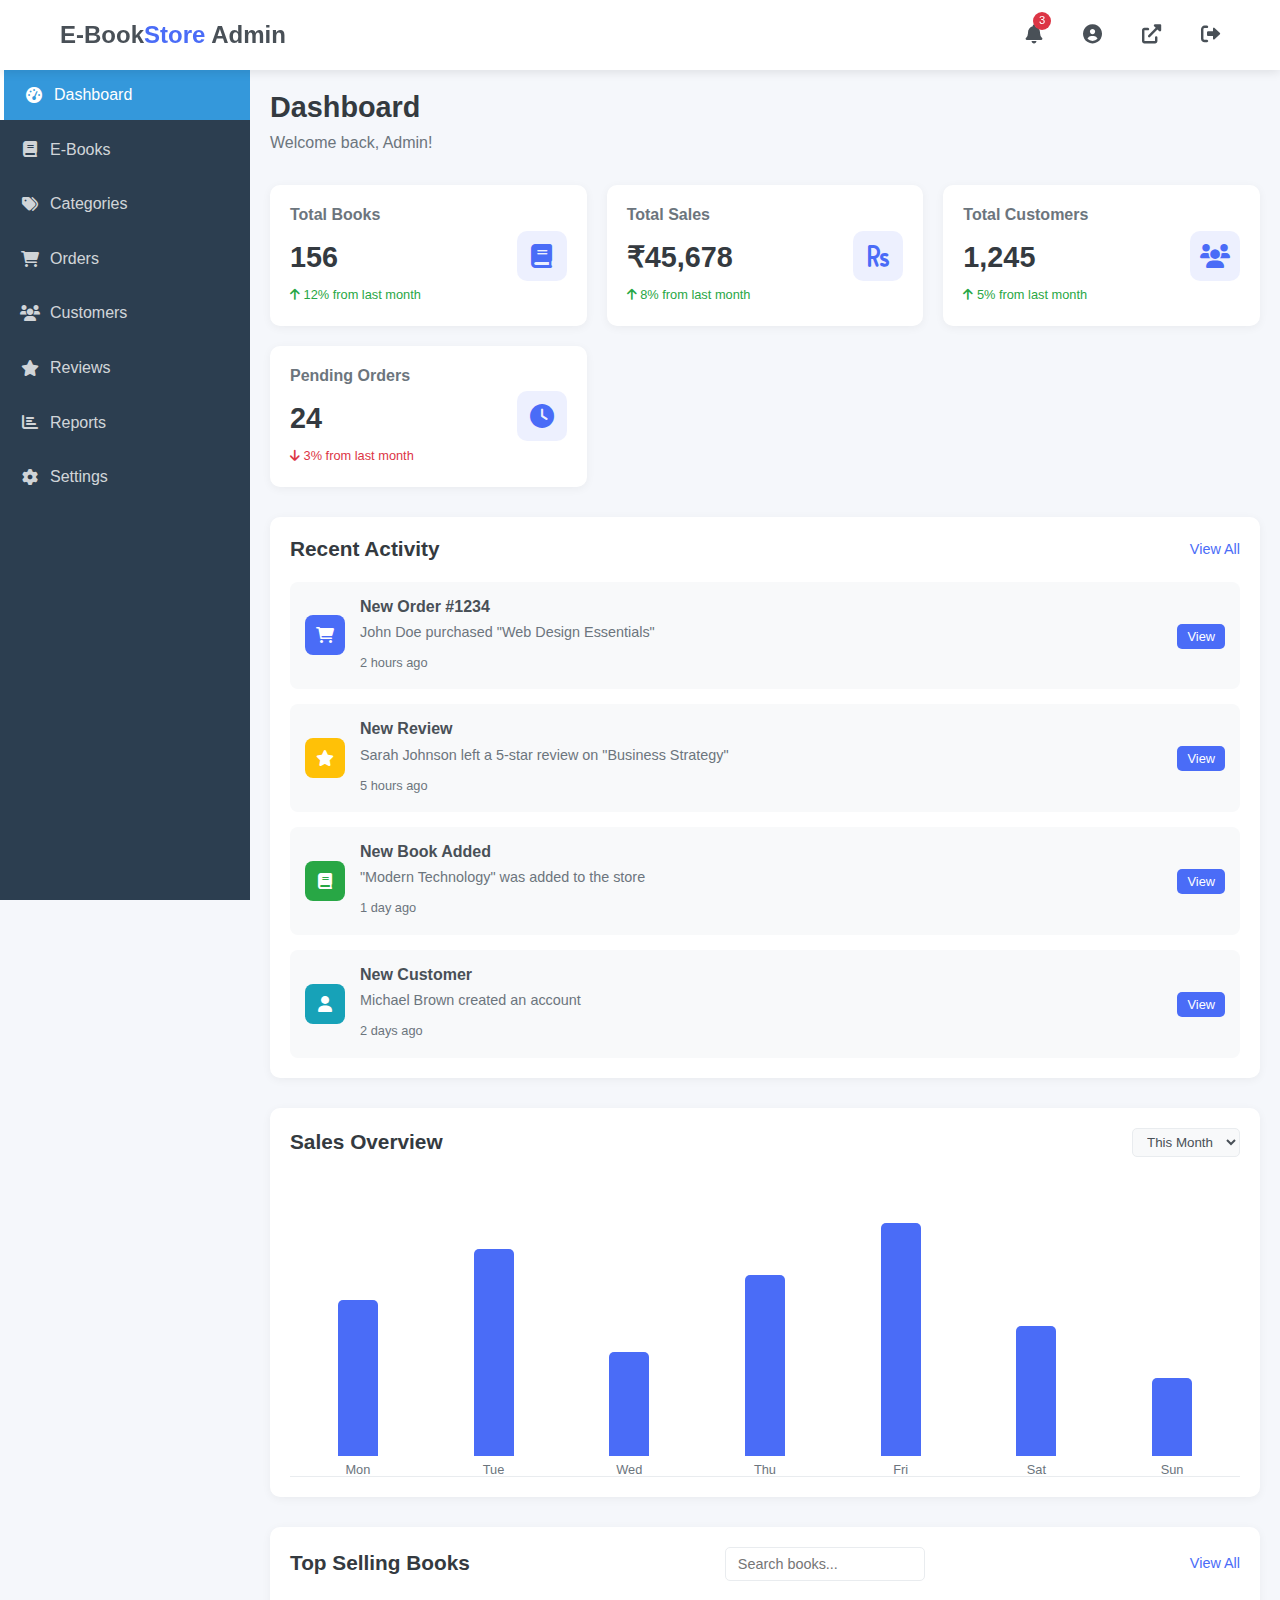
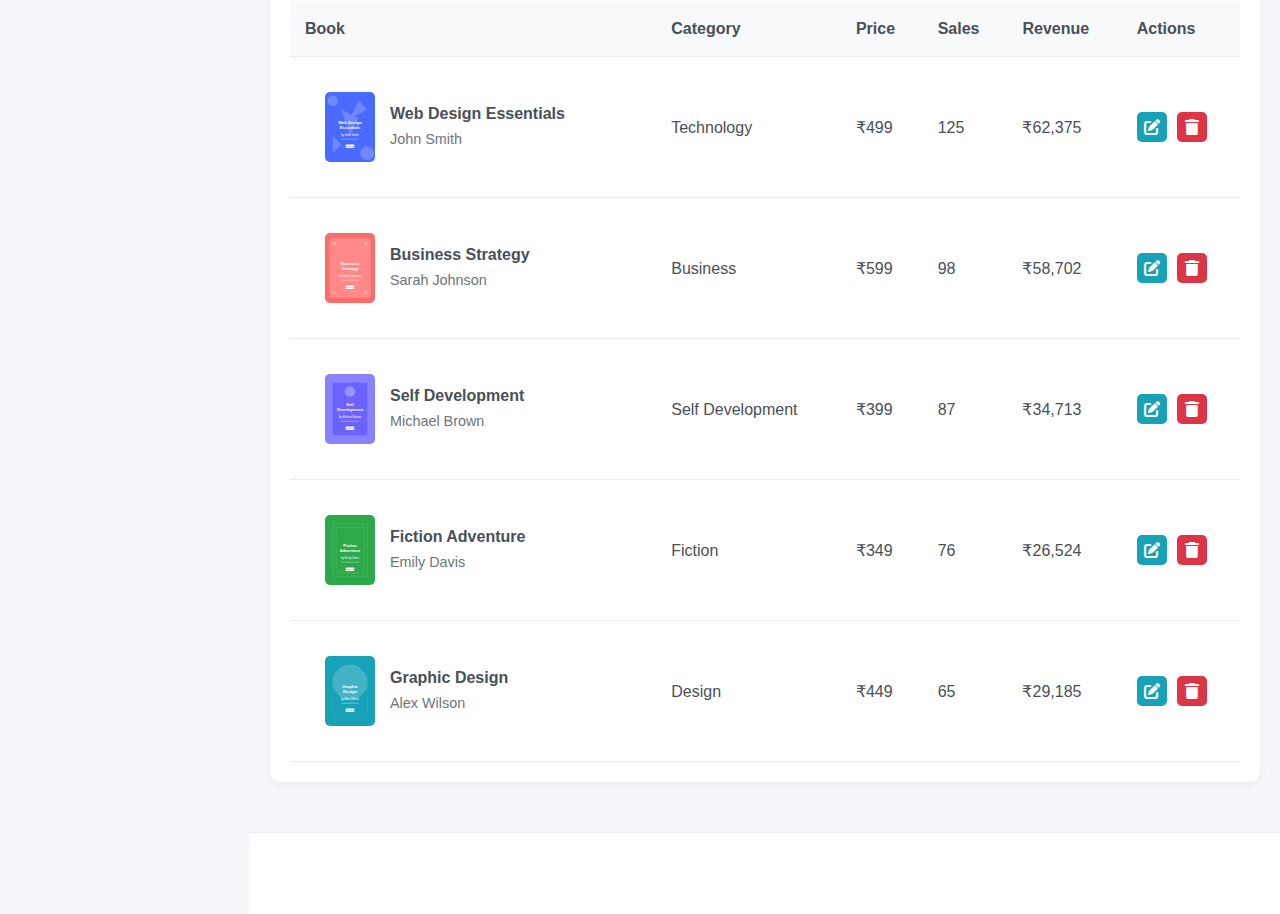
<file: admin/index.html>
<!DOCTYPE html>
<html lang="en">
<head>
    <meta charset="UTF-8">
    <meta name="viewport" content="width=device-width, initial-scale=1.0">
    <title>E-Book Store Admin Panel</title>
    <link rel="stylesheet" href="https://cdnjs.cloudflare.com/ajax/libs/font-awesome/6.0.0/css/all.min.css">
    <link rel="stylesheet" href="../css/style.css">
    <link rel="stylesheet" href="css/admin.css">
</head>
<body>
    <!-- Header -->
    <header>
        <div class="container">
            <div class="logo">
                <h1><a href="index.html">E-Book<span>Store</span> Admin</a></h1>
            </div>
            <div class="nav-icons">
                <a href="#" class="notifications">
                    <i class="fas fa-bell"></i>
                    <span class="notification-count">3</span>
                </a>
                <a href="#" class="admin-profile">
                    <i class="fas fa-user-circle"></i>
                </a>
                <a href="../index.html" class="view-site">
                    <i class="fas fa-external-link-alt"></i>
                </a>
                <a href="#" class="logout-btn">
                    <i class="fas fa-sign-out-alt"></i>
                </a>
            </div>
        </div>
    </header>

    <!-- Admin Dashboard -->
    <div class="admin-dashboard">
        <!-- Sidebar -->
        <div class="sidebar">
            <nav class="sidebar-nav">
                <ul>
                    <li class="active">
                        <a href="index.html">
                            <i class="fas fa-tachometer-alt"></i>
                            <span>Dashboard</span>
                        </a>
                    </li>
                    <li>
                        <a href="books.html">
                            <i class="fas fa-book"></i>
                            <span>E-Books</span>
                        </a>
                    </li>
                    <li>
                        <a href="categories.html">
                            <i class="fas fa-tags"></i>
                            <span>Categories</span>
                        </a>
                    </li>
                    <li>
                        <a href="orders.html">
                            <i class="fas fa-shopping-cart"></i>
                            <span>Orders</span>
                        </a>
                    </li>
                    <li>
                        <a href="customers.html">
                            <i class="fas fa-users"></i>
                            <span>Customers</span>
                        </a>
                    </li>
                    <li>
                        <a href="reviews.html">
                            <i class="fas fa-star"></i>
                            <span>Reviews</span>
                        </a>
                    </li>
                    <li>
                        <a href="reports.html">
                            <i class="fas fa-chart-bar"></i>
                            <span>Reports</span>
                        </a>
                    </li>
                    <li>
                        <a href="settings.html">
                            <i class="fas fa-cog"></i>
                            <span>Settings</span>
                        </a>
                    </li>
                </ul>
            </nav>
        </div>

        <!-- Main Content -->
        <div class="main-content">
            <div class="page-header">
                <h2>Dashboard</h2>
                <p>Welcome back, Admin!</p>
            </div>

            <!-- Stats Cards -->
            <div class="stats-cards">
                <div class="stat-card">
                    <div class="stat-card-content">
                        <h3>Total Books</h3>
                        <p class="stat-number">156</p>
                        <p class="stat-change positive"><i class="fas fa-arrow-up"></i> 12% from last month</p>
                    </div>
                    <div class="stat-card-icon">
                        <i class="fas fa-book"></i>
                    </div>
                </div>

                <div class="stat-card">
                    <div class="stat-card-content">
                        <h3>Total Sales</h3>
                        <p class="stat-number">₹45,678</p>
                        <p class="stat-change positive"><i class="fas fa-arrow-up"></i> 8% from last month</p>
                    </div>
                    <div class="stat-card-icon">
                        <i class="fas fa-rupee-sign"></i>
                    </div>
                </div>

                <div class="stat-card">
                    <div class="stat-card-content">
                        <h3>Total Customers</h3>
                        <p class="stat-number">1,245</p>
                        <p class="stat-change positive"><i class="fas fa-arrow-up"></i> 5% from last month</p>
                    </div>
                    <div class="stat-card-icon">
                        <i class="fas fa-users"></i>
                    </div>
                </div>

                <div class="stat-card">
                    <div class="stat-card-content">
                        <h3>Pending Orders</h3>
                        <p class="stat-number">24</p>
                        <p class="stat-change negative"><i class="fas fa-arrow-down"></i> 3% from last month</p>
                    </div>
                    <div class="stat-card-icon">
                        <i class="fas fa-clock"></i>
                    </div>
                </div>
            </div>

            <!-- Recent Activity -->
            <div class="recent-activity">
                <div class="section-header">
                    <h3>Recent Activity</h3>
                    <a href="#" class="view-all">View All</a>
                </div>
                <div class="activity-list">
                    <div class="activity-item">
                        <div class="activity-icon order">
                            <i class="fas fa-shopping-cart"></i>
                        </div>
                        <div class="activity-details">
                            <h4>New Order #1234</h4>
                            <p>John Doe purchased "Web Design Essentials"</p>
                            <span class="activity-time">2 hours ago</span>
                        </div>
                        <div class="activity-action">
                            <a href="#" class="btn-sm">View</a>
                        </div>
                    </div>

                    <div class="activity-item">
                        <div class="activity-icon review">
                            <i class="fas fa-star"></i>
                        </div>
                        <div class="activity-details">
                            <h4>New Review</h4>
                            <p>Sarah Johnson left a 5-star review on "Business Strategy"</p>
                            <span class="activity-time">5 hours ago</span>
                        </div>
                        <div class="activity-action">
                            <a href="#" class="btn-sm">View</a>
                        </div>
                    </div>

                    <div class="activity-item">
                        <div class="activity-icon book">
                            <i class="fas fa-book"></i>
                        </div>
                        <div class="activity-details">
                            <h4>New Book Added</h4>
                            <p>"Modern Technology" was added to the store</p>
                            <span class="activity-time">1 day ago</span>
                        </div>
                        <div class="activity-action">
                            <a href="#" class="btn-sm">View</a>
                        </div>
                    </div>

                    <div class="activity-item">
                        <div class="activity-icon user">
                            <i class="fas fa-user"></i>
                        </div>
                        <div class="activity-details">
                            <h4>New Customer</h4>
                            <p>Michael Brown created an account</p>
                            <span class="activity-time">2 days ago</span>
                        </div>
                        <div class="activity-action">
                            <a href="#" class="btn-sm">View</a>
                        </div>
                    </div>
                </div>
            </div>

            <!-- Sales Overview -->
            <div class="sales-overview">
                <div class="section-header">
                    <h3>Sales Overview</h3>
                    <div class="period-selector">
                        <select>
                            <option value="week">This Week</option>
                            <option value="month" selected>This Month</option>
                            <option value="year">This Year</option>
                        </select>
                    </div>
                </div>
                <div class="sales-chart">
                    <!-- Chart Placeholder -->
                    <div class="chart-placeholder">
                        <div class="chart-bars">
                            <div class="chart-bar" style="height: 60%;"><span>Mon</span></div>
                            <div class="chart-bar" style="height: 80%;"><span>Tue</span></div>
                            <div class="chart-bar" style="height: 40%;"><span>Wed</span></div>
                            <div class="chart-bar" style="height: 70%;"><span>Thu</span></div>
                            <div class="chart-bar" style="height: 90%;"><span>Fri</span></div>
                            <div class="chart-bar" style="height: 50%;"><span>Sat</span></div>
                            <div class="chart-bar" style="height: 30%;"><span>Sun</span></div>
                        </div>
                    </div>
                </div>
            </div>

            <!-- Top Selling Books -->
            <div class="top-selling-books">
                <div class="section-header">
                    <h3>Top Selling Books</h3>
                    <a href="#" class="view-all">View All</a>
                </div>
                <div class="books-table-container">
                    <table class="books-table">
                        <thead>
                            <tr>
                                <th>Book</th>
                                <th>Category</th>
                                <th>Price</th>
                                <th>Sales</th>
                                <th>Revenue</th>
                                <th>Actions</th>
                            </tr>
                        </thead>
                        <tbody>
                            <tr>
                                <td>
                                    <div class="book-info">
                                        <img src="../images/book1.svg" alt="Web Design Essentials">
                                        <div>
                                            <h4>Web Design Essentials</h4>
                                            <p>John Smith</p>
                                        </div>
                                    </div>
                                </td>
                                <td>Technology</td>
                                <td>₹499</td>
                                <td>125</td>
                                <td>₹62,375</td>
                                <td>
                                    <div class="action-buttons">
                                        <a href="#" class="edit-btn"><i class="fas fa-edit"></i></a>
                                        <a href="#" class="delete-btn"><i class="fas fa-trash"></i></a>
                                    </div>
                                </td>
                            </tr>
                            <tr>
                                <td>
                                    <div class="book-info">
                                        <img src="../images/book2.svg" alt="Business Strategy">
                                        <div>
                                            <h4>Business Strategy</h4>
                                            <p>Sarah Johnson</p>
                                        </div>
                                    </div>
                                </td>
                                <td>Business</td>
                                <td>₹599</td>
                                <td>98</td>
                                <td>₹58,702</td>
                                <td>
                                    <div class="action-buttons">
                                        <a href="#" class="edit-btn"><i class="fas fa-edit"></i></a>
                                        <a href="#" class="delete-btn"><i class="fas fa-trash"></i></a>
                                    </div>
                                </td>
                            </tr>
                            <tr>
                                <td>
                                    <div class="book-info">
                                        <img src="../images/book3.svg" alt="Self Development">
                                        <div>
                                            <h4>Self Development</h4>
                                            <p>Michael Brown</p>
                                        </div>
                                    </div>
                                </td>
                                <td>Self Development</td>
                                <td>₹399</td>
                                <td>87</td>
                                <td>₹34,713</td>
                                <td>
                                    <div class="action-buttons">
                                        <a href="#" class="edit-btn"><i class="fas fa-edit"></i></a>
                                        <a href="#" class="delete-btn"><i class="fas fa-trash"></i></a>
                                    </div>
                                </td>
                            </tr>
                            <tr>
                                <td>
                                    <div class="book-info">
                                        <img src="../images/book4.svg" alt="Fiction Adventure">
                                        <div>
                                            <h4>Fiction Adventure</h4>
                                            <p>Emily Davis</p>
                                        </div>
                                    </div>
                                </td>
                                <td>Fiction</td>
                                <td>₹349</td>
                                <td>76</td>
                                <td>₹26,524</td>
                                <td>
                                    <div class="action-buttons">
                                        <a href="#" class="edit-btn"><i class="fas fa-edit"></i></a>
                                        <a href="#" class="delete-btn"><i class="fas fa-trash"></i></a>
                                    </div>
                                </td>
                            </tr>
                            <tr>
                                <td>
                                    <div class="book-info">
                                        <img src="../images/book5.svg" alt="Graphic Design">
                                        <div>
                                            <h4>Graphic Design</h4>
                                            <p>Alex Wilson</p>
                                        </div>
                                    </div>
                                </td>
                                <td>Design</td>
                                <td>₹449</td>
                                <td>65</td>
                                <td>₹29,185</td>
                                <td>
                                    <div class="action-buttons">
                                        <a href="#" class="edit-btn"><i class="fas fa-edit"></i></a>
                                        <a href="#" class="delete-btn"><i class="fas fa-trash"></i></a>
                                    </div>
                                </td>
                            </tr>
                        </tbody>
                    </table>
                </div>
            </div>
        </div>
    </div>

    <!-- Footer -->
    <footer class="admin-footer">
        <div class="container">
            <p>&copy; 2023 E-Book Store Admin Panel. All rights reserved.</p>
        </div>
    </footer>

    <!-- JavaScript -->
    <script src="../js/main.js"></script>
    <script src="js/admin.js"></script>
</body>
</html>
</file>
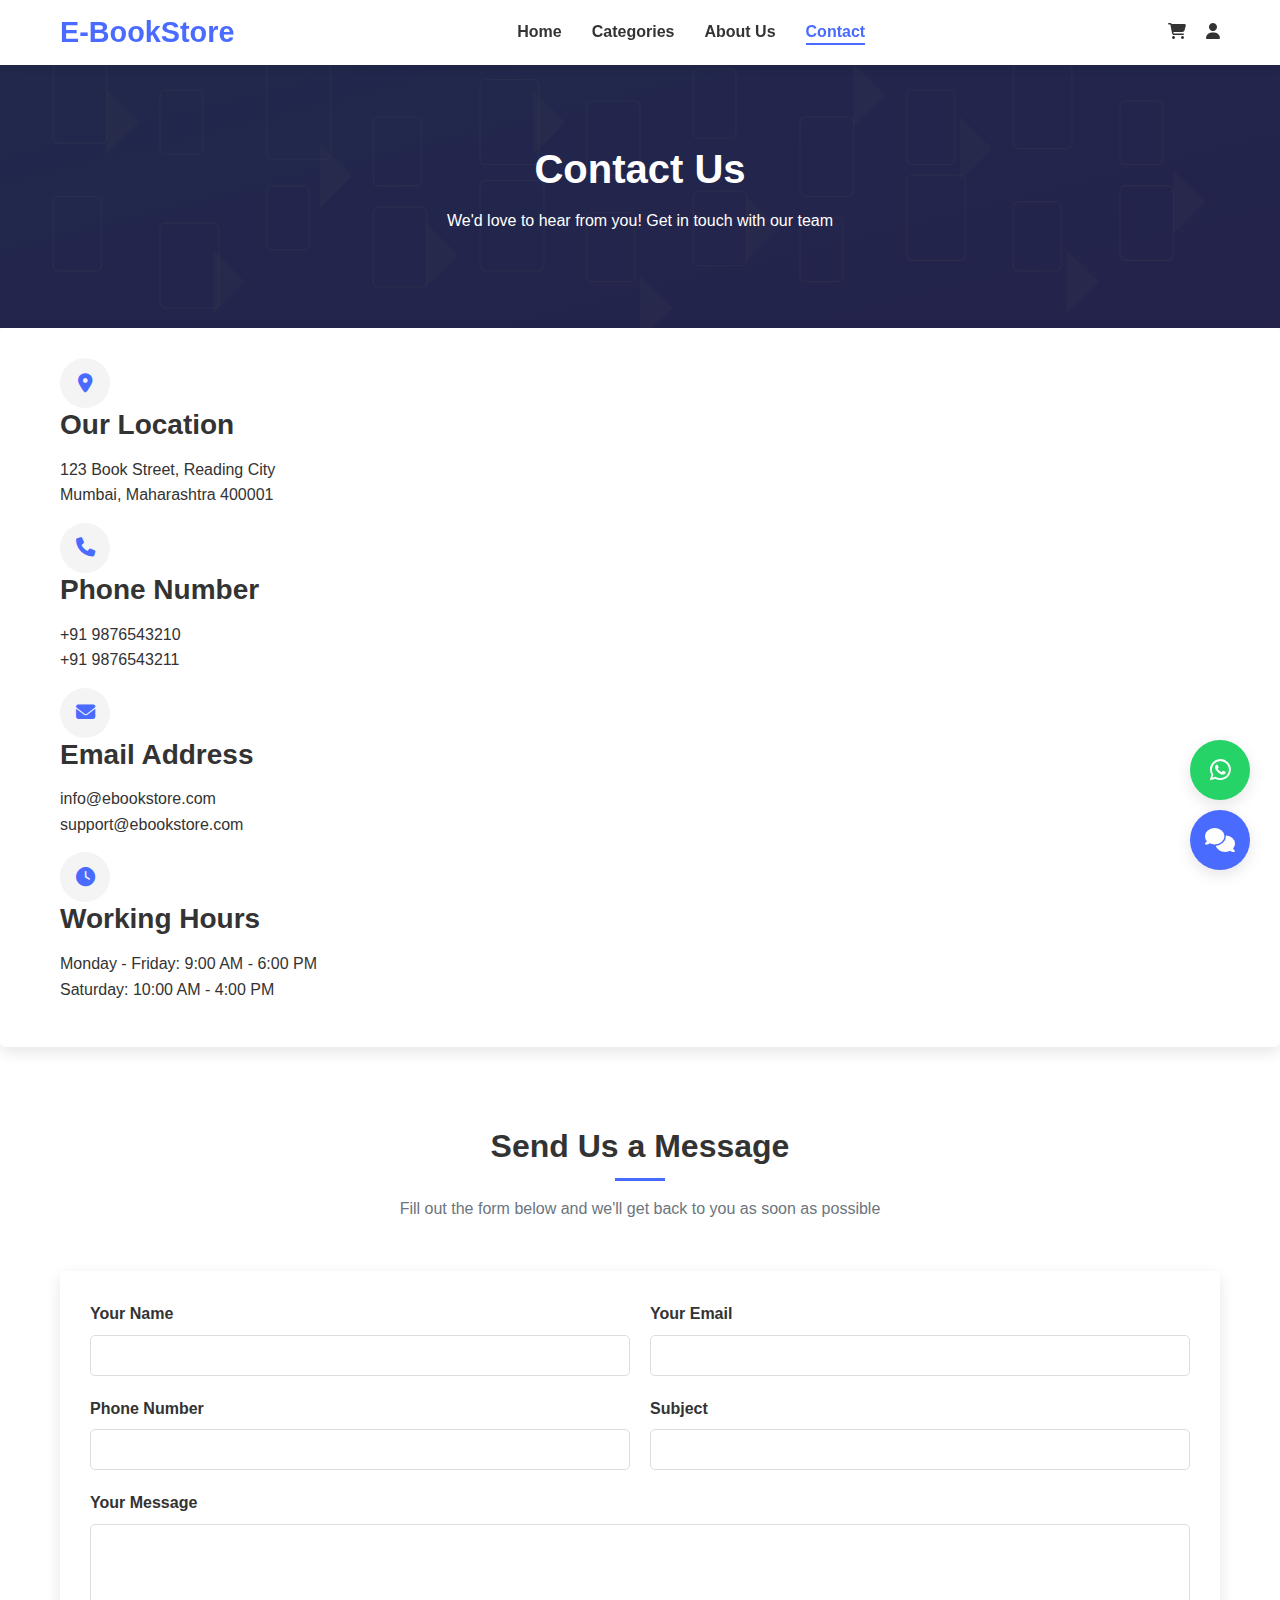
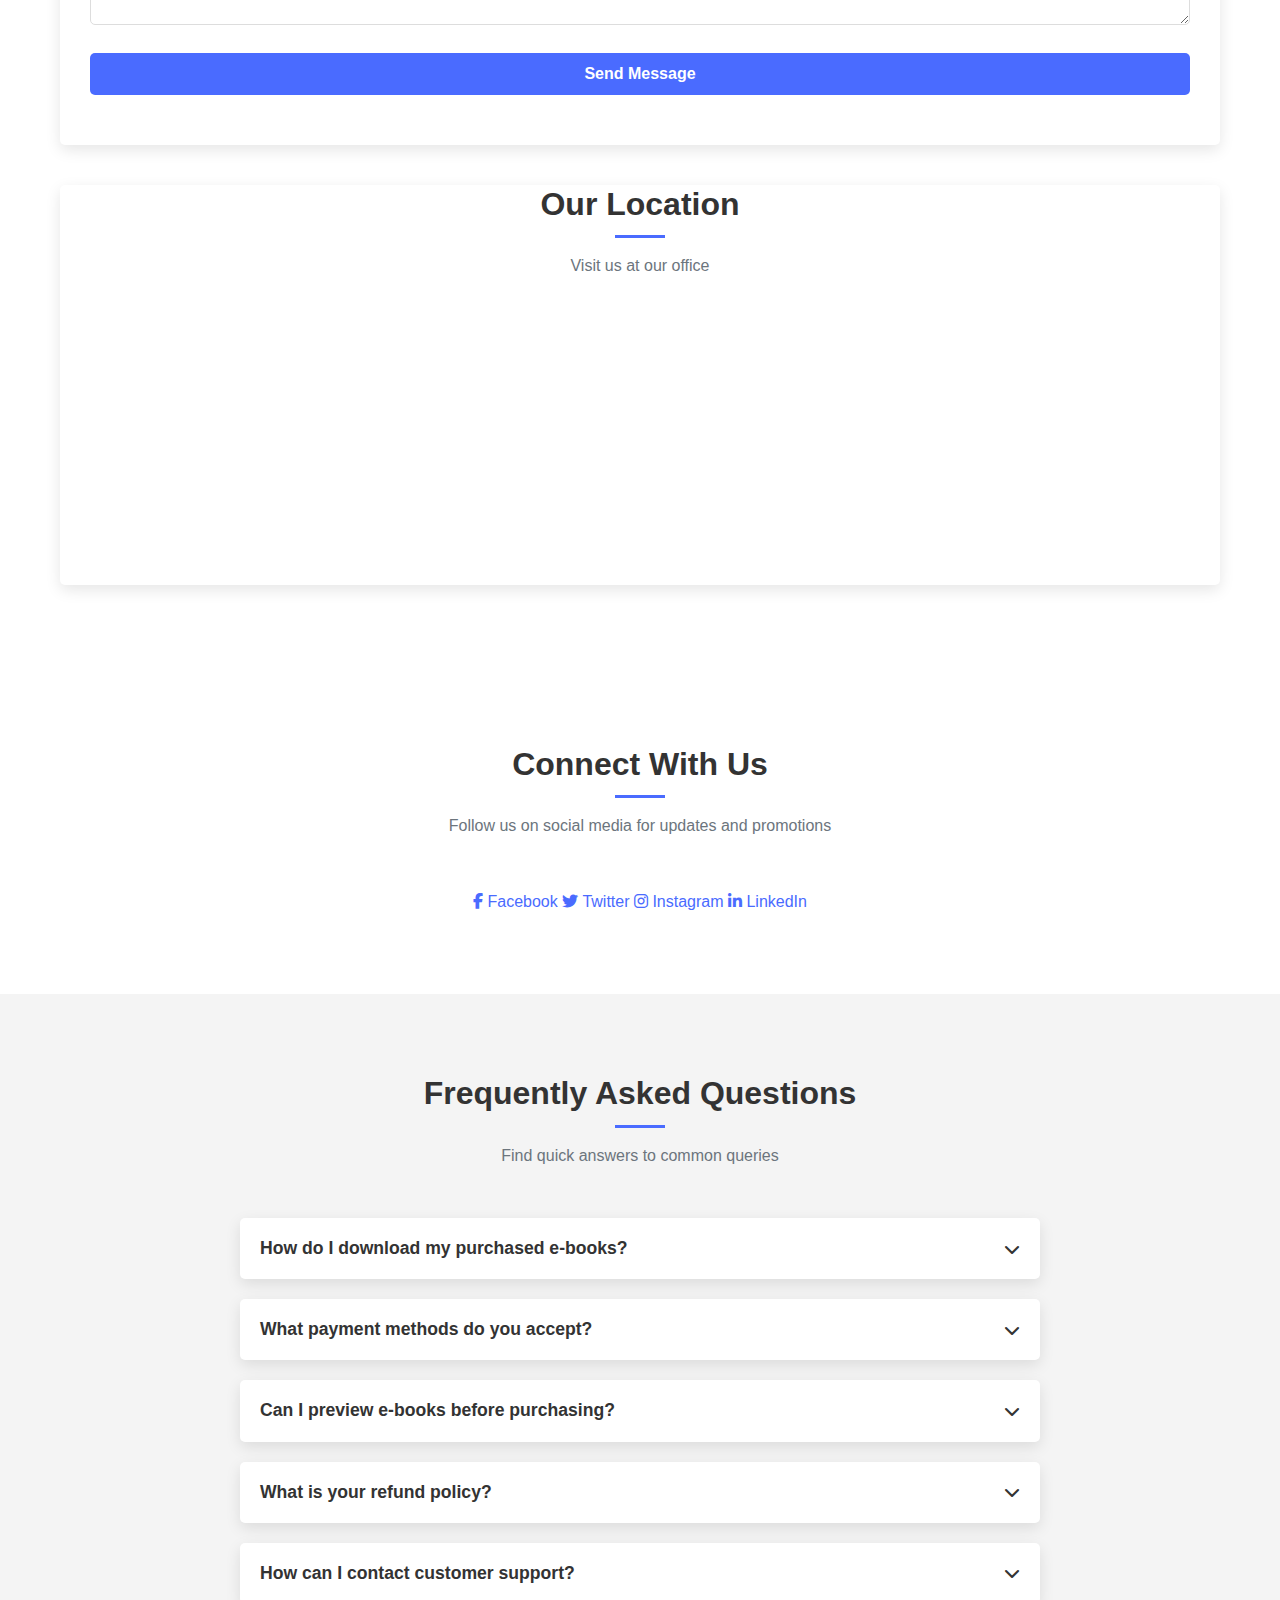
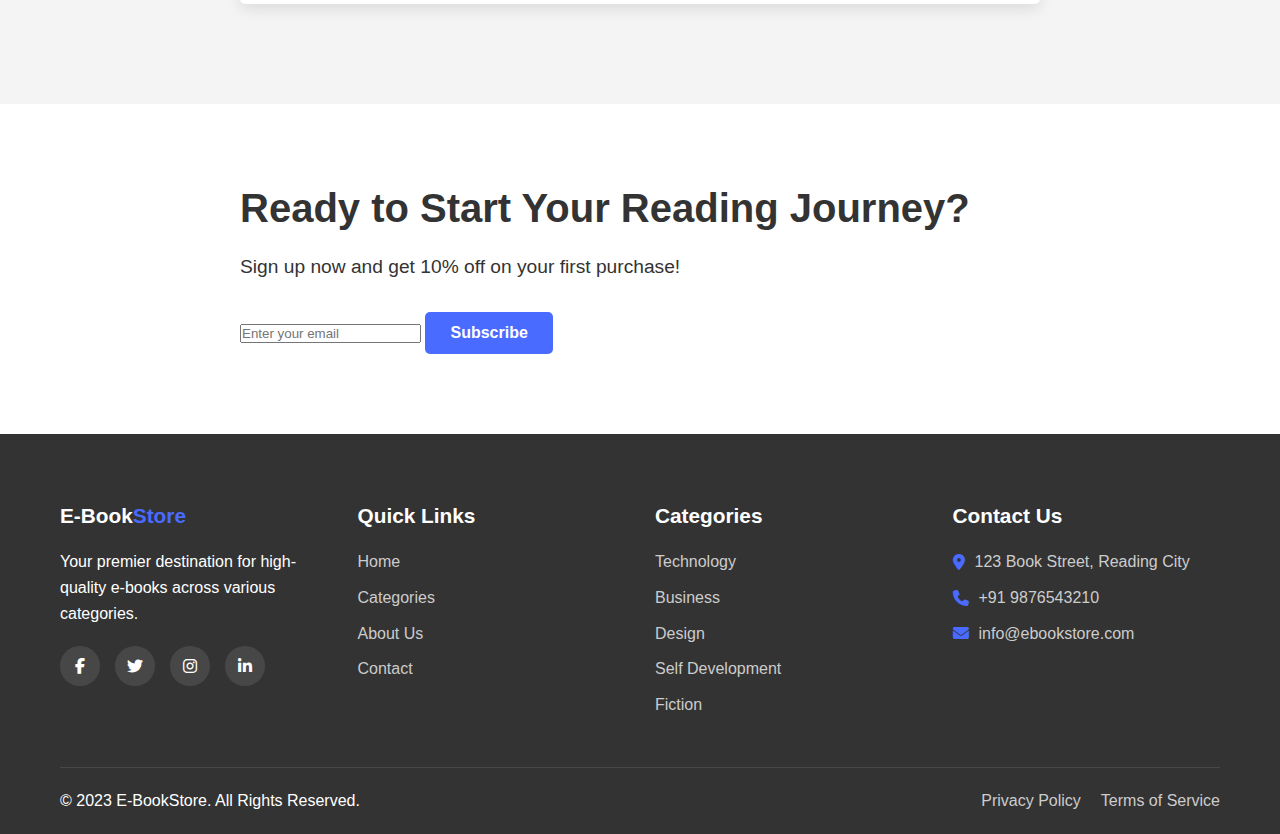
<file: contact.html>
<!DOCTYPE html>
<html lang="en">
<head>
    <meta charset="UTF-8">
    <meta name="viewport" content="width=device-width, initial-scale=1.0">
    <title>E-Book Store - Contact Us</title>
    <link rel="stylesheet" href="css/style.css">
    <link rel="stylesheet" href="https://cdnjs.cloudflare.com/ajax/libs/font-awesome/6.4.0/css/all.min.css">
    <meta name="description" content="Get in touch with our team for any queries or support regarding our e-books.">
</head>
<body>
    <!-- Header Section -->
    <header>
        <div class="container">
            <div class="logo">
                <a href="index.html"><h1>E-Book<span>Store</span></h1></a>
            </div>
            <nav>
                <ul class="nav-links">
                    <li><a href="index.html">Home</a></li>
                    <li><a href="categories.html">Categories</a></li>
                    <li><a href="about.html">About Us</a></li>
                    <li><a href="contact.html" class="active">Contact</a></li>
                </ul>
            </nav>
            <div class="nav-icons">
                <a href="cart.html" class="cart-icon"><i class="fas fa-shopping-cart"></i><span class="cart-count">0</span></a>
                <a href="#" class="user-icon" id="userIcon"><i class="fas fa-user"></i></a>
                <div class="mobile-menu">
                    <i class="fas fa-bars"></i>
                </div>
            </div>
        </div>
    </header>

    <!-- Page Banner -->
    <section class="page-banner">
        <div class="container">
            <h1>Contact Us</h1>
            <p>We'd love to hear from you! Get in touch with our team</p>
        </div>
    </section>

    <!-- Contact Information Section -->
    <section class="contact-info">
        <div class="container">
            <div class="contact-grid">
                <div class="contact-card">
                    <div class="contact-icon">
                        <i class="fas fa-map-marker-alt"></i>
                    </div>
                    <h3>Our Location</h3>
                    <p>123 Book Street, Reading City<br>Mumbai, Maharashtra 400001</p>
                </div>
                <div class="contact-card">
                    <div class="contact-icon">
                        <i class="fas fa-phone"></i>
                    </div>
                    <h3>Phone Number</h3>
                    <p>+91 9876543210<br>+91 9876543211</p>
                </div>
                <div class="contact-card">
                    <div class="contact-icon">
                        <i class="fas fa-envelope"></i>
                    </div>
                    <h3>Email Address</h3>
                    <p>info@ebookstore.com<br>support@ebookstore.com</p>
                </div>
                <div class="contact-card">
                    <div class="contact-icon">
                        <i class="fas fa-clock"></i>
                    </div>
                    <h3>Working Hours</h3>
                    <p>Monday - Friday: 9:00 AM - 6:00 PM<br>Saturday: 10:00 AM - 4:00 PM</p>
                </div>
            </div>
        </div>
    </section>

    <!-- Contact Form Section -->
    <section class="contact-form-section">
        <div class="container">
            <div class="contact-wrapper">
                <div class="form-container">
                    <div class="section-header">
                        <h2>Send Us a Message</h2>
                        <p>Fill out the form below and we'll get back to you as soon as possible</p>
                    </div>
                    <form id="contactForm" class="contact-form">
                        <div class="form-row">
                            <div class="form-group">
                                <label for="name">Your Name</label>
                                <input type="text" id="name" name="name" required>
                            </div>
                            <div class="form-group">
                                <label for="email">Your Email</label>
                                <input type="email" id="email" name="email" required>
                            </div>
                        </div>
                        <div class="form-row">
                            <div class="form-group">
                                <label for="phone">Phone Number</label>
                                <input type="tel" id="phone" name="phone">
                            </div>
                            <div class="form-group">
                                <label for="subject">Subject</label>
                                <input type="text" id="subject" name="subject" required>
                            </div>
                        </div>
                        <div class="form-group">
                            <label for="message">Your Message</label>
                            <textarea id="message" name="message" rows="5" required></textarea>
                        </div>
                        <div class="form-group">
                            <button type="submit" class="btn btn-primary btn-block">Send Message</button>
                        </div>
                    </form>
                </div>
                <div class="map-container">
                    <div class="section-header">
                        <h2>Our Location</h2>
                        <p>Visit us at our office</p>
                    </div>
                    <div class="map">
                        <!-- Replace with actual Google Maps embed code -->
                        <iframe src="https://www.google.com/maps/embed?pb=!1m18!1m12!1m3!1d241317.11609823277!2d72.74109995709657!3d19.08219783958221!2m3!1f0!2f0!3f0!3m2!1i1024!2i768!4f13.1!3m3!1m2!1s0x3be7c6306644edc1%3A0x5da4ed8f8d648c69!2sMumbai%2C%20Maharashtra!5e0!3m2!1sen!2sin!4v1625689257237!5m2!1sen!2sin" width="100%" height="100%" style="border:0;" allowfullscreen="" loading="lazy"></iframe>
                    </div>
                </div>
            </div>
        </div>
    </section>

    <!-- Connect Section -->
    <section class="connect-section">
        <div class="container">
            <div class="section-header">
                <h2>Connect With Us</h2>
                <p>Follow us on social media for updates and promotions</p>
            </div>
            <div class="social-connect">
                <a href="#" class="social-connect-card facebook">
                    <i class="fab fa-facebook-f"></i>
                    <span>Facebook</span>
                </a>
                <a href="#" class="social-connect-card twitter">
                    <i class="fab fa-twitter"></i>
                    <span>Twitter</span>
                </a>
                <a href="#" class="social-connect-card instagram">
                    <i class="fab fa-instagram"></i>
                    <span>Instagram</span>
                </a>
                <a href="#" class="social-connect-card linkedin">
                    <i class="fab fa-linkedin-in"></i>
                    <span>LinkedIn</span>
                </a>
            </div>
        </div>
    </section>

    <!-- FAQ Section -->
    <section class="faq-section">
        <div class="container">
            <div class="section-header">
                <h2>Frequently Asked Questions</h2>
                <p>Find quick answers to common queries</p>
            </div>
            <div class="faq-container">
                <div class="faq-item">
                    <div class="faq-question">
                        <h3>How do I download my purchased e-books?</h3>
                        <i class="fas fa-chevron-down"></i>
                    </div>
                    <div class="faq-answer">
                        <p>After completing your purchase, you can download your e-books from the "My Library" section in your account. Simply log in, navigate to your library, and click on the download button next to the e-book.</p>
                    </div>
                </div>
                <div class="faq-item">
                    <div class="faq-question">
                        <h3>What payment methods do you accept?</h3>
                        <i class="fas fa-chevron-down"></i>
                    </div>
                    <div class="faq-answer">
                        <p>We accept payments via UPI (QR code or UPI ID). This ensures a secure and convenient transaction process for all our customers.</p>
                    </div>
                </div>
                <div class="faq-item">
                    <div class="faq-question">
                        <h3>Can I preview e-books before purchasing?</h3>
                        <i class="fas fa-chevron-down"></i>
                    </div>
                    <div class="faq-answer">
                        <p>Yes, we offer a preview feature for all our e-books. You can read a sample of the content before making your purchase decision. Look for the "Preview" button on the book's page.</p>
                    </div>
                </div>
                <div class="faq-item">
                    <div class="faq-question">
                        <h3>What is your refund policy?</h3>
                        <i class="fas fa-chevron-down"></i>
                    </div>
                    <div class="faq-answer">
                        <p>We offer a 7-day refund policy for all purchases. If you're not satisfied with your e-book, you can request a refund within 7 days of purchase. Please contact our support team with your order details.</p>
                    </div>
                </div>
                <div class="faq-item">
                    <div class="faq-question">
                        <h3>How can I contact customer support?</h3>
                        <i class="fas fa-chevron-down"></i>
                    </div>
                    <div class="faq-answer">
                        <p>You can reach our customer support team through multiple channels: email at support@ebookstore.com, phone at +91 9876543210, or through the live chat feature available on our website.</p>
                    </div>
                </div>
            </div>
        </div>
    </section>

    <!-- Call to Action Section -->
    <section class="cta">
        <div class="container">
            <div class="cta-content">
                <h2>Ready to Start Your Reading Journey?</h2>
                <p>Sign up now and get 10% off on your first purchase!</p>
                <form class="cta-form">
                    <input type="email" placeholder="Enter your email" required>
                    <button type="submit" class="btn btn-primary">Subscribe</button>
                </form>
            </div>
        </div>
    </section>

    <!-- Footer Section -->
    <footer>
        <div class="container">
            <div class="footer-grid">
                <div class="footer-about">
                    <h3>E-Book<span>Store</span></h3>
                    <p>Your premier destination for high-quality e-books across various categories.</p>
                    <div class="social-icons">
                        <a href="#"><i class="fab fa-facebook-f"></i></a>
                        <a href="#"><i class="fab fa-twitter"></i></a>
                        <a href="#"><i class="fab fa-instagram"></i></a>
                        <a href="#"><i class="fab fa-linkedin-in"></i></a>
                    </div>
                </div>
                <div class="footer-links">
                    <h3>Quick Links</h3>
                    <ul>
                        <li><a href="index.html">Home</a></li>
                        <li><a href="categories.html">Categories</a></li>
                        <li><a href="about.html">About Us</a></li>
                        <li><a href="contact.html">Contact</a></li>
                    </ul>
                </div>
                <div class="footer-categories">
                    <h3>Categories</h3>
                    <ul>
                        <li><a href="categories.html?category=technology">Technology</a></li>
                        <li><a href="categories.html?category=business">Business</a></li>
                        <li><a href="categories.html?category=design">Design</a></li>
                        <li><a href="categories.html?category=self-development">Self Development</a></li>
                        <li><a href="categories.html?category=fiction">Fiction</a></li>
                    </ul>
                </div>
                <div class="footer-contact">
                    <h3>Contact Us</h3>
                    <ul>
                        <li><i class="fas fa-map-marker-alt"></i> 123 Book Street, Reading City</li>
                        <li><i class="fas fa-phone"></i> +91 9876543210</li>
                        <li><i class="fas fa-envelope"></i> info@ebookstore.com</li>
                    </ul>
                </div>
            </div>
            <div class="footer-bottom">
                <p>&copy; 2023 E-BookStore. All Rights Reserved.</p>
                <div class="footer-bottom-links">
                    <a href="#">Privacy Policy</a>
                    <a href="#">Terms of Service</a>
                </div>
            </div>
        </div>
    </footer>

    <!-- Login/Register Modal -->
    <div class="modal" id="authModal">
        <div class="modal-content">
            <span class="close-modal">&times;</span>
            <div class="auth-tabs">
                <button class="auth-tab active" data-tab="login">Login</button>
                <button class="auth-tab" data-tab="register">Register</button>
            </div>
            <div class="auth-content">
                <div class="auth-form login-form active">
                    <h2>Login to Your Account</h2>
                    <form id="loginForm">
                        <div class="form-group">
                            <label for="loginEmail">Email</label>
                            <input type="email" id="loginEmail" required>
                        </div>
                        <div class="form-group">
                            <label for="loginPassword">Password</label>
                            <input type="password" id="loginPassword" required>
                        </div>
                        <div class="form-group remember-forgot">
                            <div>
                                <input type="checkbox" id="rememberMe">
                                <label for="rememberMe">Remember me</label>
                            </div>
                            <a href="#" class="forgot-password">Forgot Password?</a>
                        </div>
                        <button type="submit" class="btn btn-primary btn-block">Login</button>
                    </form>
                </div>
                <div class="auth-form register-form">
                    <h2>Create an Account</h2>
                    <form id="registerForm">
                        <div class="form-group">
                            <label for="registerName">Full Name</label>
                            <input type="text" id="registerName" required>
                        </div>
                        <div class="form-group">
                            <label for="registerEmail">Email</label>
                            <input type="email" id="registerEmail" required>
                        </div>
                        <div class="form-group">
                            <label for="registerPassword">Password</label>
                            <input type="password" id="registerPassword" required>
                        </div>
                        <div class="form-group">
                            <label for="confirmPassword">Confirm Password</label>
                            <input type="password" id="confirmPassword" required>
                        </div>
                        <div class="form-group">
                            <input type="checkbox" id="termsAgree" required>
                            <label for="termsAgree">I agree to the <a href="#">Terms & Conditions</a></label>
                        </div>
                        <button type="submit" class="btn btn-primary btn-block">Register</button>
                    </form>
                </div>
            </div>
        </div>
    </div>

    <!-- Chat Support Widget -->
    <div class="chat-widget">
        <div class="chat-button">
            <i class="fas fa-comments"></i>
        </div>
        <div class="chat-box">
            <div class="chat-header">
                <h3>Chat Support</h3>
                <span class="close-chat">&times;</span>
            </div>
            <div class="chat-messages">
                <div class="message support">
                    <div class="message-content">
                        <p>Hello! How can I help you today?</p>
                        <span class="message-time">10:00 AM</span>
                    </div>
                </div>
                <!-- More messages will be added dynamically -->
            </div>
            <div class="chat-input">
                <input type="text" placeholder="Type your message...">
                <button><i class="fas fa-paper-plane"></i></button>
            </div>
        </div>
    </div>

    <!-- WhatsApp Integration -->
    <a href="https://wa.me/919876543210" class="whatsapp-float" target="_blank">
        <i class="fab fa-whatsapp"></i>
    </a>

    <!-- Scripts -->
    <script src="js/main.js"></script>
</body>
</html>
</file>
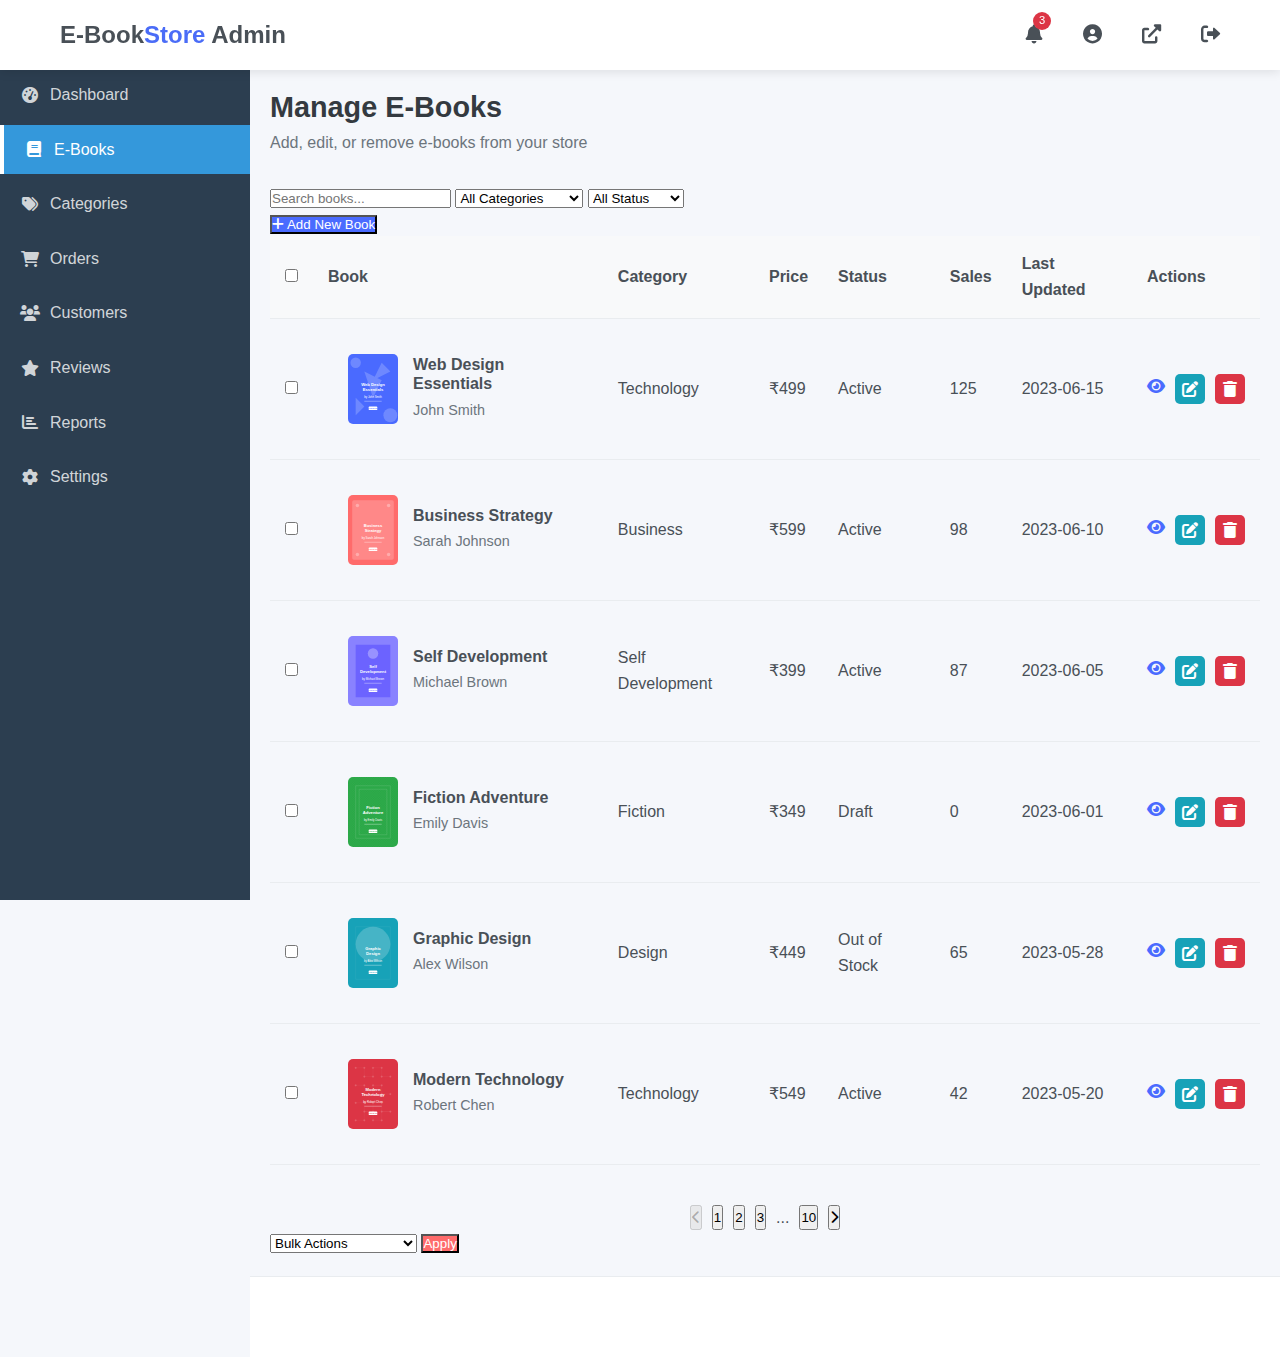
<file: admin/books.html>
<!DOCTYPE html>
<html lang="en">
<head>
    <meta charset="UTF-8">
    <meta name="viewport" content="width=device-width, initial-scale=1.0">
    <title>Manage Books - E-Book Store Admin Panel</title>
    <link rel="stylesheet" href="https://cdnjs.cloudflare.com/ajax/libs/font-awesome/6.0.0/css/all.min.css">
    <link rel="stylesheet" href="../css/style.css">
    <link rel="stylesheet" href="css/admin.css">
</head>
<body>
    <!-- Header -->
    <header>
        <div class="container">
            <div class="logo">
                <h1><a href="index.html">E-Book<span>Store</span> Admin</a></h1>
            </div>
            <div class="nav-icons">
                <a href="#" class="notifications">
                    <i class="fas fa-bell"></i>
                    <span class="notification-count">3</span>
                </a>
                <a href="#" class="admin-profile">
                    <i class="fas fa-user-circle"></i>
                </a>
                <a href="../index.html" class="view-site">
                    <i class="fas fa-external-link-alt"></i>
                </a>
                <a href="#" class="logout-btn">
                    <i class="fas fa-sign-out-alt"></i>
                </a>
            </div>
        </div>
    </header>

    <!-- Admin Dashboard -->
    <div class="admin-dashboard">
        <!-- Sidebar -->
        <div class="sidebar">
            <nav class="sidebar-nav">
                <ul>
                    <li>
                        <a href="index.html">
                            <i class="fas fa-tachometer-alt"></i>
                            <span>Dashboard</span>
                        </a>
                    </li>
                    <li class="active">
                        <a href="books.html">
                            <i class="fas fa-book"></i>
                            <span>E-Books</span>
                        </a>
                    </li>
                    <li>
                        <a href="categories.html">
                            <i class="fas fa-tags"></i>
                            <span>Categories</span>
                        </a>
                    </li>
                    <li>
                        <a href="orders.html">
                            <i class="fas fa-shopping-cart"></i>
                            <span>Orders</span>
                        </a>
                    </li>
                    <li>
                        <a href="customers.html">
                            <i class="fas fa-users"></i>
                            <span>Customers</span>
                        </a>
                    </li>
                    <li>
                        <a href="reviews.html">
                            <i class="fas fa-star"></i>
                            <span>Reviews</span>
                        </a>
                    </li>
                    <li>
                        <a href="reports.html">
                            <i class="fas fa-chart-bar"></i>
                            <span>Reports</span>
                        </a>
                    </li>
                    <li>
                        <a href="settings.html">
                            <i class="fas fa-cog"></i>
                            <span>Settings</span>
                        </a>
                    </li>
                </ul>
            </nav>
        </div>

        <!-- Main Content -->
        <div class="main-content">
            <div class="page-header">
                <h2>Manage E-Books</h2>
                <p>Add, edit, or remove e-books from your store</p>
            </div>

            <!-- Action Bar -->
            <div class="action-bar">
                <div class="search-filter">
                    <input type="text" id="book-search" placeholder="Search books...">
                    <select id="category-filter">
                        <option value="">All Categories</option>
                        <option value="Technology">Technology</option>
                        <option value="Business">Business</option>
                        <option value="Self Development">Self Development</option>
                        <option value="Fiction">Fiction</option>
                        <option value="Design">Design</option>
                    </select>
                    <select id="status-filter">
                        <option value="">All Status</option>
                        <option value="active">Active</option>
                        <option value="draft">Draft</option>
                        <option value="out-of-stock">Out of Stock</option>
                    </select>
                </div>
                <button id="add-book-btn" class="btn-primary">
                    <i class="fas fa-plus"></i> Add New Book
                </button>
            </div>

            <!-- Books Table -->
            <div class="books-table-container">
                <table class="books-table">
                    <thead>
                        <tr>
                            <th>
                                <input type="checkbox" id="select-all-books">
                            </th>
                            <th>Book</th>
                            <th>Category</th>
                            <th>Price</th>
                            <th>Status</th>
                            <th>Sales</th>
                            <th>Last Updated</th>
                            <th>Actions</th>
                        </tr>
                    </thead>
                    <tbody>
                        <tr>
                            <td>
                                <input type="checkbox" class="book-checkbox">
                            </td>
                            <td>
                                <div class="book-info">
                                    <img src="../images/book1.svg" alt="Web Design Essentials">
                                    <div>
                                        <h4>Web Design Essentials</h4>
                                        <p>John Smith</p>
                                    </div>
                                </div>
                            </td>
                            <td>Technology</td>
                            <td>₹499</td>
                            <td><span class="status-badge active">Active</span></td>
                            <td>125</td>
                            <td>2023-06-15</td>
                            <td>
                                <div class="action-buttons">
                                    <a href="#" class="view-btn" title="View"><i class="fas fa-eye"></i></a>
                                    <a href="#" class="edit-btn" title="Edit"><i class="fas fa-edit"></i></a>
                                    <a href="#" class="delete-btn" title="Delete"><i class="fas fa-trash"></i></a>
                                </div>
                            </td>
                        </tr>
                        <tr>
                            <td>
                                <input type="checkbox" class="book-checkbox">
                            </td>
                            <td>
                                <div class="book-info">
                                    <img src="../images/book2.svg" alt="Business Strategy">
                                    <div>
                                        <h4>Business Strategy</h4>
                                        <p>Sarah Johnson</p>
                                    </div>
                                </div>
                            </td>
                            <td>Business</td>
                            <td>₹599</td>
                            <td><span class="status-badge active">Active</span></td>
                            <td>98</td>
                            <td>2023-06-10</td>
                            <td>
                                <div class="action-buttons">
                                    <a href="#" class="view-btn" title="View"><i class="fas fa-eye"></i></a>
                                    <a href="#" class="edit-btn" title="Edit"><i class="fas fa-edit"></i></a>
                                    <a href="#" class="delete-btn" title="Delete"><i class="fas fa-trash"></i></a>
                                </div>
                            </td>
                        </tr>
                        <tr>
                            <td>
                                <input type="checkbox" class="book-checkbox">
                            </td>
                            <td>
                                <div class="book-info">
                                    <img src="../images/book3.svg" alt="Self Development">
                                    <div>
                                        <h4>Self Development</h4>
                                        <p>Michael Brown</p>
                                    </div>
                                </div>
                            </td>
                            <td>Self Development</td>
                            <td>₹399</td>
                            <td><span class="status-badge active">Active</span></td>
                            <td>87</td>
                            <td>2023-06-05</td>
                            <td>
                                <div class="action-buttons">
                                    <a href="#" class="view-btn" title="View"><i class="fas fa-eye"></i></a>
                                    <a href="#" class="edit-btn" title="Edit"><i class="fas fa-edit"></i></a>
                                    <a href="#" class="delete-btn" title="Delete"><i class="fas fa-trash"></i></a>
                                </div>
                            </td>
                        </tr>
                        <tr>
                            <td>
                                <input type="checkbox" class="book-checkbox">
                            </td>
                            <td>
                                <div class="book-info">
                                    <img src="../images/book4.svg" alt="Fiction Adventure">
                                    <div>
                                        <h4>Fiction Adventure</h4>
                                        <p>Emily Davis</p>
                                    </div>
                                </div>
                            </td>
                            <td>Fiction</td>
                            <td>₹349</td>
                            <td><span class="status-badge draft">Draft</span></td>
                            <td>0</td>
                            <td>2023-06-01</td>
                            <td>
                                <div class="action-buttons">
                                    <a href="#" class="view-btn" title="View"><i class="fas fa-eye"></i></a>
                                    <a href="#" class="edit-btn" title="Edit"><i class="fas fa-edit"></i></a>
                                    <a href="#" class="delete-btn" title="Delete"><i class="fas fa-trash"></i></a>
                                </div>
                            </td>
                        </tr>
                        <tr>
                            <td>
                                <input type="checkbox" class="book-checkbox">
                            </td>
                            <td>
                                <div class="book-info">
                                    <img src="../images/book5.svg" alt="Graphic Design">
                                    <div>
                                        <h4>Graphic Design</h4>
                                        <p>Alex Wilson</p>
                                    </div>
                                </div>
                            </td>
                            <td>Design</td>
                            <td>₹449</td>
                            <td><span class="status-badge out-of-stock">Out of Stock</span></td>
                            <td>65</td>
                            <td>2023-05-28</td>
                            <td>
                                <div class="action-buttons">
                                    <a href="#" class="view-btn" title="View"><i class="fas fa-eye"></i></a>
                                    <a href="#" class="edit-btn" title="Edit"><i class="fas fa-edit"></i></a>
                                    <a href="#" class="delete-btn" title="Delete"><i class="fas fa-trash"></i></a>
                                </div>
                            </td>
                        </tr>
                        <tr>
                            <td>
                                <input type="checkbox" class="book-checkbox">
                            </td>
                            <td>
                                <div class="book-info">
                                    <img src="../images/book6.svg" alt="Modern Technology">
                                    <div>
                                        <h4>Modern Technology</h4>
                                        <p>Robert Chen</p>
                                    </div>
                                </div>
                            </td>
                            <td>Technology</td>
                            <td>₹549</td>
                            <td><span class="status-badge active">Active</span></td>
                            <td>42</td>
                            <td>2023-05-20</td>
                            <td>
                                <div class="action-buttons">
                                    <a href="#" class="view-btn" title="View"><i class="fas fa-eye"></i></a>
                                    <a href="#" class="edit-btn" title="Edit"><i class="fas fa-edit"></i></a>
                                    <a href="#" class="delete-btn" title="Delete"><i class="fas fa-trash"></i></a>
                                </div>
                            </td>
                        </tr>
                    </tbody>
                </table>
            </div>

            <!-- Pagination -->
            <div class="pagination">
                <button class="pagination-btn" disabled><i class="fas fa-chevron-left"></i></button>
                <button class="pagination-btn active">1</button>
                <button class="pagination-btn">2</button>
                <button class="pagination-btn">3</button>
                <span class="pagination-ellipsis">...</span>
                <button class="pagination-btn">10</button>
                <button class="pagination-btn"><i class="fas fa-chevron-right"></i></button>
            </div>

            <!-- Bulk Actions -->
            <div class="bulk-actions">
                <select id="bulk-action-select">
                    <option value="">Bulk Actions</option>
                    <option value="activate">Activate</option>
                    <option value="draft">Set to Draft</option>
                    <option value="out-of-stock">Mark as Out of Stock</option>
                    <option value="delete">Delete</option>
                </select>
                <button class="btn-secondary" id="apply-bulk-action">Apply</button>
            </div>
        </div>
    </div>

    <!-- Add/Edit Book Modal -->
    <div class="modal" id="book-modal">
        <div class="modal-content">
            <div class="modal-header">
                <h3>Add New Book</h3>
                <button class="close-modal"><i class="fas fa-times"></i></button>
            </div>
            <div class="modal-body">
                <form id="book-form">
                    <div class="form-row">
                        <div class="form-group">
                            <label for="book-title">Book Title</label>
                            <input type="text" id="book-title" required>
                        </div>
                        <div class="form-group">
                            <label for="book-author">Author</label>
                            <input type="text" id="book-author" required>
                        </div>
                    </div>
                    <div class="form-row">
                        <div class="form-group">
                            <label for="book-category">Category</label>
                            <select id="book-category" required>
                                <option value="">Select Category</option>
                                <option value="Technology">Technology</option>
                                <option value="Business">Business</option>
                                <option value="Self Development">Self Development</option>
                                <option value="Fiction">Fiction</option>
                                <option value="Design">Design</option>
                            </select>
                        </div>
                        <div class="form-group">
                            <label for="book-price">Price (₹)</label>
                            <input type="number" id="book-price" min="0" step="0.01" required>
                        </div>
                    </div>
                    <div class="form-row">
                        <div class="form-group">
                            <label for="book-status">Status</label>
                            <select id="book-status" required>
                                <option value="active">Active</option>
                                <option value="draft">Draft</option>
                                <option value="out-of-stock">Out of Stock</option>
                            </select>
                        </div>
                        <div class="form-group">
                            <label for="book-stock">Stock Quantity</label>
                            <input type="number" id="book-stock" min="0" required>
                        </div>
                    </div>
                    <div class="form-group">
                        <label for="book-description">Description</label>
                        <textarea id="book-description" rows="4" required></textarea>
                    </div>
                    <div class="form-group">
                        <label for="book-cover">Book Cover</label>
                        <div class="file-upload">
                            <input type="file" id="book-cover" accept="image/*">
                            <label for="book-cover" class="file-upload-label">
                                <i class="fas fa-cloud-upload-alt"></i> Choose File
                            </label>
                            <span class="file-name">No file chosen</span>
                        </div>
                    </div>
                    <div class="form-group">
                        <label for="book-file">E-Book File</label>
                        <div class="file-upload">
                            <input type="file" id="book-file" accept=".pdf,.epub">
                            <label for="book-file" class="file-upload-label">
                                <i class="fas fa-cloud-upload-alt"></i> Choose File
                            </label>
                            <span class="file-name">No file chosen</span>
                        </div>
                    </div>
                    <div class="form-group">
                        <label>Preview Pages</label>
                        <div class="file-upload">
                            <input type="file" id="preview-pages" accept="image/*" multiple>
                            <label for="preview-pages" class="file-upload-label">
                                <i class="fas fa-cloud-upload-alt"></i> Choose Files
                            </label>
                            <span class="file-name">No files chosen</span>
                        </div>
                    </div>
                </form>
            </div>
            <div class="modal-footer">
                <button class="btn-secondary" id="cancel-book">Cancel</button>
                <button class="btn-primary" id="save-book">Save Book</button>
            </div>
        </div>
    </div>

    <!-- Delete Confirmation Modal -->
    <div class="modal" id="delete-modal">
        <div class="modal-content">
            <div class="modal-header">
                <h3>Confirm Delete</h3>
                <button class="close-modal"><i class="fas fa-times"></i></button>
            </div>
            <div class="modal-body">
                <p>Are you sure you want to delete this book? This action cannot be undone.</p>
            </div>
            <div class="modal-footer">
                <button class="btn-secondary" id="cancel-delete">Cancel</button>
                <button class="btn-danger" id="confirm-delete">Delete</button>
            </div>
        </div>
    </div>

    <!-- Footer -->
    <footer class="admin-footer">
        <div class="container">
            <p>&copy; 2023 E-Book Store Admin Panel. All rights reserved.</p>
        </div>
    </footer>

    <!-- JavaScript -->
    <script src="../js/main.js"></script>
    <script src="js/admin.js"></script>
    <script>
        document.addEventListener('DOMContentLoaded', function() {
            // Add Book Button
            const addBookBtn = document.getElementById('add-book-btn');
            const bookModal = document.getElementById('book-modal');
            const closeModalBtns = document.querySelectorAll('.close-modal');
            const cancelBookBtn = document.getElementById('cancel-book');
            const bookForm = document.getElementById('book-form');
            const saveBookBtn = document.getElementById('save-book');

            // Open modal when Add Book button is clicked
            addBookBtn.addEventListener('click', function() {
                bookModal.style.display = 'flex';
                document.querySelector('.modal-header h3').textContent = 'Add New Book';
                bookForm.reset();
            });

            // Close modal when close button or cancel button is clicked
            closeModalBtns.forEach(btn => {
                btn.addEventListener('click', function() {
                    bookModal.style.display = 'none';
                    document.getElementById('delete-modal').style.display = 'none';
                });
            });

            cancelBookBtn.addEventListener('click', function() {
                bookModal.style.display = 'none';
            });

            // Close modal when clicking outside the modal content
            window.addEventListener('click', function(event) {
                if (event.target === bookModal) {
                    bookModal.style.display = 'none';
                }
                if (event.target === document.getElementById('delete-modal')) {
                    document.getElementById('delete-modal').style.display = 'none';
                }
            });

            // File upload preview
            const fileInputs = document.querySelectorAll('input[type="file"]');
            fileInputs.forEach(input => {
                input.addEventListener('change', function() {
                    const fileName = this.files.length > 0 ? 
                        (this.files.length > 1 ? `${this.files.length} files selected` : this.files[0].name) : 
                        'No file chosen';
                    this.nextElementSibling.nextElementSibling.textContent = fileName;
                });
            });

            // Save book form
            saveBookBtn.addEventListener('click', function() {
                if (bookForm.checkValidity()) {
                    // Simulate saving book
                    alert('Book saved successfully!');
                    bookModal.style.display = 'none';
                } else {
                    bookForm.reportValidity();
                }
            });

            // Edit book buttons
            const editBtns = document.querySelectorAll('.edit-btn');
            editBtns.forEach(btn => {
                btn.addEventListener('click', function(e) {
                    e.preventDefault();
                    bookModal.style.display = 'flex';
                    document.querySelector('.modal-header h3').textContent = 'Edit Book';
                    
                    // Get book data from the row
                    const row = this.closest('tr');
                    const title = row.querySelector('.book-info h4').textContent;
                    const author = row.querySelector('.book-info p').textContent;
                    const category = row.querySelector('td:nth-child(3)').textContent;
                    const price = row.querySelector('td:nth-child(4)').textContent.replace('₹', '');
                    const status = row.querySelector('.status-badge').classList.contains('active') ? 'active' : 
                                  row.querySelector('.status-badge').classList.contains('draft') ? 'draft' : 'out-of-stock';
                    
                    // Fill the form with book data
                    document.getElementById('book-title').value = title;
                    document.getElementById('book-author').value = author;
                    document.getElementById('book-category').value = category;
                    document.getElementById('book-price').value = price;
                    document.getElementById('book-status').value = status;
                    document.getElementById('book-stock').value = '100'; // Placeholder
                    document.getElementById('book-description').value = 'This is a sample description for ' + title; // Placeholder
                });
            });

            // Delete book buttons
            const deleteBtns = document.querySelectorAll('.delete-btn');
            const deleteModal = document.getElementById('delete-modal');
            const cancelDeleteBtn = document.getElementById('cancel-delete');
            const confirmDeleteBtn = document.getElementById('confirm-delete');
            let bookToDelete = null;

            deleteBtns.forEach(btn => {
                btn.addEventListener('click', function(e) {
                    e.preventDefault();
                    deleteModal.style.display = 'flex';
                    bookToDelete = this.closest('tr');
                });
            });

            cancelDeleteBtn.addEventListener('click', function() {
                deleteModal.style.display = 'none';
                bookToDelete = null;
            });

            confirmDeleteBtn.addEventListener('click', function() {
                if (bookToDelete) {
                    bookToDelete.remove();
                    alert('Book deleted successfully!');
                    deleteModal.style.display = 'none';
                    bookToDelete = null;
                }
            });

            // Select all checkbox
            const selectAllCheckbox = document.getElementById('select-all-books');
            const bookCheckboxes = document.querySelectorAll('.book-checkbox');

            selectAllCheckbox.addEventListener('change', function() {
                bookCheckboxes.forEach(checkbox => {
                    checkbox.checked = this.checked;
                });
            });

            // Bulk actions
            const bulkActionSelect = document.getElementById('bulk-action-select');
            const applyBulkActionBtn = document.getElementById('apply-bulk-action');

            applyBulkActionBtn.addEventListener('click', function() {
                const selectedAction = bulkActionSelect.value;
                if (!selectedAction) {
                    alert('Please select an action');
                    return;
                }

                const selectedBooks = document.querySelectorAll('.book-checkbox:checked');
                if (selectedBooks.length === 0) {
                    alert('Please select at least one book');
                    return;
                }

                if (selectedAction === 'delete') {
                    if (confirm(`Are you sure you want to delete ${selectedBooks.length} books? This action cannot be undone.`)) {
                        selectedBooks.forEach(checkbox => {
                            checkbox.closest('tr').remove();
                        });
                        alert('Books deleted successfully!');
                    }
                } else {
                    // Handle other bulk actions
                    selectedBooks.forEach(checkbox => {
                        const statusBadge = checkbox.closest('tr').querySelector('.status-badge');
                        statusBadge.className = 'status-badge ' + selectedAction;
                        statusBadge.textContent = selectedAction === 'activate' ? 'Active' : 
                                                selectedAction === 'draft' ? 'Draft' : 'Out of Stock';
                    });
                    alert(`Status updated for ${selectedBooks.length} books!`);
                }

                // Reset bulk action select
                bulkActionSelect.value = '';
                selectAllCheckbox.checked = false;
            });

            // Search and filter functionality
            const bookSearch = document.getElementById('book-search');
            const categoryFilter = document.getElementById('category-filter');
            const statusFilter = document.getElementById('status-filter');

            function filterBooks() {
                const searchTerm = bookSearch.value.toLowerCase();
                const categoryValue = categoryFilter.value;
                const statusValue = statusFilter.value;

                const bookRows = document.querySelectorAll('.books-table tbody tr');
                
                bookRows.forEach(row => {
                    const title = row.querySelector('.book-info h4').textContent.toLowerCase();
                    const author = row.querySelector('.book-info p').textContent.toLowerCase();
                    const category = row.querySelector('td:nth-child(3)').textContent;
                    const statusBadge = row.querySelector('.status-badge');
                    const status = statusBadge.classList.contains('active') ? 'active' : 
                                statusBadge.classList.contains('draft') ? 'draft' : 'out-of-stock';
                    
                    const matchesSearch = title.includes(searchTerm) || author.includes(searchTerm);
                    const matchesCategory = categoryValue === '' || category === categoryValue;
                    const matchesStatus = statusValue === '' || status === statusValue;
                    
                    if (matchesSearch && matchesCategory && matchesStatus) {
                        row.style.display = '';
                    } else {
                        row.style.display = 'none';
                    }
                });
            }

            bookSearch.addEventListener('input', filterBooks);
            categoryFilter.addEventListener('change', filterBooks);
            statusFilter.addEventListener('change', filterBooks);

            // Pagination
            const paginationBtns = document.querySelectorAll('.pagination-btn');
            paginationBtns.forEach(btn => {
                btn.addEventListener('click', function() {
                    if (!this.disabled) {
                        document.querySelector('.pagination-btn.active').classList.remove('active');
                        this.classList.add('active');
                    }
                });
            });
        });
    </script>
</body>
</html>
</file>
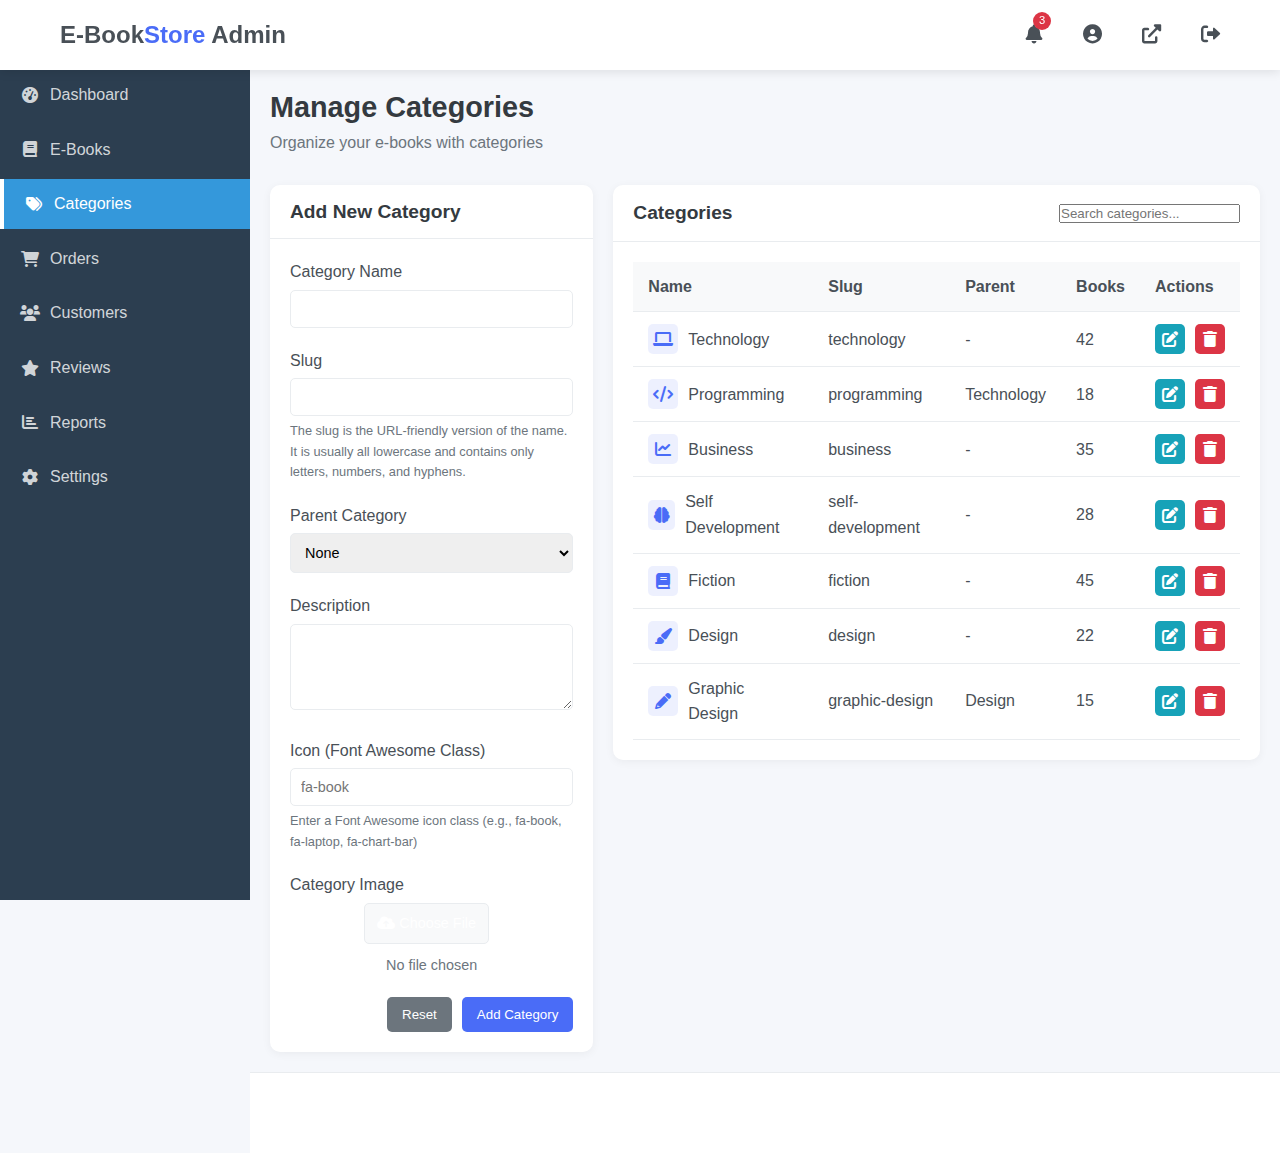
<file: admin/categories.html>
<!DOCTYPE html>
<html lang="en">
<head>
    <meta charset="UTF-8">
    <meta name="viewport" content="width=device-width, initial-scale=1.0">
    <title>Manage Categories - E-Book Store Admin Panel</title>
    <link rel="stylesheet" href="https://cdnjs.cloudflare.com/ajax/libs/font-awesome/6.0.0/css/all.min.css">
    <link rel="stylesheet" href="../css/style.css">
    <link rel="stylesheet" href="css/admin.css">
</head>
<body>
    <!-- Header -->
    <header>
        <div class="container">
            <div class="logo">
                <h1><a href="index.html">E-Book<span>Store</span> Admin</a></h1>
            </div>
            <div class="nav-icons">
                <a href="#" class="notifications">
                    <i class="fas fa-bell"></i>
                    <span class="notification-count">3</span>
                </a>
                <a href="#" class="admin-profile">
                    <i class="fas fa-user-circle"></i>
                </a>
                <a href="../index.html" class="view-site">
                    <i class="fas fa-external-link-alt"></i>
                </a>
                <a href="#" class="logout-btn">
                    <i class="fas fa-sign-out-alt"></i>
                </a>
            </div>
        </div>
    </header>

    <!-- Admin Dashboard -->
    <div class="admin-dashboard">
        <!-- Sidebar -->
        <div class="sidebar">
            <nav class="sidebar-nav">
                <ul>
                    <li>
                        <a href="index.html">
                            <i class="fas fa-tachometer-alt"></i>
                            <span>Dashboard</span>
                        </a>
                    </li>
                    <li>
                        <a href="books.html">
                            <i class="fas fa-book"></i>
                            <span>E-Books</span>
                        </a>
                    </li>
                    <li class="active">
                        <a href="categories.html">
                            <i class="fas fa-tags"></i>
                            <span>Categories</span>
                        </a>
                    </li>
                    <li>
                        <a href="orders.html">
                            <i class="fas fa-shopping-cart"></i>
                            <span>Orders</span>
                        </a>
                    </li>
                    <li>
                        <a href="customers.html">
                            <i class="fas fa-users"></i>
                            <span>Customers</span>
                        </a>
                    </li>
                    <li>
                        <a href="reviews.html">
                            <i class="fas fa-star"></i>
                            <span>Reviews</span>
                        </a>
                    </li>
                    <li>
                        <a href="reports.html">
                            <i class="fas fa-chart-bar"></i>
                            <span>Reports</span>
                        </a>
                    </li>
                    <li>
                        <a href="settings.html">
                            <i class="fas fa-cog"></i>
                            <span>Settings</span>
                        </a>
                    </li>
                </ul>
            </nav>
        </div>

        <!-- Main Content -->
        <div class="main-content">
            <div class="page-header">
                <h2>Manage Categories</h2>
                <p>Organize your e-books with categories</p>
            </div>

            <!-- Categories Layout -->
            <div class="categories-layout">
                <!-- Add/Edit Category Form -->
                <div class="category-form-container">
                    <div class="card">
                        <div class="card-header">
                            <h3 id="category-form-title">Add New Category</h3>
                        </div>
                        <div class="card-body">
                            <form id="category-form">
                                <input type="hidden" id="category-id">
                                <div class="form-group">
                                    <label for="category-name">Category Name</label>
                                    <input type="text" id="category-name" required>
                                </div>
                                <div class="form-group">
                                    <label for="category-slug">Slug</label>
                                    <input type="text" id="category-slug" required>
                                    <small>The slug is the URL-friendly version of the name. It is usually all lowercase and contains only letters, numbers, and hyphens.</small>
                                </div>
                                <div class="form-group">
                                    <label for="category-parent">Parent Category</label>
                                    <select id="category-parent">
                                        <option value="">None</option>
                                        <option value="1">Technology</option>
                                        <option value="2">Business</option>
                                        <option value="3">Self Development</option>
                                        <option value="4">Fiction</option>
                                        <option value="5">Design</option>
                                    </select>
                                </div>
                                <div class="form-group">
                                    <label for="category-description">Description</label>
                                    <textarea id="category-description" rows="4"></textarea>
                                </div>
                                <div class="form-group">
                                    <label for="category-icon">Icon (Font Awesome Class)</label>
                                    <input type="text" id="category-icon" placeholder="fa-book">
                                    <small>Enter a Font Awesome icon class (e.g., fa-book, fa-laptop, fa-chart-bar)</small>
                                </div>
                                <div class="form-group">
                                    <label for="category-image">Category Image</label>
                                    <div class="file-upload">
                                        <input type="file" id="category-image" accept="image/*">
                                        <label for="category-image" class="file-upload-label">
                                            <i class="fas fa-cloud-upload-alt"></i> Choose File
                                        </label>
                                        <span class="file-name">No file chosen</span>
                                    </div>
                                </div>
                                <div class="form-actions">
                                    <button type="button" class="btn-secondary" id="reset-category-form">Reset</button>
                                    <button type="submit" class="btn-primary" id="save-category">Add Category</button>
                                </div>
                            </form>
                        </div>
                    </div>
                </div>

                <!-- Categories List -->
                <div class="categories-list-container">
                    <div class="card">
                        <div class="card-header">
                            <h3>Categories</h3>
                            <div class="search-filter">
                                <input type="text" id="category-search" placeholder="Search categories...">
                            </div>
                        </div>
                        <div class="card-body">
                            <table class="categories-table">
                                <thead>
                                    <tr>
                                        <th>Name</th>
                                        <th>Slug</th>
                                        <th>Parent</th>
                                        <th>Books</th>
                                        <th>Actions</th>
                                    </tr>
                                </thead>
                                <tbody>
                                    <tr>
                                        <td>
                                            <div class="category-info">
                                                <i class="fas fa-laptop category-icon"></i>
                                                <span>Technology</span>
                                            </div>
                                        </td>
                                        <td>technology</td>
                                        <td>-</td>
                                        <td>42</td>
                                        <td>
                                            <div class="action-buttons">
                                                <a href="#" class="edit-btn" title="Edit" data-id="1"><i class="fas fa-edit"></i></a>
                                                <a href="#" class="delete-btn" title="Delete" data-id="1"><i class="fas fa-trash"></i></a>
                                            </div>
                                        </td>
                                    </tr>
                                    <tr>
                                        <td>
                                            <div class="category-info">
                                                <i class="fas fa-code category-icon"></i>
                                                <span>Programming</span>
                                            </div>
                                        </td>
                                        <td>programming</td>
                                        <td>Technology</td>
                                        <td>18</td>
                                        <td>
                                            <div class="action-buttons">
                                                <a href="#" class="edit-btn" title="Edit" data-id="6"><i class="fas fa-edit"></i></a>
                                                <a href="#" class="delete-btn" title="Delete" data-id="6"><i class="fas fa-trash"></i></a>
                                            </div>
                                        </td>
                                    </tr>
                                    <tr>
                                        <td>
                                            <div class="category-info">
                                                <i class="fas fa-chart-line category-icon"></i>
                                                <span>Business</span>
                                            </div>
                                        </td>
                                        <td>business</td>
                                        <td>-</td>
                                        <td>35</td>
                                        <td>
                                            <div class="action-buttons">
                                                <a href="#" class="edit-btn" title="Edit" data-id="2"><i class="fas fa-edit"></i></a>
                                                <a href="#" class="delete-btn" title="Delete" data-id="2"><i class="fas fa-trash"></i></a>
                                            </div>
                                        </td>
                                    </tr>
                                    <tr>
                                        <td>
                                            <div class="category-info">
                                                <i class="fas fa-brain category-icon"></i>
                                                <span>Self Development</span>
                                            </div>
                                        </td>
                                        <td>self-development</td>
                                        <td>-</td>
                                        <td>28</td>
                                        <td>
                                            <div class="action-buttons">
                                                <a href="#" class="edit-btn" title="Edit" data-id="3"><i class="fas fa-edit"></i></a>
                                                <a href="#" class="delete-btn" title="Delete" data-id="3"><i class="fas fa-trash"></i></a>
                                            </div>
                                        </td>
                                    </tr>
                                    <tr>
                                        <td>
                                            <div class="category-info">
                                                <i class="fas fa-book category-icon"></i>
                                                <span>Fiction</span>
                                            </div>
                                        </td>
                                        <td>fiction</td>
                                        <td>-</td>
                                        <td>45</td>
                                        <td>
                                            <div class="action-buttons">
                                                <a href="#" class="edit-btn" title="Edit" data-id="4"><i class="fas fa-edit"></i></a>
                                                <a href="#" class="delete-btn" title="Delete" data-id="4"><i class="fas fa-trash"></i></a>
                                            </div>
                                        </td>
                                    </tr>
                                    <tr>
                                        <td>
                                            <div class="category-info">
                                                <i class="fas fa-paint-brush category-icon"></i>
                                                <span>Design</span>
                                            </div>
                                        </td>
                                        <td>design</td>
                                        <td>-</td>
                                        <td>22</td>
                                        <td>
                                            <div class="action-buttons">
                                                <a href="#" class="edit-btn" title="Edit" data-id="5"><i class="fas fa-edit"></i></a>
                                                <a href="#" class="delete-btn" title="Delete" data-id="5"><i class="fas fa-trash"></i></a>
                                            </div>
                                        </td>
                                    </tr>
                                    <tr>
                                        <td>
                                            <div class="category-info">
                                                <i class="fas fa-pencil-alt category-icon"></i>
                                                <span>Graphic Design</span>
                                            </div>
                                        </td>
                                        <td>graphic-design</td>
                                        <td>Design</td>
                                        <td>15</td>
                                        <td>
                                            <div class="action-buttons">
                                                <a href="#" class="edit-btn" title="Edit" data-id="7"><i class="fas fa-edit"></i></a>
                                                <a href="#" class="delete-btn" title="Delete" data-id="7"><i class="fas fa-trash"></i></a>
                                            </div>
                                        </td>
                                    </tr>
                                </tbody>
                            </table>
                        </div>
                    </div>
                </div>
            </div>
        </div>
    </div>

    <!-- Delete Confirmation Modal -->
    <div class="modal" id="delete-modal">
        <div class="modal-content">
            <div class="modal-header">
                <h3>Confirm Delete</h3>
                <button class="close-modal"><i class="fas fa-times"></i></button>
            </div>
            <div class="modal-body">
                <p>Are you sure you want to delete this category? All books in this category will be uncategorized.</p>
            </div>
            <div class="modal-footer">
                <button class="btn-secondary" id="cancel-delete">Cancel</button>
                <button class="btn-danger" id="confirm-delete">Delete</button>
            </div>
        </div>
    </div>

    <!-- Footer -->
    <footer class="admin-footer">
        <div class="container">
            <p>&copy; 2023 E-Book Store Admin Panel. All rights reserved.</p>
        </div>
    </footer>

    <!-- JavaScript -->
    <script src="../js/main.js"></script>
    <script src="js/admin.js"></script>
    <script>
        document.addEventListener('DOMContentLoaded', function() {
            // Category form elements
            const categoryForm = document.getElementById('category-form');
            const categoryFormTitle = document.getElementById('category-form-title');
            const categoryIdInput = document.getElementById('category-id');
            const categoryNameInput = document.getElementById('category-name');
            const categorySlugInput = document.getElementById('category-slug');
            const categoryParentSelect = document.getElementById('category-parent');
            const categoryDescriptionInput = document.getElementById('category-description');
            const categoryIconInput = document.getElementById('category-icon');
            const categoryImageInput = document.getElementById('category-image');
            const resetCategoryFormBtn = document.getElementById('reset-category-form');
            const saveCategoryBtn = document.getElementById('save-category');

            // Auto-generate slug from name
            categoryNameInput.addEventListener('input', function() {
                const name = this.value;
                const slug = name.toLowerCase()
                    .replace(/[^a-z0-9\s-]/g, '') // Remove special characters
                    .replace(/\s+/g, '-') // Replace spaces with hyphens
                    .replace(/-+/g, '-'); // Replace multiple hyphens with a single hyphen
                categorySlugInput.value = slug;
            });

            // Reset form
            function resetCategoryForm() {
                categoryForm.reset();
                categoryIdInput.value = '';
                categoryFormTitle.textContent = 'Add New Category';
                saveCategoryBtn.textContent = 'Add Category';
            }

            resetCategoryFormBtn.addEventListener('click', resetCategoryForm);

            // File upload preview
            categoryImageInput.addEventListener('change', function() {
                const fileName = this.files.length > 0 ? this.files[0].name : 'No file chosen';
                this.nextElementSibling.nextElementSibling.textContent = fileName;
            });

            // Save category
            categoryForm.addEventListener('submit', function(e) {
                e.preventDefault();
                if (this.checkValidity()) {
                    // Simulate saving category
                    const isEditing = categoryIdInput.value !== '';
                    alert(`Category ${isEditing ? 'updated' : 'added'} successfully!`);
                    resetCategoryForm();
                } else {
                    this.reportValidity();
                }
            });

            // Edit category
            const editBtns = document.querySelectorAll('.edit-btn');
            editBtns.forEach(btn => {
                btn.addEventListener('click', function(e) {
                    e.preventDefault();
                    const categoryId = this.getAttribute('data-id');
                    const row = this.closest('tr');
                    const name = row.querySelector('.category-info span').textContent;
                    const slug = row.querySelector('td:nth-child(2)').textContent;
                    const parent = row.querySelector('td:nth-child(3)').textContent;
                    const iconClass = row.querySelector('.category-icon').className.replace('fas ', '');

                    // Fill the form with category data
                    categoryIdInput.value = categoryId;
                    categoryNameInput.value = name;
                    categorySlugInput.value = slug;
                    categoryParentSelect.value = parent === '-' ? '' : 
                        Array.from(categoryParentSelect.options).find(option => option.text === parent)?.value || '';
                    categoryIconInput.value = iconClass;
                    categoryDescriptionInput.value = `Description for ${name} category`; // Placeholder

                    // Update form title and button text
                    categoryFormTitle.textContent = 'Edit Category';
                    saveCategoryBtn.textContent = 'Update Category';

                    // Scroll to form
                    document.querySelector('.category-form-container').scrollIntoView({ behavior: 'smooth' });
                });
            });

            // Delete category
            const deleteBtns = document.querySelectorAll('.delete-btn');
            const deleteModal = document.getElementById('delete-modal');
            const cancelDeleteBtn = document.getElementById('cancel-delete');
            const confirmDeleteBtn = document.getElementById('confirm-delete');
            let categoryToDelete = null;

            deleteBtns.forEach(btn => {
                btn.addEventListener('click', function(e) {
                    e.preventDefault();
                    deleteModal.style.display = 'flex';
                    categoryToDelete = this.closest('tr');
                });
            });

            document.querySelectorAll('.close-modal').forEach(btn => {
                btn.addEventListener('click', function() {
                    deleteModal.style.display = 'none';
                });
            });

            cancelDeleteBtn.addEventListener('click', function() {
                deleteModal.style.display = 'none';
                categoryToDelete = null;
            });

            confirmDeleteBtn.addEventListener('click', function() {
                if (categoryToDelete) {
                    categoryToDelete.remove();
                    alert('Category deleted successfully!');
                    deleteModal.style.display = 'none';
                    categoryToDelete = null;
                }
            });

            // Close modal when clicking outside the modal content
            window.addEventListener('click', function(event) {
                if (event.target === deleteModal) {
                    deleteModal.style.display = 'none';
                }
            });

            // Search functionality
            const categorySearch = document.getElementById('category-search');
            categorySearch.addEventListener('input', function() {
                const searchTerm = this.value.toLowerCase();
                const categoryRows = document.querySelectorAll('.categories-table tbody tr');
                
                categoryRows.forEach(row => {
                    const name = row.querySelector('.category-info span').textContent.toLowerCase();
                    const slug = row.querySelector('td:nth-child(2)').textContent.toLowerCase();
                    const parent = row.querySelector('td:nth-child(3)').textContent.toLowerCase();
                    
                    if (name.includes(searchTerm) || slug.includes(searchTerm) || parent.includes(searchTerm)) {
                        row.style.display = '';
                    } else {
                        row.style.display = 'none';
                    }
                });
            });

            // Add styles for categories page
            const style = document.createElement('style');
            style.textContent = `
                .categories-layout {
                    display: grid;
                    grid-template-columns: 1fr 2fr;
                    gap: 20px;
                }

                .card {
                    background-color: var(--admin-card-bg);
                    border-radius: 10px;
                    box-shadow: 0 2px 10px rgba(0, 0, 0, 0.05);
                    overflow: hidden;
                }

                .card-header {
                    padding: 15px 20px;
                    border-bottom: 1px solid var(--admin-border);
                    display: flex;
                    justify-content: space-between;
                    align-items: center;
                }

                .card-header h3 {
                    margin: 0;
                    font-size: 1.2rem;
                    color: var(--admin-dark);
                }

                .card-body {
                    padding: 20px;
                }

                .form-group {
                    margin-bottom: 20px;
                }

                .form-group label {
                    display: block;
                    margin-bottom: 5px;
                    font-weight: 500;
                }

                .form-group input,
                .form-group select,
                .form-group textarea {
                    width: 100%;
                    padding: 10px;
                    border: 1px solid var(--admin-border);
                    border-radius: 5px;
                    font-size: 0.9rem;
                }

                .form-group small {
                    display: block;
                    margin-top: 5px;
                    font-size: 0.8rem;
                    color: var(--admin-text-muted);
                }

                .form-actions {
                    display: flex;
                    justify-content: flex-end;
                    gap: 10px;
                    margin-top: 20px;
                }

                .file-upload {
                    display: flex;
                    align-items: center;
                    flex-wrap: wrap;
                }

                .file-upload input[type="file"] {
                    display: none;
                }

                .file-upload-label {
                    padding: 8px 12px;
                    background-color: var(--admin-light);
                    border: 1px solid var(--admin-border);
                    border-radius: 5px;
                    cursor: pointer;
                    font-size: 0.9rem;
                    margin-right: 10px;
                }

                .file-name {
                    font-size: 0.9rem;
                    color: var(--admin-text-muted);
                }

                .categories-table {
                    width: 100%;
                    border-collapse: collapse;
                }

                .categories-table th,
                .categories-table td {
                    padding: 12px 15px;
                    text-align: left;
                    border-bottom: 1px solid var(--admin-border);
                }

                .categories-table th {
                    background-color: var(--admin-light);
                    color: var(--admin-text);
                    font-weight: 600;
                }

                .categories-table tbody tr:hover {
                    background-color: rgba(74, 108, 247, 0.05);
                }

                .category-info {
                    display: flex;
                    align-items: center;
                }

                .category-icon {
                    width: 30px;
                    height: 30px;
                    display: flex;
                    align-items: center;
                    justify-content: center;
                    background-color: rgba(74, 108, 247, 0.1);
                    color: var(--admin-primary);
                    border-radius: 5px;
                    margin-right: 10px;
                }

                .action-buttons {
                    display: flex;
                    gap: 10px;
                }

                .edit-btn,
                .delete-btn {
                    width: 30px;
                    height: 30px;
                    border-radius: 5px;
                    display: flex;
                    align-items: center;
                    justify-content: center;
                    color: white;
                    text-decoration: none;
                    transition: background-color 0.3s ease;
                }

                .edit-btn {
                    background-color: var(--admin-info);
                }

                .edit-btn:hover {
                    background-color: #138496;
                }

                .delete-btn {
                    background-color: var(--admin-danger);
                }

                .delete-btn:hover {
                    background-color: #c82333;
                }

                .btn-primary {
                    background-color: var(--admin-primary);
                    color: white;
                    border: none;
                    padding: 10px 15px;
                    border-radius: 5px;
                    cursor: pointer;
                    transition: background-color 0.3s ease;
                }

                .btn-primary:hover {
                    background-color: #3a5bd9;
                }

                .btn-secondary {
                    background-color: var(--admin-secondary);
                    color: white;
                    border: none;
                    padding: 10px 15px;
                    border-radius: 5px;
                    cursor: pointer;
                    transition: background-color 0.3s ease;
                }

                .btn-secondary:hover {
                    background-color: #5a6268;
                }

                .btn-danger {
                    background-color: var(--admin-danger);
                    color: white;
                    border: none;
                    padding: 10px 15px;
                    border-radius: 5px;
                    cursor: pointer;
                    transition: background-color 0.3s ease;
                }

                .btn-danger:hover {
                    background-color: #c82333;
                }

                @media (max-width: 992px) {
                    .categories-layout {
                        grid-template-columns: 1fr;
                    }
                }
            `;
            document.head.appendChild(style);
        });
    </script>
</body>
</html>
</file>
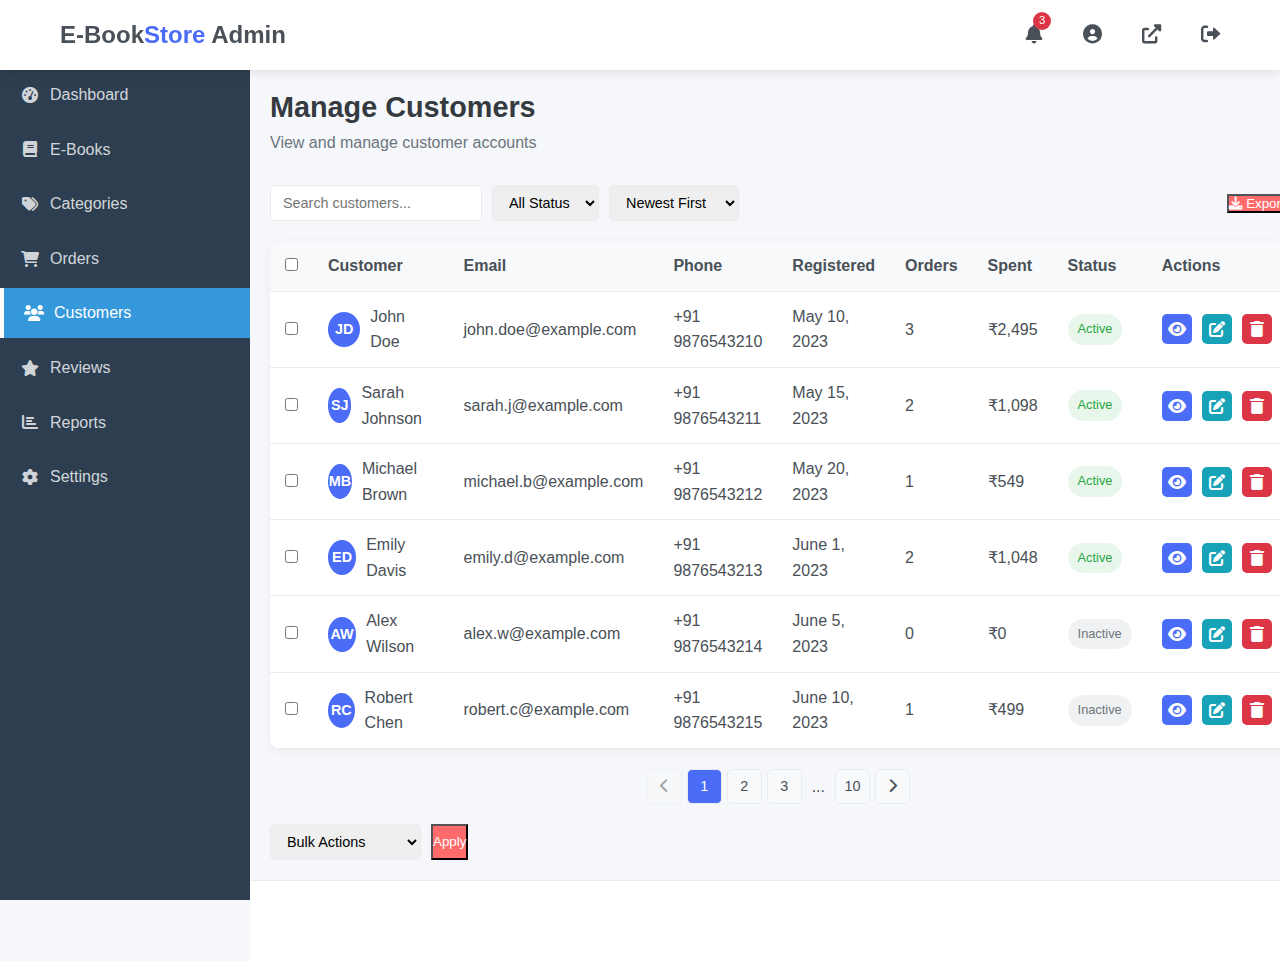
<file: admin/customers.html>
<!DOCTYPE html>
<html lang="en">
<head>
    <meta charset="UTF-8">
    <meta name="viewport" content="width=device-width, initial-scale=1.0">
    <title>Manage Customers - E-Book Store Admin Panel</title>
    <link rel="stylesheet" href="https://cdnjs.cloudflare.com/ajax/libs/font-awesome/6.0.0/css/all.min.css">
    <link rel="stylesheet" href="../css/style.css">
    <link rel="stylesheet" href="css/admin.css">
</head>
<body>
    <!-- Header -->
    <header>
        <div class="container">
            <div class="logo">
                <h1><a href="index.html">E-Book<span>Store</span> Admin</a></h1>
            </div>
            <div class="nav-icons">
                <a href="#" class="notifications">
                    <i class="fas fa-bell"></i>
                    <span class="notification-count">3</span>
                </a>
                <a href="#" class="admin-profile">
                    <i class="fas fa-user-circle"></i>
                </a>
                <a href="../index.html" class="view-site">
                    <i class="fas fa-external-link-alt"></i>
                </a>
                <a href="#" class="logout-btn">
                    <i class="fas fa-sign-out-alt"></i>
                </a>
            </div>
        </div>
    </header>

    <!-- Admin Dashboard -->
    <div class="admin-dashboard">
        <!-- Sidebar -->
        <div class="sidebar">
            <nav class="sidebar-nav">
                <ul>
                    <li>
                        <a href="index.html">
                            <i class="fas fa-tachometer-alt"></i>
                            <span>Dashboard</span>
                        </a>
                    </li>
                    <li>
                        <a href="books.html">
                            <i class="fas fa-book"></i>
                            <span>E-Books</span>
                        </a>
                    </li>
                    <li>
                        <a href="categories.html">
                            <i class="fas fa-tags"></i>
                            <span>Categories</span>
                        </a>
                    </li>
                    <li>
                        <a href="orders.html">
                            <i class="fas fa-shopping-cart"></i>
                            <span>Orders</span>
                        </a>
                    </li>
                    <li class="active">
                        <a href="customers.html">
                            <i class="fas fa-users"></i>
                            <span>Customers</span>
                        </a>
                    </li>
                    <li>
                        <a href="reviews.html">
                            <i class="fas fa-star"></i>
                            <span>Reviews</span>
                        </a>
                    </li>
                    <li>
                        <a href="reports.html">
                            <i class="fas fa-chart-bar"></i>
                            <span>Reports</span>
                        </a>
                    </li>
                    <li>
                        <a href="settings.html">
                            <i class="fas fa-cog"></i>
                            <span>Settings</span>
                        </a>
                    </li>
                </ul>
            </nav>
        </div>

        <!-- Main Content -->
        <div class="main-content">
            <div class="page-header">
                <h2>Manage Customers</h2>
                <p>View and manage customer accounts</p>
            </div>

            <!-- Action Bar -->
            <div class="action-bar">
                <div class="search-filter">
                    <input type="text" id="customer-search" placeholder="Search customers...">
                    <select id="status-filter">
                        <option value="">All Status</option>
                        <option value="active">Active</option>
                        <option value="inactive">Inactive</option>
                    </select>
                    <select id="sort-filter">
                        <option value="newest">Newest First</option>
                        <option value="oldest">Oldest First</option>
                        <option value="name-asc">Name (A-Z)</option>
                        <option value="name-desc">Name (Z-A)</option>
                        <option value="orders-desc">Most Orders</option>
                        <option value="orders-asc">Least Orders</option>
                    </select>
                </div>
                <button id="export-customers-btn" class="btn-secondary">
                    <i class="fas fa-download"></i> Export
                </button>
            </div>

            <!-- Customers Table -->
            <div class="customers-table-container">
                <table class="customers-table">
                    <thead>
                        <tr>
                            <th>
                                <input type="checkbox" id="select-all-customers">
                            </th>
                            <th>Customer</th>
                            <th>Email</th>
                            <th>Phone</th>
                            <th>Registered</th>
                            <th>Orders</th>
                            <th>Spent</th>
                            <th>Status</th>
                            <th>Actions</th>
                        </tr>
                    </thead>
                    <tbody>
                        <tr>
                            <td>
                                <input type="checkbox" class="customer-checkbox">
                            </td>
                            <td>
                                <div class="customer-info">
                                    <div class="customer-avatar">
                                        <span>JD</span>
                                    </div>
                                    <span class="customer-name">John Doe</span>
                                </div>
                            </td>
                            <td>john.doe@example.com</td>
                            <td>+91 9876543210</td>
                            <td>May 10, 2023</td>
                            <td>3</td>
                            <td>₹2,495</td>
                            <td><span class="status-badge active">Active</span></td>
                            <td>
                                <div class="action-buttons">
                                    <a href="#" class="view-btn" title="View"><i class="fas fa-eye"></i></a>
                                    <a href="#" class="edit-btn" title="Edit"><i class="fas fa-edit"></i></a>
                                    <a href="#" class="delete-btn" title="Delete"><i class="fas fa-trash"></i></a>
                                </div>
                            </td>
                        </tr>
                        <tr>
                            <td>
                                <input type="checkbox" class="customer-checkbox">
                            </td>
                            <td>
                                <div class="customer-info">
                                    <div class="customer-avatar">
                                        <span>SJ</span>
                                    </div>
                                    <span class="customer-name">Sarah Johnson</span>
                                </div>
                            </td>
                            <td>sarah.j@example.com</td>
                            <td>+91 9876543211</td>
                            <td>May 15, 2023</td>
                            <td>2</td>
                            <td>₹1,098</td>
                            <td><span class="status-badge active">Active</span></td>
                            <td>
                                <div class="action-buttons">
                                    <a href="#" class="view-btn" title="View"><i class="fas fa-eye"></i></a>
                                    <a href="#" class="edit-btn" title="Edit"><i class="fas fa-edit"></i></a>
                                    <a href="#" class="delete-btn" title="Delete"><i class="fas fa-trash"></i></a>
                                </div>
                            </td>
                        </tr>
                        <tr>
                            <td>
                                <input type="checkbox" class="customer-checkbox">
                            </td>
                            <td>
                                <div class="customer-info">
                                    <div class="customer-avatar">
                                        <span>MB</span>
                                    </div>
                                    <span class="customer-name">Michael Brown</span>
                                </div>
                            </td>
                            <td>michael.b@example.com</td>
                            <td>+91 9876543212</td>
                            <td>May 20, 2023</td>
                            <td>1</td>
                            <td>₹549</td>
                            <td><span class="status-badge active">Active</span></td>
                            <td>
                                <div class="action-buttons">
                                    <a href="#" class="view-btn" title="View"><i class="fas fa-eye"></i></a>
                                    <a href="#" class="edit-btn" title="Edit"><i class="fas fa-edit"></i></a>
                                    <a href="#" class="delete-btn" title="Delete"><i class="fas fa-trash"></i></a>
                                </div>
                            </td>
                        </tr>
                        <tr>
                            <td>
                                <input type="checkbox" class="customer-checkbox">
                            </td>
                            <td>
                                <div class="customer-info">
                                    <div class="customer-avatar">
                                        <span>ED</span>
                                    </div>
                                    <span class="customer-name">Emily Davis</span>
                                </div>
                            </td>
                            <td>emily.d@example.com</td>
                            <td>+91 9876543213</td>
                            <td>June 1, 2023</td>
                            <td>2</td>
                            <td>₹1,048</td>
                            <td><span class="status-badge active">Active</span></td>
                            <td>
                                <div class="action-buttons">
                                    <a href="#" class="view-btn" title="View"><i class="fas fa-eye"></i></a>
                                    <a href="#" class="edit-btn" title="Edit"><i class="fas fa-edit"></i></a>
                                    <a href="#" class="delete-btn" title="Delete"><i class="fas fa-trash"></i></a>
                                </div>
                            </td>
                        </tr>
                        <tr>
                            <td>
                                <input type="checkbox" class="customer-checkbox">
                            </td>
                            <td>
                                <div class="customer-info">
                                    <div class="customer-avatar">
                                        <span>AW</span>
                                    </div>
                                    <span class="customer-name">Alex Wilson</span>
                                </div>
                            </td>
                            <td>alex.w@example.com</td>
                            <td>+91 9876543214</td>
                            <td>June 5, 2023</td>
                            <td>0</td>
                            <td>₹0</td>
                            <td><span class="status-badge inactive">Inactive</span></td>
                            <td>
                                <div class="action-buttons">
                                    <a href="#" class="view-btn" title="View"><i class="fas fa-eye"></i></a>
                                    <a href="#" class="edit-btn" title="Edit"><i class="fas fa-edit"></i></a>
                                    <a href="#" class="delete-btn" title="Delete"><i class="fas fa-trash"></i></a>
                                </div>
                            </td>
                        </tr>
                        <tr>
                            <td>
                                <input type="checkbox" class="customer-checkbox">
                            </td>
                            <td>
                                <div class="customer-info">
                                    <div class="customer-avatar">
                                        <span>RC</span>
                                    </div>
                                    <span class="customer-name">Robert Chen</span>
                                </div>
                            </td>
                            <td>robert.c@example.com</td>
                            <td>+91 9876543215</td>
                            <td>June 10, 2023</td>
                            <td>1</td>
                            <td>₹499</td>
                            <td><span class="status-badge inactive">Inactive</span></td>
                            <td>
                                <div class="action-buttons">
                                    <a href="#" class="view-btn" title="View"><i class="fas fa-eye"></i></a>
                                    <a href="#" class="edit-btn" title="Edit"><i class="fas fa-edit"></i></a>
                                    <a href="#" class="delete-btn" title="Delete"><i class="fas fa-trash"></i></a>
                                </div>
                            </td>
                        </tr>
                    </tbody>
                </table>
            </div>

            <!-- Pagination -->
            <div class="pagination">
                <button class="pagination-btn" disabled><i class="fas fa-chevron-left"></i></button>
                <button class="pagination-btn active">1</button>
                <button class="pagination-btn">2</button>
                <button class="pagination-btn">3</button>
                <span class="pagination-ellipsis">...</span>
                <button class="pagination-btn">10</button>
                <button class="pagination-btn"><i class="fas fa-chevron-right"></i></button>
            </div>

            <!-- Bulk Actions -->
            <div class="bulk-actions">
                <select id="bulk-action-select">
                    <option value="">Bulk Actions</option>
                    <option value="active">Mark as Active</option>
                    <option value="inactive">Mark as Inactive</option>
                    <option value="delete">Delete</option>
                </select>
                <button class="btn-secondary" id="apply-bulk-action">Apply</button>
            </div>
        </div>
    </div>

    <!-- Customer Details Modal -->
    <div class="modal" id="customer-modal">
        <div class="modal-content customer-details-modal">
            <div class="modal-header">
                <h3>Customer Details</h3>
                <button class="close-modal"><i class="fas fa-times"></i></button>
            </div>
            <div class="modal-body">
                <div class="customer-details-grid">
                    <!-- Customer Information -->
                    <div class="customer-profile-section">
                        <div class="customer-profile-header">
                            <div class="customer-avatar large">
                                <span>JD</span>
                            </div>
                            <div class="customer-profile-info">
                                <h4 id="modal-customer-name">John Doe</h4>
                                <p id="modal-customer-email">john.doe@example.com</p>
                                <div class="customer-status">
                                    <select id="customer-status-select">
                                        <option value="active" selected>Active</option>
                                        <option value="inactive">Inactive</option>
                                    </select>
                                </div>
                            </div>
                        </div>
                        <div class="customer-details-list">
                            <div class="detail-item">
                                <span class="detail-label">Phone:</span>
                                <span class="detail-value" id="modal-customer-phone">+91 9876543210</span>
                            </div>
                            <div class="detail-item">
                                <span class="detail-label">Registered:</span>
                                <span class="detail-value" id="modal-customer-registered">May 10, 2023</span>
                            </div>
                            <div class="detail-item">
                                <span class="detail-label">Last Login:</span>
                                <span class="detail-value" id="modal-customer-last-login">June 15, 2023</span>
                            </div>
                            <div class="detail-item">
                                <span class="detail-label">Total Orders:</span>
                                <span class="detail-value" id="modal-customer-orders">3</span>
                            </div>
                            <div class="detail-item">
                                <span class="detail-label">Total Spent:</span>
                                <span class="detail-value" id="modal-customer-spent">₹2,495</span>
                            </div>
                        </div>
                    </div>

                    <!-- Customer Address -->
                    <div class="customer-address-section">
                        <h4>Address Information</h4>
                        <div class="address-form">
                            <div class="form-group">
                                <label for="address-line1">Address Line 1</label>
                                <input type="text" id="address-line1" value="123 Main Street">
                            </div>
                            <div class="form-group">
                                <label for="address-line2">Address Line 2</label>
                                <input type="text" id="address-line2" value="Apartment 4B">
                            </div>
                            <div class="form-row">
                                <div class="form-group">
                                    <label for="address-city">City</label>
                                    <input type="text" id="address-city" value="Mumbai">
                                </div>
                                <div class="form-group">
                                    <label for="address-state">State</label>
                                    <input type="text" id="address-state" value="Maharashtra">
                                </div>
                            </div>
                            <div class="form-row">
                                <div class="form-group">
                                    <label for="address-zip">Postal Code</label>
                                    <input type="text" id="address-zip" value="400001">
                                </div>
                                <div class="form-group">
                                    <label for="address-country">Country</label>
                                    <input type="text" id="address-country" value="India">
                                </div>
                            </div>
                        </div>
                    </div>
                </div>

                <!-- Customer Orders -->
                <div class="customer-orders-section">
                    <h4>Recent Orders</h4>
                    <table class="customer-orders-table">
                        <thead>
                            <tr>
                                <th>Order ID</th>
                                <th>Date</th>
                                <th>Items</th>
                                <th>Total</th>
                                <th>Status</th>
                                <th>Action</th>
                            </tr>
                        </thead>
                        <tbody>
                            <tr>
                                <td>#ORD-1234</td>
                                <td>2023-06-15 14:30</td>
                                <td>2</td>
                                <td>₹998</td>
                                <td><span class="status-badge completed">Completed</span></td>
                                <td>
                                    <a href="#" class="view-order-btn">View</a>
                                </td>
                            </tr>
                            <tr>
                                <td>#ORD-1220</td>
                                <td>2023-06-01 10:15</td>
                                <td>1</td>
                                <td>₹499</td>
                                <td><span class="status-badge completed">Completed</span></td>
                                <td>
                                    <a href="#" class="view-order-btn">View</a>
                                </td>
                            </tr>
                            <tr>
                                <td>#ORD-1198</td>
                                <td>2023-05-20 16:45</td>
                                <td>3</td>
                                <td>₹998</td>
                                <td><span class="status-badge completed">Completed</span></td>
                                <td>
                                    <a href="#" class="view-order-btn">View</a>
                                </td>
                            </tr>
                        </tbody>
                    </table>
                </div>

                <!-- Customer Notes -->
                <div class="customer-notes-section">
                    <h4>Customer Notes</h4>
                    <textarea id="customer-notes" rows="3" placeholder="Add notes about this customer...">Prefers e-books in PDF format. Interested in business and technology topics.</textarea>
                </div>
            </div>
            <div class="modal-footer">
                <div class="customer-actions">
                    <button class="btn-secondary" id="send-email">
                        <i class="fas fa-envelope"></i> Send Email
                    </button>
                    <button class="btn-secondary" id="reset-password">
                        <i class="fas fa-key"></i> Reset Password
                    </button>
                </div>
                <div>
                    <button class="btn-secondary" id="cancel-customer-edit">Cancel</button>
                    <button class="btn-primary" id="save-customer-changes">Save Changes</button>
                </div>
            </div>
        </div>
    </div>

    <!-- Delete Confirmation Modal -->
    <div class="modal" id="delete-modal">
        <div class="modal-content">
            <div class="modal-header">
                <h3>Confirm Delete</h3>
                <button class="close-modal"><i class="fas fa-times"></i></button>
            </div>
            <div class="modal-body">
                <p>Are you sure you want to delete this customer? This action cannot be undone.</p>
            </div>
            <div class="modal-footer">
                <button class="btn-secondary" id="cancel-delete">Cancel</button>
                <button class="btn-danger" id="confirm-delete">Delete</button>
            </div>
        </div>
    </div>

    <!-- Footer -->
    <footer class="admin-footer">
        <div class="container">
            <p>&copy; 2023 E-Book Store Admin Panel. All rights reserved.</p>
        </div>
    </footer>

    <!-- JavaScript -->
    <script src="../js/main.js"></script>
    <script src="js/admin.js"></script>
    <script>
        document.addEventListener('DOMContentLoaded', function() {
            // Customer modal elements
            const customerModal = document.getElementById('customer-modal');
            const closeModalBtns = document.querySelectorAll('.close-modal');
            const cancelCustomerEditBtn = document.getElementById('cancel-customer-edit');
            const saveCustomerChangesBtn = document.getElementById('save-customer-changes');

            // View customer buttons
            const viewBtns = document.querySelectorAll('.view-btn');
            viewBtns.forEach(btn => {
                btn.addEventListener('click', function(e) {
                    e.preventDefault();
                    customerModal.style.display = 'flex';
                    
                    // Get customer data from the row
                    const row = this.closest('tr');
                    const customerName = row.querySelector('.customer-name').textContent;
                    const customerEmail = row.querySelector('td:nth-child(3)').textContent;
                    const customerPhone = row.querySelector('td:nth-child(4)').textContent;
                    const customerRegistered = row.querySelector('td:nth-child(5)').textContent;
                    const customerOrders = row.querySelector('td:nth-child(6)').textContent;
                    const customerSpent = row.querySelector('td:nth-child(7)').textContent;
                    const customerStatus = row.querySelector('.status-badge').classList.contains('active') ? 'active' : 'inactive';
                    
                    // Update modal with customer data
                    document.getElementById('modal-customer-name').textContent = customerName;
                    document.getElementById('modal-customer-email').textContent = customerEmail;
                    document.getElementById('modal-customer-phone').textContent = customerPhone;
                    document.getElementById('modal-customer-registered').textContent = customerRegistered;
                    document.getElementById('modal-customer-orders').textContent = customerOrders;
                    document.getElementById('modal-customer-spent').textContent = customerSpent;
                    document.getElementById('customer-status-select').value = customerStatus;
                    
                    // Update avatar initials
                    const avatarInitials = customerName.split(' ').map(n => n[0]).join('');
                    document.querySelector('.customer-avatar.large span').textContent = avatarInitials;
                });
            });

            // Close modal when close button or cancel button is clicked
            closeModalBtns.forEach(btn => {
                btn.addEventListener('click', function() {
                    customerModal.style.display = 'none';
                    document.getElementById('delete-modal').style.display = 'none';
                });
            });

            cancelCustomerEditBtn.addEventListener('click', function() {
                customerModal.style.display = 'none';
            });

            // Close modal when clicking outside the modal content
            window.addEventListener('click', function(event) {
                if (event.target === customerModal) {
                    customerModal.style.display = 'none';
                }
                if (event.target === document.getElementById('delete-modal')) {
                    document.getElementById('delete-modal').style.display = 'none';
                }
            });

            // Save customer changes
            saveCustomerChangesBtn.addEventListener('click', function() {
                // Simulate saving customer changes
                const newStatus = document.getElementById('customer-status-select').value;
                const customerName = document.getElementById('modal-customer-name').textContent;
                
                // Find the customer row
                const customerRows = document.querySelectorAll('.customers-table tbody tr');
                let customerRow = null;
                
                customerRows.forEach(row => {
                    const rowName = row.querySelector('.customer-name').textContent;
                    if (rowName === customerName) {
                        customerRow = row;
                    }
                });
                
                if (customerRow) {
                    // Update status badge class and text
                    const statusBadge = customerRow.querySelector('.status-badge');
                    statusBadge.className = 'status-badge ' + newStatus;
                    statusBadge.textContent = newStatus.charAt(0).toUpperCase() + newStatus.slice(1);
                }
                
                alert('Customer changes saved successfully!');
                customerModal.style.display = 'none';
            });

            // Delete customer buttons
            const deleteBtns = document.querySelectorAll('.delete-btn');
            const deleteModal = document.getElementById('delete-modal');
            const cancelDeleteBtn = document.getElementById('cancel-delete');
            const confirmDeleteBtn = document.getElementById('confirm-delete');
            let customerToDelete = null;

            deleteBtns.forEach(btn => {
                btn.addEventListener('click', function(e) {
                    e.preventDefault();
                    deleteModal.style.display = 'flex';
                    customerToDelete = this.closest('tr');
                });
            });

            cancelDeleteBtn.addEventListener('click', function() {
                deleteModal.style.display = 'none';
                customerToDelete = null;
            });

            confirmDeleteBtn.addEventListener('click', function() {
                if (customerToDelete) {
                    customerToDelete.remove();
                    alert('Customer deleted successfully!');
                    deleteModal.style.display = 'none';
                    customerToDelete = null;
                }
            });

            // Select all checkbox
            const selectAllCheckbox = document.getElementById('select-all-customers');
            const customerCheckboxes = document.querySelectorAll('.customer-checkbox');

            selectAllCheckbox.addEventListener('change', function() {
                customerCheckboxes.forEach(checkbox => {
                    checkbox.checked = this.checked;
                });
            });

            // Bulk actions
            const bulkActionSelect = document.getElementById('bulk-action-select');
            const applyBulkActionBtn = document.getElementById('apply-bulk-action');

            applyBulkActionBtn.addEventListener('click', function() {
                const selectedAction = bulkActionSelect.value;
                if (!selectedAction) {
                    alert('Please select an action');
                    return;
                }

                const selectedCustomers = document.querySelectorAll('.customer-checkbox:checked');
                if (selectedCustomers.length === 0) {
                    alert('Please select at least one customer');
                    return;
                }

                if (selectedAction === 'delete') {
                    if (confirm(`Are you sure you want to delete ${selectedCustomers.length} customers? This action cannot be undone.`)) {
                        selectedCustomers.forEach(checkbox => {
                            checkbox.closest('tr').remove();
                        });
                        alert('Customers deleted successfully!');
                    }
                } else {
                    // Handle other bulk actions
                    selectedCustomers.forEach(checkbox => {
                        const statusBadge = checkbox.closest('tr').querySelector('.status-badge');
                        statusBadge.className = 'status-badge ' + selectedAction;
                        statusBadge.textContent = selectedAction.charAt(0).toUpperCase() + selectedAction.slice(1);
                    });
                    alert(`Status updated for ${selectedCustomers.length} customers!`);
                }

                // Reset bulk action select
                bulkActionSelect.value = '';
                selectAllCheckbox.checked = false;
            });

            // Search and filter functionality
            const customerSearch = document.getElementById('customer-search');
            const statusFilter = document.getElementById('status-filter');
            const sortFilter = document.getElementById('sort-filter');

            function filterCustomers() {
                const searchTerm = customerSearch.value.toLowerCase();
                const statusValue = statusFilter.value;

                const customerRows = document.querySelectorAll('.customers-table tbody tr');
                
                customerRows.forEach(row => {
                    const customerName = row.querySelector('.customer-name').textContent.toLowerCase();
                    const customerEmail = row.querySelector('td:nth-child(3)').textContent.toLowerCase();
                    const customerPhone = row.querySelector('td:nth-child(4)').textContent.toLowerCase();
                    const statusBadge = row.querySelector('.status-badge');
                    const status = statusBadge.classList.contains('active') ? 'active' : 'inactive';
                    
                    const matchesSearch = customerName.includes(searchTerm) || 
                                        customerEmail.includes(searchTerm) || 
                                        customerPhone.includes(searchTerm);
                    const matchesStatus = statusValue === '' || status === statusValue;
                    
                    if (matchesSearch && matchesStatus) {
                        row.style.display = '';
                    } else {
                        row.style.display = 'none';
                    }
                });
            }

            customerSearch.addEventListener('input', filterCustomers);
            statusFilter.addEventListener('change', filterCustomers);

            // Sort functionality
            sortFilter.addEventListener('change', function() {
                const sortValue = this.value;
                const customerRows = Array.from(document.querySelectorAll('.customers-table tbody tr'));
                const tbody = document.querySelector('.customers-table tbody');
                
                // Sort the rows based on the selected sort option
                customerRows.sort((a, b) => {
                    if (sortValue === 'newest' || sortValue === 'oldest') {
                        const dateA = new Date(a.querySelector('td:nth-child(5)').textContent);
                        const dateB = new Date(b.querySelector('td:nth-child(5)').textContent);
                        return sortValue === 'newest' ? dateB - dateA : dateA - dateB;
                    } else if (sortValue === 'name-asc' || sortValue === 'name-desc') {
                        const nameA = a.querySelector('.customer-name').textContent.toLowerCase();
                        const nameB = b.querySelector('.customer-name').textContent.toLowerCase();
                        return sortValue === 'name-asc' ? 
                            nameA.localeCompare(nameB) : 
                            nameB.localeCompare(nameA);
                    } else if (sortValue === 'orders-desc' || sortValue === 'orders-asc') {
                        const ordersA = parseInt(a.querySelector('td:nth-child(6)').textContent);
                        const ordersB = parseInt(b.querySelector('td:nth-child(6)').textContent);
                        return sortValue === 'orders-desc' ? ordersB - ordersA : ordersA - ordersB;
                    }
                    return 0;
                });
                
                // Clear the table body
                while (tbody.firstChild) {
                    tbody.removeChild(tbody.firstChild);
                }
                
                // Append the sorted rows
                customerRows.forEach(row => {
                    tbody.appendChild(row);
                });
            });

            // Export customers button
            const exportCustomersBtn = document.getElementById('export-customers-btn');
            exportCustomersBtn.addEventListener('click', function() {
                alert('Customers exported successfully!');
            });

            // Send email button
            const sendEmailBtn = document.getElementById('send-email');
            sendEmailBtn.addEventListener('click', function() {
                alert('Email interface opened!');
            });

            // Reset password button
            const resetPasswordBtn = document.getElementById('reset-password');
            resetPasswordBtn.addEventListener('click', function() {
                if (confirm('Are you sure you want to reset the password for this customer?')) {
                    alert('Password reset email sent successfully!');
                }
            });

            // Pagination
            const paginationBtns = document.querySelectorAll('.pagination-btn');
            paginationBtns.forEach(btn => {
                btn.addEventListener('click', function() {
                    if (!this.disabled) {
                        document.querySelector('.pagination-btn.active').classList.remove('active');
                        this.classList.add('active');
                    }
                });
            });

            // Add styles for customers page
            const style = document.createElement('style');
            style.textContent = `
                .action-bar {
                    display: flex;
                    justify-content: space-between;
                    align-items: center;
                    margin-bottom: 20px;
                    flex-wrap: wrap;
                    gap: 10px;
                }

                .search-filter {
                    display: flex;
                    gap: 10px;
                    flex-wrap: wrap;
                }

                .search-filter input,
                .search-filter select {
                    padding: 8px 12px;
                    border: 1px solid var(--admin-border);
                    border-radius: 5px;
                    font-size: 0.9rem;
                }

                .customers-table-container {
                    overflow-x: auto;
                    background-color: var(--admin-card-bg);
                    border-radius: 10px;
                    box-shadow: 0 2px 10px rgba(0, 0, 0, 0.05);
                    margin-bottom: 20px;
                }

                .customers-table {
                    width: 100%;
                    border-collapse: collapse;
                }

                .customers-table th,
                .customers-table td {
                    padding: 12px 15px;
                    text-align: left;
                    border-bottom: 1px solid var(--admin-border);
                }

                .customers-table th {
                    background-color: var(--admin-light);
                    color: var(--admin-text);
                    font-weight: 600;
                }

                .customers-table tbody tr:hover {
                    background-color: rgba(74, 108, 247, 0.05);
                }

                .customer-info {
                    display: flex;
                    align-items: center;
                    gap: 10px;
                }

                .customer-avatar {
                    width: 35px;
                    height: 35px;
                    border-radius: 50%;
                    background-color: var(--admin-primary);
                    color: white;
                    display: flex;
                    align-items: center;
                    justify-content: center;
                    font-weight: 600;
                    font-size: 0.9rem;
                }

                .customer-avatar.large {
                    width: 60px;
                    height: 60px;
                    font-size: 1.2rem;
                }

                .customer-name {
                    font-weight: 500;
                }

                .status-badge {
                    display: inline-block;
                    padding: 5px 10px;
                    border-radius: 20px;
                    font-size: 0.8rem;
                    font-weight: 500;
                }

                .status-badge.active {
                    background-color: rgba(40, 167, 69, 0.1);
                    color: var(--admin-success);
                }

                .status-badge.inactive {
                    background-color: rgba(108, 117, 125, 0.1);
                    color: var(--admin-secondary);
                }

                .status-badge.completed {
                    background-color: rgba(40, 167, 69, 0.1);
                    color: var(--admin-success);
                }

                .action-buttons {
                    display: flex;
                    gap: 10px;
                }

                .view-btn,
                .edit-btn,
                .delete-btn {
                    width: 30px;
                    height: 30px;
                    border-radius: 5px;
                    display: flex;
                    align-items: center;
                    justify-content: center;
                    color: white;
                    text-decoration: none;
                    transition: background-color 0.3s ease;
                }

                .view-btn {
                    background-color: var(--admin-primary);
                }

                .view-btn:hover {
                    background-color: #3a5bd9;
                }

                .edit-btn {
                    background-color: var(--admin-info);
                }

                .edit-btn:hover {
                    background-color: #138496;
                }

                .delete-btn {
                    background-color: var(--admin-danger);
                }

                .delete-btn:hover {
                    background-color: #c82333;
                }

                .pagination {
                    display: flex;
                    justify-content: center;
                    align-items: center;
                    margin: 20px 0;
                    gap: 5px;
                }

                .pagination-btn {
                    width: 35px;
                    height: 35px;
                    border-radius: 5px;
                    display: flex;
                    align-items: center;
                    justify-content: center;
                    background-color: var(--admin-light);
                    border: 1px solid var(--admin-border);
                    color: var(--admin-text);
                    font-size: 0.9rem;
                    cursor: pointer;
                    transition: all 0.3s ease;
                }

                .pagination-btn:hover:not(:disabled) {
                    background-color: var(--admin-primary);
                    color: white;
                }

                .pagination-btn.active {
                    background-color: var(--admin-primary);
                    color: white;
                }

                .pagination-btn:disabled {
                    opacity: 0.5;
                    cursor: not-allowed;
                }

                .pagination-ellipsis {
                    margin: 0 5px;
                }

                .bulk-actions {
                    display: flex;
                    gap: 10px;
                    margin-top: 20px;
                }

                .bulk-actions select {
                    padding: 8px 12px;
                    border: 1px solid var(--admin-border);
                    border-radius: 5px;
                    font-size: 0.9rem;
                }

                /* Customer Details Modal Styles */
                .customer-details-modal {
                    width: 80%;
                    max-width: 1000px;
                }

                .customer-details-grid {
                    display: grid;
                    grid-template-columns: 1fr 1fr;
                    gap: 20px;
                    margin-bottom: 20px;
                }

                .customer-profile-section,
                .customer-address-section,
                .customer-orders-section,
                .customer-notes-section {
                    background-color: var(--admin-light);
                    border-radius: 10px;
                    padding: 15px;
                    margin-bottom: 20px;
                }

                .customer-profile-section h4,
                .customer-address-section h4,
                .customer-orders-section h4,
                .customer-notes-section h4 {
                    margin-top: 0;
                    margin-bottom: 15px;
                    font-size: 1.1rem;
                    color: var(--admin-dark);
                }

                .customer-profile-header {
                    display: flex;
                    align-items: center;
                    gap: 15px;
                    margin-bottom: 20px;
                }

                .customer-profile-info {
                    flex: 1;
                }

                .customer-profile-info h4 {
                    margin: 0 0 5px 0;
                    font-size: 1.2rem;
                }

                .customer-profile-info p {
                    margin: 0 0 10px 0;
                    color: var(--admin-text-muted);
                }

                .customer-status select {
                    padding: 5px 10px;
                    border: 1px solid var(--admin-border);
                    border-radius: 5px;
                    font-size: 0.9rem;
                }

                .customer-details-list {
                    display: grid;
                    grid-template-columns: 1fr 1fr;
                    gap: 10px;
                }

                .detail-item {
                    display: flex;
                    flex-direction: column;
                }

                .detail-label {
                    font-size: 0.8rem;
                    color: var(--admin-text-muted);
                    margin-bottom: 5px;
                }

                .detail-value {
                    font-size: 0.9rem;
                    color: var(--admin-text);
                }

                .address-form {
                    display: flex;
                    flex-direction: column;
                    gap: 10px;
                }

                .form-group {
                    display: flex;
                    flex-direction: column;
                }

                .form-row {
                    display: grid;
                    grid-template-columns: 1fr 1fr;
                    gap: 10px;
                }

                .form-group label {
                    font-size: 0.8rem;
                    color: var(--admin-text-muted);
                    margin-bottom: 5px;
                }

                .form-group input {
                    padding: 8px 12px;
                    border: 1px solid var(--admin-border);
                    border-radius: 5px;
                    font-size: 0.9rem;
                }

                .customer-orders-table {
                    width: 100%;
                    border-collapse: collapse;
                }

                .customer-orders-table th,
                .customer-orders-table td {
                    padding: 10px;
                    text-align: left;
                    border-bottom: 1px solid var(--admin-border);
                }

                .customer-orders-table th {
                    background-color: white;
                    font-weight: 600;
                    font-size: 0.9rem;
                }

                .view-order-btn {
                    display: inline-block;
                    padding: 5px 10px;
                    background-color: var(--admin-primary);
                    color: white;
                    border-radius: 5px;
                    text-decoration: none;
                    font-size: 0.8rem;
                    transition: background-color 0.3s ease;
                }

                .view-order-btn:hover {
                    background-color: #3a5bd9;
                }

                #customer-notes {
                    width: 100%;
                    padding: 10px;
                    border: 1px solid var(--admin-border);
                    border-radius: 5px;
                    font-size: 0.9rem;
                    resize: vertical;
                }

                .customer-actions {
                    display: flex;
                    gap: 10px;
                }

                @media (max-width: 992px) {
                    .customer-details-grid {
                        grid-template-columns: 1fr;
                    }

                    .customer-details-list {
                        grid-template-columns: 1fr;
                    }

                    .customer-details-modal {
                        width: 95%;
                    }
                }

                @media (max-width: 768px) {
                    .action-bar {
                        flex-direction: column;
                        align-items: flex-start;
                    }

                    .search-filter {
                        width: 100%;
                    }

                    .search-filter input,
                    .search-filter select {
                        flex: 1;
                    }

                    .modal-footer {
                        flex-direction: column;
                        gap: 10px;
                    }

                    .customer-actions {
                        width: 100%;
                        justify-content: space-between;
                    }
                }
            `;
            document.head.appendChild(style);
        });
    </script>
</body>
</html>
</file>
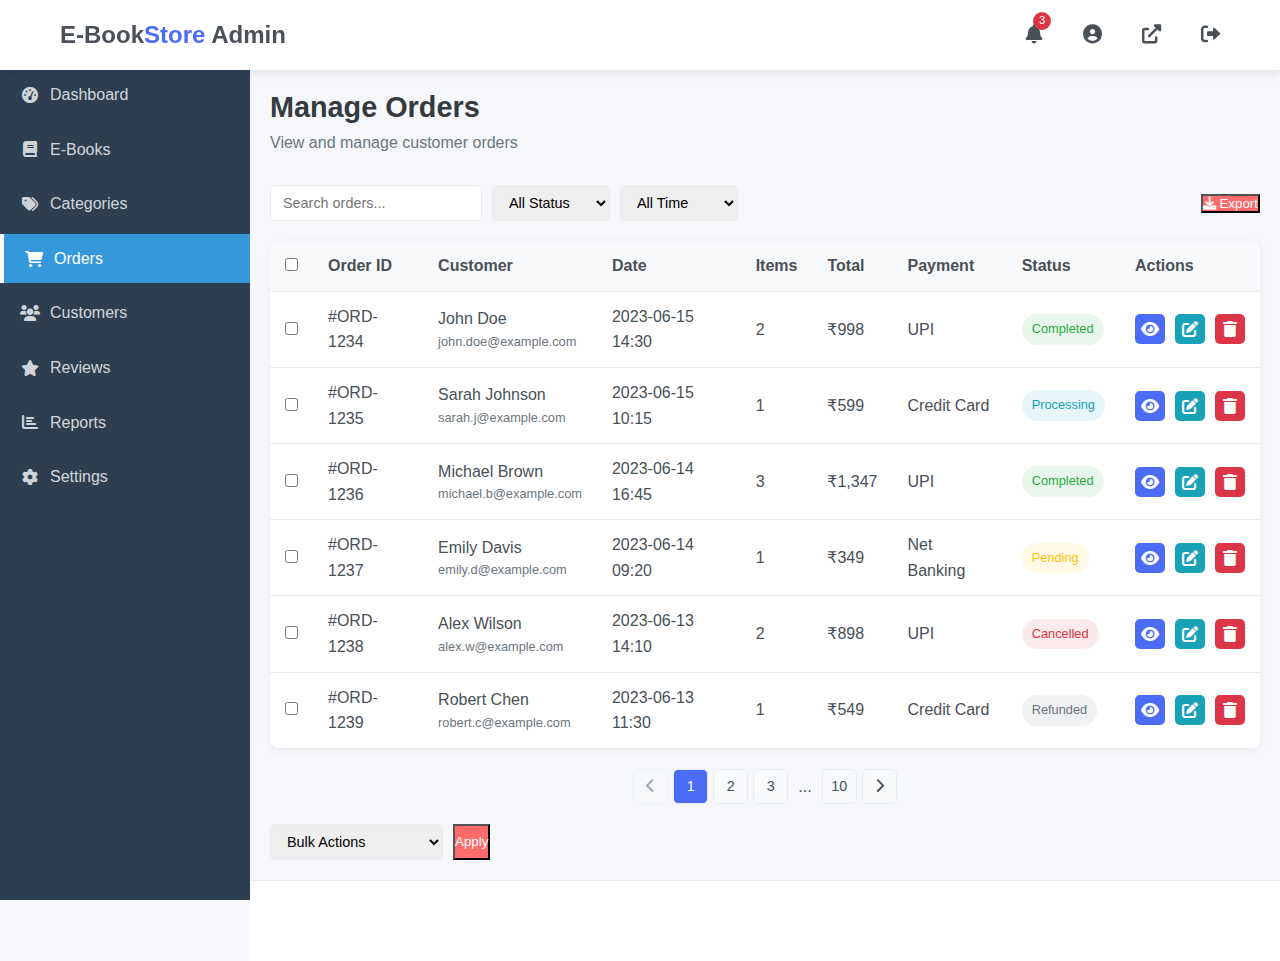
<file: admin/orders.html>
<!DOCTYPE html>
<html lang="en">
<head>
    <meta charset="UTF-8">
    <meta name="viewport" content="width=device-width, initial-scale=1.0">
    <title>Manage Orders - E-Book Store Admin Panel</title>
    <link rel="stylesheet" href="https://cdnjs.cloudflare.com/ajax/libs/font-awesome/6.0.0/css/all.min.css">
    <link rel="stylesheet" href="../css/style.css">
    <link rel="stylesheet" href="css/admin.css">
</head>
<body>
    <!-- Header -->
    <header>
        <div class="container">
            <div class="logo">
                <h1><a href="index.html">E-Book<span>Store</span> Admin</a></h1>
            </div>
            <div class="nav-icons">
                <a href="#" class="notifications">
                    <i class="fas fa-bell"></i>
                    <span class="notification-count">3</span>
                </a>
                <a href="#" class="admin-profile">
                    <i class="fas fa-user-circle"></i>
                </a>
                <a href="../index.html" class="view-site">
                    <i class="fas fa-external-link-alt"></i>
                </a>
                <a href="#" class="logout-btn">
                    <i class="fas fa-sign-out-alt"></i>
                </a>
            </div>
        </div>
    </header>

    <!-- Admin Dashboard -->
    <div class="admin-dashboard">
        <!-- Sidebar -->
        <div class="sidebar">
            <nav class="sidebar-nav">
                <ul>
                    <li>
                        <a href="index.html">
                            <i class="fas fa-tachometer-alt"></i>
                            <span>Dashboard</span>
                        </a>
                    </li>
                    <li>
                        <a href="books.html">
                            <i class="fas fa-book"></i>
                            <span>E-Books</span>
                        </a>
                    </li>
                    <li>
                        <a href="categories.html">
                            <i class="fas fa-tags"></i>
                            <span>Categories</span>
                        </a>
                    </li>
                    <li class="active">
                        <a href="orders.html">
                            <i class="fas fa-shopping-cart"></i>
                            <span>Orders</span>
                        </a>
                    </li>
                    <li>
                        <a href="customers.html">
                            <i class="fas fa-users"></i>
                            <span>Customers</span>
                        </a>
                    </li>
                    <li>
                        <a href="reviews.html">
                            <i class="fas fa-star"></i>
                            <span>Reviews</span>
                        </a>
                    </li>
                    <li>
                        <a href="reports.html">
                            <i class="fas fa-chart-bar"></i>
                            <span>Reports</span>
                        </a>
                    </li>
                    <li>
                        <a href="settings.html">
                            <i class="fas fa-cog"></i>
                            <span>Settings</span>
                        </a>
                    </li>
                </ul>
            </nav>
        </div>

        <!-- Main Content -->
        <div class="main-content">
            <div class="page-header">
                <h2>Manage Orders</h2>
                <p>View and manage customer orders</p>
            </div>

            <!-- Action Bar -->
            <div class="action-bar">
                <div class="search-filter">
                    <input type="text" id="order-search" placeholder="Search orders...">
                    <select id="status-filter">
                        <option value="">All Status</option>
                        <option value="completed">Completed</option>
                        <option value="processing">Processing</option>
                        <option value="pending">Pending</option>
                        <option value="cancelled">Cancelled</option>
                        <option value="refunded">Refunded</option>
                    </select>
                    <select id="date-filter">
                        <option value="">All Time</option>
                        <option value="today">Today</option>
                        <option value="yesterday">Yesterday</option>
                        <option value="week">This Week</option>
                        <option value="month">This Month</option>
                        <option value="year">This Year</option>
                    </select>
                </div>
                <button id="export-orders-btn" class="btn-secondary">
                    <i class="fas fa-download"></i> Export
                </button>
            </div>

            <!-- Orders Table -->
            <div class="orders-table-container">
                <table class="orders-table">
                    <thead>
                        <tr>
                            <th>
                                <input type="checkbox" id="select-all-orders">
                            </th>
                            <th>Order ID</th>
                            <th>Customer</th>
                            <th>Date</th>
                            <th>Items</th>
                            <th>Total</th>
                            <th>Payment</th>
                            <th>Status</th>
                            <th>Actions</th>
                        </tr>
                    </thead>
                    <tbody>
                        <tr>
                            <td>
                                <input type="checkbox" class="order-checkbox">
                            </td>
                            <td>#ORD-1234</td>
                            <td>
                                <div class="customer-info">
                                    <span>John Doe</span>
                                    <small>john.doe@example.com</small>
                                </div>
                            </td>
                            <td>2023-06-15 14:30</td>
                            <td>2</td>
                            <td>₹998</td>
                            <td>UPI</td>
                            <td><span class="status-badge completed">Completed</span></td>
                            <td>
                                <div class="action-buttons">
                                    <a href="#" class="view-btn" title="View"><i class="fas fa-eye"></i></a>
                                    <a href="#" class="edit-btn" title="Edit"><i class="fas fa-edit"></i></a>
                                    <a href="#" class="delete-btn" title="Delete"><i class="fas fa-trash"></i></a>
                                </div>
                            </td>
                        </tr>
                        <tr>
                            <td>
                                <input type="checkbox" class="order-checkbox">
                            </td>
                            <td>#ORD-1235</td>
                            <td>
                                <div class="customer-info">
                                    <span>Sarah Johnson</span>
                                    <small>sarah.j@example.com</small>
                                </div>
                            </td>
                            <td>2023-06-15 10:15</td>
                            <td>1</td>
                            <td>₹599</td>
                            <td>Credit Card</td>
                            <td><span class="status-badge processing">Processing</span></td>
                            <td>
                                <div class="action-buttons">
                                    <a href="#" class="view-btn" title="View"><i class="fas fa-eye"></i></a>
                                    <a href="#" class="edit-btn" title="Edit"><i class="fas fa-edit"></i></a>
                                    <a href="#" class="delete-btn" title="Delete"><i class="fas fa-trash"></i></a>
                                </div>
                            </td>
                        </tr>
                        <tr>
                            <td>
                                <input type="checkbox" class="order-checkbox">
                            </td>
                            <td>#ORD-1236</td>
                            <td>
                                <div class="customer-info">
                                    <span>Michael Brown</span>
                                    <small>michael.b@example.com</small>
                                </div>
                            </td>
                            <td>2023-06-14 16:45</td>
                            <td>3</td>
                            <td>₹1,347</td>
                            <td>UPI</td>
                            <td><span class="status-badge completed">Completed</span></td>
                            <td>
                                <div class="action-buttons">
                                    <a href="#" class="view-btn" title="View"><i class="fas fa-eye"></i></a>
                                    <a href="#" class="edit-btn" title="Edit"><i class="fas fa-edit"></i></a>
                                    <a href="#" class="delete-btn" title="Delete"><i class="fas fa-trash"></i></a>
                                </div>
                            </td>
                        </tr>
                        <tr>
                            <td>
                                <input type="checkbox" class="order-checkbox">
                            </td>
                            <td>#ORD-1237</td>
                            <td>
                                <div class="customer-info">
                                    <span>Emily Davis</span>
                                    <small>emily.d@example.com</small>
                                </div>
                            </td>
                            <td>2023-06-14 09:20</td>
                            <td>1</td>
                            <td>₹349</td>
                            <td>Net Banking</td>
                            <td><span class="status-badge pending">Pending</span></td>
                            <td>
                                <div class="action-buttons">
                                    <a href="#" class="view-btn" title="View"><i class="fas fa-eye"></i></a>
                                    <a href="#" class="edit-btn" title="Edit"><i class="fas fa-edit"></i></a>
                                    <a href="#" class="delete-btn" title="Delete"><i class="fas fa-trash"></i></a>
                                </div>
                            </td>
                        </tr>
                        <tr>
                            <td>
                                <input type="checkbox" class="order-checkbox">
                            </td>
                            <td>#ORD-1238</td>
                            <td>
                                <div class="customer-info">
                                    <span>Alex Wilson</span>
                                    <small>alex.w@example.com</small>
                                </div>
                            </td>
                            <td>2023-06-13 14:10</td>
                            <td>2</td>
                            <td>₹898</td>
                            <td>UPI</td>
                            <td><span class="status-badge cancelled">Cancelled</span></td>
                            <td>
                                <div class="action-buttons">
                                    <a href="#" class="view-btn" title="View"><i class="fas fa-eye"></i></a>
                                    <a href="#" class="edit-btn" title="Edit"><i class="fas fa-edit"></i></a>
                                    <a href="#" class="delete-btn" title="Delete"><i class="fas fa-trash"></i></a>
                                </div>
                            </td>
                        </tr>
                        <tr>
                            <td>
                                <input type="checkbox" class="order-checkbox">
                            </td>
                            <td>#ORD-1239</td>
                            <td>
                                <div class="customer-info">
                                    <span>Robert Chen</span>
                                    <small>robert.c@example.com</small>
                                </div>
                            </td>
                            <td>2023-06-13 11:30</td>
                            <td>1</td>
                            <td>₹549</td>
                            <td>Credit Card</td>
                            <td><span class="status-badge refunded">Refunded</span></td>
                            <td>
                                <div class="action-buttons">
                                    <a href="#" class="view-btn" title="View"><i class="fas fa-eye"></i></a>
                                    <a href="#" class="edit-btn" title="Edit"><i class="fas fa-edit"></i></a>
                                    <a href="#" class="delete-btn" title="Delete"><i class="fas fa-trash"></i></a>
                                </div>
                            </td>
                        </tr>
                    </tbody>
                </table>
            </div>

            <!-- Pagination -->
            <div class="pagination">
                <button class="pagination-btn" disabled><i class="fas fa-chevron-left"></i></button>
                <button class="pagination-btn active">1</button>
                <button class="pagination-btn">2</button>
                <button class="pagination-btn">3</button>
                <span class="pagination-ellipsis">...</span>
                <button class="pagination-btn">10</button>
                <button class="pagination-btn"><i class="fas fa-chevron-right"></i></button>
            </div>

            <!-- Bulk Actions -->
            <div class="bulk-actions">
                <select id="bulk-action-select">
                    <option value="">Bulk Actions</option>
                    <option value="completed">Mark as Completed</option>
                    <option value="processing">Mark as Processing</option>
                    <option value="pending">Mark as Pending</option>
                    <option value="cancelled">Mark as Cancelled</option>
                    <option value="refunded">Mark as Refunded</option>
                    <option value="delete">Delete</option>
                </select>
                <button class="btn-secondary" id="apply-bulk-action">Apply</button>
            </div>
        </div>
    </div>

    <!-- Order Details Modal -->
    <div class="modal" id="order-modal">
        <div class="modal-content order-details-modal">
            <div class="modal-header">
                <h3>Order #ORD-1234</h3>
                <button class="close-modal"><i class="fas fa-times"></i></button>
            </div>
            <div class="modal-body">
                <div class="order-details-grid">
                    <!-- Order Information -->
                    <div class="order-info-section">
                        <h4>Order Information</h4>
                        <div class="info-group">
                            <div class="info-item">
                                <span class="info-label">Order ID:</span>
                                <span class="info-value">#ORD-1234</span>
                            </div>
                            <div class="info-item">
                                <span class="info-label">Date Created:</span>
                                <span class="info-value">June 15, 2023 14:30</span>
                            </div>
                            <div class="info-item">
                                <span class="info-label">Status:</span>
                                <select id="order-status-select">
                                    <option value="completed" selected>Completed</option>
                                    <option value="processing">Processing</option>
                                    <option value="pending">Pending</option>
                                    <option value="cancelled">Cancelled</option>
                                    <option value="refunded">Refunded</option>
                                </select>
                            </div>
                            <div class="info-item">
                                <span class="info-label">Payment Method:</span>
                                <span class="info-value">UPI</span>
                            </div>
                            <div class="info-item">
                                <span class="info-label">Transaction ID:</span>
                                <span class="info-value">TXN123456789</span>
                            </div>
                        </div>
                    </div>

                    <!-- Customer Information -->
                    <div class="customer-info-section">
                        <h4>Customer Information</h4>
                        <div class="info-group">
                            <div class="info-item">
                                <span class="info-label">Name:</span>
                                <span class="info-value">John Doe</span>
                            </div>
                            <div class="info-item">
                                <span class="info-label">Email:</span>
                                <span class="info-value">john.doe@example.com</span>
                            </div>
                            <div class="info-item">
                                <span class="info-label">Phone:</span>
                                <span class="info-value">+91 9876543210</span>
                            </div>
                            <div class="info-item">
                                <span class="info-label">Customer Since:</span>
                                <span class="info-value">May 10, 2023</span>
                            </div>
                            <div class="info-item">
                                <span class="info-label">Total Orders:</span>
                                <span class="info-value">3</span>
                            </div>
                        </div>
                    </div>
                </div>

                <!-- Order Items -->
                <div class="order-items-section">
                    <h4>Order Items</h4>
                    <table class="order-items-table">
                        <thead>
                            <tr>
                                <th>Item</th>
                                <th>Price</th>
                                <th>Quantity</th>
                                <th>Total</th>
                            </tr>
                        </thead>
                        <tbody>
                            <tr>
                                <td>
                                    <div class="item-info">
                                        <img src="../images/book1.svg" alt="Web Design Essentials">
                                        <div>
                                            <h5>Web Design Essentials</h5>
                                            <small>John Smith</small>
                                        </div>
                                    </div>
                                </td>
                                <td>₹499</td>
                                <td>1</td>
                                <td>₹499</td>
                            </tr>
                            <tr>
                                <td>
                                    <div class="item-info">
                                        <img src="../images/book2.svg" alt="Business Strategy">
                                        <div>
                                            <h5>Business Strategy</h5>
                                            <small>Sarah Johnson</small>
                                        </div>
                                    </div>
                                </td>
                                <td>₹499</td>
                                <td>1</td>
                                <td>₹499</td>
                            </tr>
                        </tbody>
                    </table>
                </div>

                <!-- Order Summary -->
                <div class="order-summary-section">
                    <h4>Order Summary</h4>
                    <div class="summary-items">
                        <div class="summary-item">
                            <span>Subtotal:</span>
                            <span>₹998</span>
                        </div>
                        <div class="summary-item">
                            <span>Tax (18% GST):</span>
                            <span>₹179.64</span>
                        </div>
                        <div class="summary-item">
                            <span>Discount:</span>
                            <span>-₹179.64</span>
                        </div>
                        <div class="summary-item total">
                            <span>Total:</span>
                            <span>₹998</span>
                        </div>
                    </div>
                </div>

                <!-- Order Notes -->
                <div class="order-notes-section">
                    <h4>Order Notes</h4>
                    <textarea id="order-notes" rows="3" placeholder="Add notes about this order..."></textarea>
                </div>
            </div>
            <div class="modal-footer">
                <div class="order-actions">
                    <button class="btn-secondary" id="send-invoice">
                        <i class="fas fa-envelope"></i> Send Invoice
                    </button>
                    <button class="btn-secondary" id="print-order">
                        <i class="fas fa-print"></i> Print
                    </button>
                </div>
                <div>
                    <button class="btn-secondary" id="cancel-order-edit">Cancel</button>
                    <button class="btn-primary" id="save-order-changes">Save Changes</button>
                </div>
            </div>
        </div>
    </div>

    <!-- Delete Confirmation Modal -->
    <div class="modal" id="delete-modal">
        <div class="modal-content">
            <div class="modal-header">
                <h3>Confirm Delete</h3>
                <button class="close-modal"><i class="fas fa-times"></i></button>
            </div>
            <div class="modal-body">
                <p>Are you sure you want to delete this order? This action cannot be undone.</p>
            </div>
            <div class="modal-footer">
                <button class="btn-secondary" id="cancel-delete">Cancel</button>
                <button class="btn-danger" id="confirm-delete">Delete</button>
            </div>
        </div>
    </div>

    <!-- Footer -->
    <footer class="admin-footer">
        <div class="container">
            <p>&copy; 2023 E-Book Store Admin Panel. All rights reserved.</p>
        </div>
    </footer>

    <!-- JavaScript -->
    <script src="../js/main.js"></script>
    <script src="js/admin.js"></script>
    <script>
        document.addEventListener('DOMContentLoaded', function() {
            // Order modal elements
            const orderModal = document.getElementById('order-modal');
            const closeModalBtns = document.querySelectorAll('.close-modal');
            const cancelOrderEditBtn = document.getElementById('cancel-order-edit');
            const saveOrderChangesBtn = document.getElementById('save-order-changes');

            // View order buttons
            const viewBtns = document.querySelectorAll('.view-btn');
            viewBtns.forEach(btn => {
                btn.addEventListener('click', function(e) {
                    e.preventDefault();
                    orderModal.style.display = 'flex';
                });
            });

            // Close modal when close button or cancel button is clicked
            closeModalBtns.forEach(btn => {
                btn.addEventListener('click', function() {
                    orderModal.style.display = 'none';
                    document.getElementById('delete-modal').style.display = 'none';
                });
            });

            cancelOrderEditBtn.addEventListener('click', function() {
                orderModal.style.display = 'none';
            });

            // Close modal when clicking outside the modal content
            window.addEventListener('click', function(event) {
                if (event.target === orderModal) {
                    orderModal.style.display = 'none';
                }
                if (event.target === document.getElementById('delete-modal')) {
                    document.getElementById('delete-modal').style.display = 'none';
                }
            });

            // Save order changes
            saveOrderChangesBtn.addEventListener('click', function() {
                // Simulate saving order changes
                const newStatus = document.getElementById('order-status-select').value;
                const orderRow = document.querySelector('.orders-table tbody tr:first-child');
                const statusBadge = orderRow.querySelector('.status-badge');
                
                // Update status badge class and text
                statusBadge.className = 'status-badge ' + newStatus;
                statusBadge.textContent = newStatus.charAt(0).toUpperCase() + newStatus.slice(1);
                
                alert('Order changes saved successfully!');
                orderModal.style.display = 'none';
            });

            // Delete order buttons
            const deleteBtns = document.querySelectorAll('.delete-btn');
            const deleteModal = document.getElementById('delete-modal');
            const cancelDeleteBtn = document.getElementById('cancel-delete');
            const confirmDeleteBtn = document.getElementById('confirm-delete');
            let orderToDelete = null;

            deleteBtns.forEach(btn => {
                btn.addEventListener('click', function(e) {
                    e.preventDefault();
                    deleteModal.style.display = 'flex';
                    orderToDelete = this.closest('tr');
                });
            });

            cancelDeleteBtn.addEventListener('click', function() {
                deleteModal.style.display = 'none';
                orderToDelete = null;
            });

            confirmDeleteBtn.addEventListener('click', function() {
                if (orderToDelete) {
                    orderToDelete.remove();
                    alert('Order deleted successfully!');
                    deleteModal.style.display = 'none';
                    orderToDelete = null;
                }
            });

            // Select all checkbox
            const selectAllCheckbox = document.getElementById('select-all-orders');
            const orderCheckboxes = document.querySelectorAll('.order-checkbox');

            selectAllCheckbox.addEventListener('change', function() {
                orderCheckboxes.forEach(checkbox => {
                    checkbox.checked = this.checked;
                });
            });

            // Bulk actions
            const bulkActionSelect = document.getElementById('bulk-action-select');
            const applyBulkActionBtn = document.getElementById('apply-bulk-action');

            applyBulkActionBtn.addEventListener('click', function() {
                const selectedAction = bulkActionSelect.value;
                if (!selectedAction) {
                    alert('Please select an action');
                    return;
                }

                const selectedOrders = document.querySelectorAll('.order-checkbox:checked');
                if (selectedOrders.length === 0) {
                    alert('Please select at least one order');
                    return;
                }

                if (selectedAction === 'delete') {
                    if (confirm(`Are you sure you want to delete ${selectedOrders.length} orders? This action cannot be undone.`)) {
                        selectedOrders.forEach(checkbox => {
                            checkbox.closest('tr').remove();
                        });
                        alert('Orders deleted successfully!');
                    }
                } else {
                    // Handle other bulk actions
                    selectedOrders.forEach(checkbox => {
                        const statusBadge = checkbox.closest('tr').querySelector('.status-badge');
                        statusBadge.className = 'status-badge ' + selectedAction;
                        statusBadge.textContent = selectedAction.charAt(0).toUpperCase() + selectedAction.slice(1);
                    });
                    alert(`Status updated for ${selectedOrders.length} orders!`);
                }

                // Reset bulk action select
                bulkActionSelect.value = '';
                selectAllCheckbox.checked = false;
            });

            // Search and filter functionality
            const orderSearch = document.getElementById('order-search');
            const statusFilter = document.getElementById('status-filter');
            const dateFilter = document.getElementById('date-filter');

            function filterOrders() {
                const searchTerm = orderSearch.value.toLowerCase();
                const statusValue = statusFilter.value;
                const dateValue = dateFilter.value;

                const orderRows = document.querySelectorAll('.orders-table tbody tr');
                
                orderRows.forEach(row => {
                    const orderId = row.querySelector('td:nth-child(2)').textContent.toLowerCase();
                    const customerName = row.querySelector('.customer-info span').textContent.toLowerCase();
                    const customerEmail = row.querySelector('.customer-info small').textContent.toLowerCase();
                    const statusBadge = row.querySelector('.status-badge');
                    const status = statusBadge.classList.contains('completed') ? 'completed' : 
                                statusBadge.classList.contains('processing') ? 'processing' : 
                                statusBadge.classList.contains('pending') ? 'pending' : 
                                statusBadge.classList.contains('cancelled') ? 'cancelled' : 'refunded';
                    const date = row.querySelector('td:nth-child(4)').textContent;
                    
                    const matchesSearch = orderId.includes(searchTerm) || 
                                        customerName.includes(searchTerm) || 
                                        customerEmail.includes(searchTerm);
                    const matchesStatus = statusValue === '' || status === statusValue;
                    
                    // Simplified date filtering for demo purposes
                    let matchesDate = true;
                    if (dateValue === 'today') {
                        matchesDate = date.includes('2023-06-15');
                    } else if (dateValue === 'yesterday') {
                        matchesDate = date.includes('2023-06-14');
                    } else if (dateValue === 'week') {
                        matchesDate = date.includes('2023-06-');
                    }
                    
                    if (matchesSearch && matchesStatus && matchesDate) {
                        row.style.display = '';
                    } else {
                        row.style.display = 'none';
                    }
                });
            }

            orderSearch.addEventListener('input', filterOrders);
            statusFilter.addEventListener('change', filterOrders);
            dateFilter.addEventListener('change', filterOrders);

            // Export orders button
            const exportOrdersBtn = document.getElementById('export-orders-btn');
            exportOrdersBtn.addEventListener('click', function() {
                alert('Orders exported successfully!');
            });

            // Send invoice button
            const sendInvoiceBtn = document.getElementById('send-invoice');
            sendInvoiceBtn.addEventListener('click', function() {
                alert('Invoice sent successfully!');
            });

            // Print order button
            const printOrderBtn = document.getElementById('print-order');
            printOrderBtn.addEventListener('click', function() {
                alert('Preparing order for printing...');
            });

            // Pagination
            const paginationBtns = document.querySelectorAll('.pagination-btn');
            paginationBtns.forEach(btn => {
                btn.addEventListener('click', function() {
                    if (!this.disabled) {
                        document.querySelector('.pagination-btn.active').classList.remove('active');
                        this.classList.add('active');
                    }
                });
            });

            // Add styles for orders page
            const style = document.createElement('style');
            style.textContent = `
                .action-bar {
                    display: flex;
                    justify-content: space-between;
                    align-items: center;
                    margin-bottom: 20px;
                    flex-wrap: wrap;
                    gap: 10px;
                }

                .search-filter {
                    display: flex;
                    gap: 10px;
                    flex-wrap: wrap;
                }

                .search-filter input,
                .search-filter select {
                    padding: 8px 12px;
                    border: 1px solid var(--admin-border);
                    border-radius: 5px;
                    font-size: 0.9rem;
                }

                .orders-table-container {
                    overflow-x: auto;
                    background-color: var(--admin-card-bg);
                    border-radius: 10px;
                    box-shadow: 0 2px 10px rgba(0, 0, 0, 0.05);
                    margin-bottom: 20px;
                }

                .orders-table {
                    width: 100%;
                    border-collapse: collapse;
                }

                .orders-table th,
                .orders-table td {
                    padding: 12px 15px;
                    text-align: left;
                    border-bottom: 1px solid var(--admin-border);
                }

                .orders-table th {
                    background-color: var(--admin-light);
                    color: var(--admin-text);
                    font-weight: 600;
                }

                .orders-table tbody tr:hover {
                    background-color: rgba(74, 108, 247, 0.05);
                }

                .customer-info {
                    display: flex;
                    flex-direction: column;
                }

                .customer-info small {
                    color: var(--admin-text-muted);
                    font-size: 0.8rem;
                }

                .status-badge {
                    display: inline-block;
                    padding: 5px 10px;
                    border-radius: 20px;
                    font-size: 0.8rem;
                    font-weight: 500;
                }

                .status-badge.completed {
                    background-color: rgba(40, 167, 69, 0.1);
                    color: var(--admin-success);
                }

                .status-badge.processing {
                    background-color: rgba(23, 162, 184, 0.1);
                    color: var(--admin-info);
                }

                .status-badge.pending {
                    background-color: rgba(255, 193, 7, 0.1);
                    color: var(--admin-warning);
                }

                .status-badge.cancelled {
                    background-color: rgba(220, 53, 69, 0.1);
                    color: var(--admin-danger);
                }

                .status-badge.refunded {
                    background-color: rgba(108, 117, 125, 0.1);
                    color: var(--admin-secondary);
                }

                .action-buttons {
                    display: flex;
                    gap: 10px;
                }

                .view-btn,
                .edit-btn,
                .delete-btn {
                    width: 30px;
                    height: 30px;
                    border-radius: 5px;
                    display: flex;
                    align-items: center;
                    justify-content: center;
                    color: white;
                    text-decoration: none;
                    transition: background-color 0.3s ease;
                }

                .view-btn {
                    background-color: var(--admin-primary);
                }

                .view-btn:hover {
                    background-color: #3a5bd9;
                }

                .edit-btn {
                    background-color: var(--admin-info);
                }

                .edit-btn:hover {
                    background-color: #138496;
                }

                .delete-btn {
                    background-color: var(--admin-danger);
                }

                .delete-btn:hover {
                    background-color: #c82333;
                }

                .pagination {
                    display: flex;
                    justify-content: center;
                    align-items: center;
                    margin: 20px 0;
                    gap: 5px;
                }

                .pagination-btn {
                    width: 35px;
                    height: 35px;
                    border-radius: 5px;
                    display: flex;
                    align-items: center;
                    justify-content: center;
                    background-color: var(--admin-light);
                    border: 1px solid var(--admin-border);
                    color: var(--admin-text);
                    font-size: 0.9rem;
                    cursor: pointer;
                    transition: all 0.3s ease;
                }

                .pagination-btn:hover:not(:disabled) {
                    background-color: var(--admin-primary);
                    color: white;
                }

                .pagination-btn.active {
                    background-color: var(--admin-primary);
                    color: white;
                }

                .pagination-btn:disabled {
                    opacity: 0.5;
                    cursor: not-allowed;
                }

                .pagination-ellipsis {
                    margin: 0 5px;
                }

                .bulk-actions {
                    display: flex;
                    gap: 10px;
                    margin-top: 20px;
                }

                .bulk-actions select {
                    padding: 8px 12px;
                    border: 1px solid var(--admin-border);
                    border-radius: 5px;
                    font-size: 0.9rem;
                }

                /* Order Details Modal Styles */
                .order-details-modal {
                    width: 80%;
                    max-width: 1000px;
                }

                .order-details-grid {
                    display: grid;
                    grid-template-columns: 1fr 1fr;
                    gap: 20px;
                    margin-bottom: 20px;
                }

                .order-info-section,
                .customer-info-section,
                .order-items-section,
                .order-summary-section,
                .order-notes-section {
                    background-color: var(--admin-light);
                    border-radius: 10px;
                    padding: 15px;
                    margin-bottom: 20px;
                }

                .order-info-section h4,
                .customer-info-section h4,
                .order-items-section h4,
                .order-summary-section h4,
                .order-notes-section h4 {
                    margin-top: 0;
                    margin-bottom: 15px;
                    font-size: 1.1rem;
                    color: var(--admin-dark);
                }

                .info-group {
                    display: grid;
                    grid-template-columns: 1fr 1fr;
                    gap: 10px;
                }

                .info-item {
                    display: flex;
                    flex-direction: column;
                }

                .info-label {
                    font-size: 0.8rem;
                    color: var(--admin-text-muted);
                    margin-bottom: 5px;
                }

                .info-value {
                    font-size: 0.9rem;
                    color: var(--admin-text);
                }

                #order-status-select {
                    padding: 5px;
                    border: 1px solid var(--admin-border);
                    border-radius: 5px;
                    font-size: 0.9rem;
                }

                .order-items-table {
                    width: 100%;
                    border-collapse: collapse;
                }

                .order-items-table th,
                .order-items-table td {
                    padding: 10px;
                    text-align: left;
                    border-bottom: 1px solid var(--admin-border);
                }

                .order-items-table th {
                    background-color: white;
                    font-weight: 600;
                    font-size: 0.9rem;
                }

                .item-info {
                    display: flex;
                    align-items: center;
                }

                .item-info img {
                    width: 40px;
                    height: 60px;
                    object-fit: cover;
                    margin-right: 10px;
                    border-radius: 5px;
                }

                .item-info h5 {
                    margin: 0 0 5px 0;
                    font-size: 0.9rem;
                }

                .item-info small {
                    color: var(--admin-text-muted);
                    font-size: 0.8rem;
                }

                .summary-items {
                    display: flex;
                    flex-direction: column;
                    gap: 10px;
                }

                .summary-item {
                    display: flex;
                    justify-content: space-between;
                    font-size: 0.9rem;
                }

                .summary-item.total {
                    font-weight: bold;
                    font-size: 1.1rem;
                    margin-top: 10px;
                    padding-top: 10px;
                    border-top: 1px solid var(--admin-border);
                }

                #order-notes {
                    width: 100%;
                    padding: 10px;
                    border: 1px solid var(--admin-border);
                    border-radius: 5px;
                    font-size: 0.9rem;
                    resize: vertical;
                }

                .order-actions {
                    display: flex;
                    gap: 10px;
                }

                @media (max-width: 992px) {
                    .order-details-grid {
                        grid-template-columns: 1fr;
                    }

                    .info-group {
                        grid-template-columns: 1fr;
                    }

                    .order-details-modal {
                        width: 95%;
                    }
                }

                @media (max-width: 768px) {
                    .action-bar {
                        flex-direction: column;
                        align-items: flex-start;
                    }

                    .search-filter {
                        width: 100%;
                    }

                    .search-filter input,
                    .search-filter select {
                        flex: 1;
                    }

                    .modal-footer {
                        flex-direction: column;
                        gap: 10px;
                    }

                    .order-actions {
                        width: 100%;
                        justify-content: space-between;
                    }
                }
            `;
            document.head.appendChild(style);
        });
    </script>
</body>
</html>
</file>
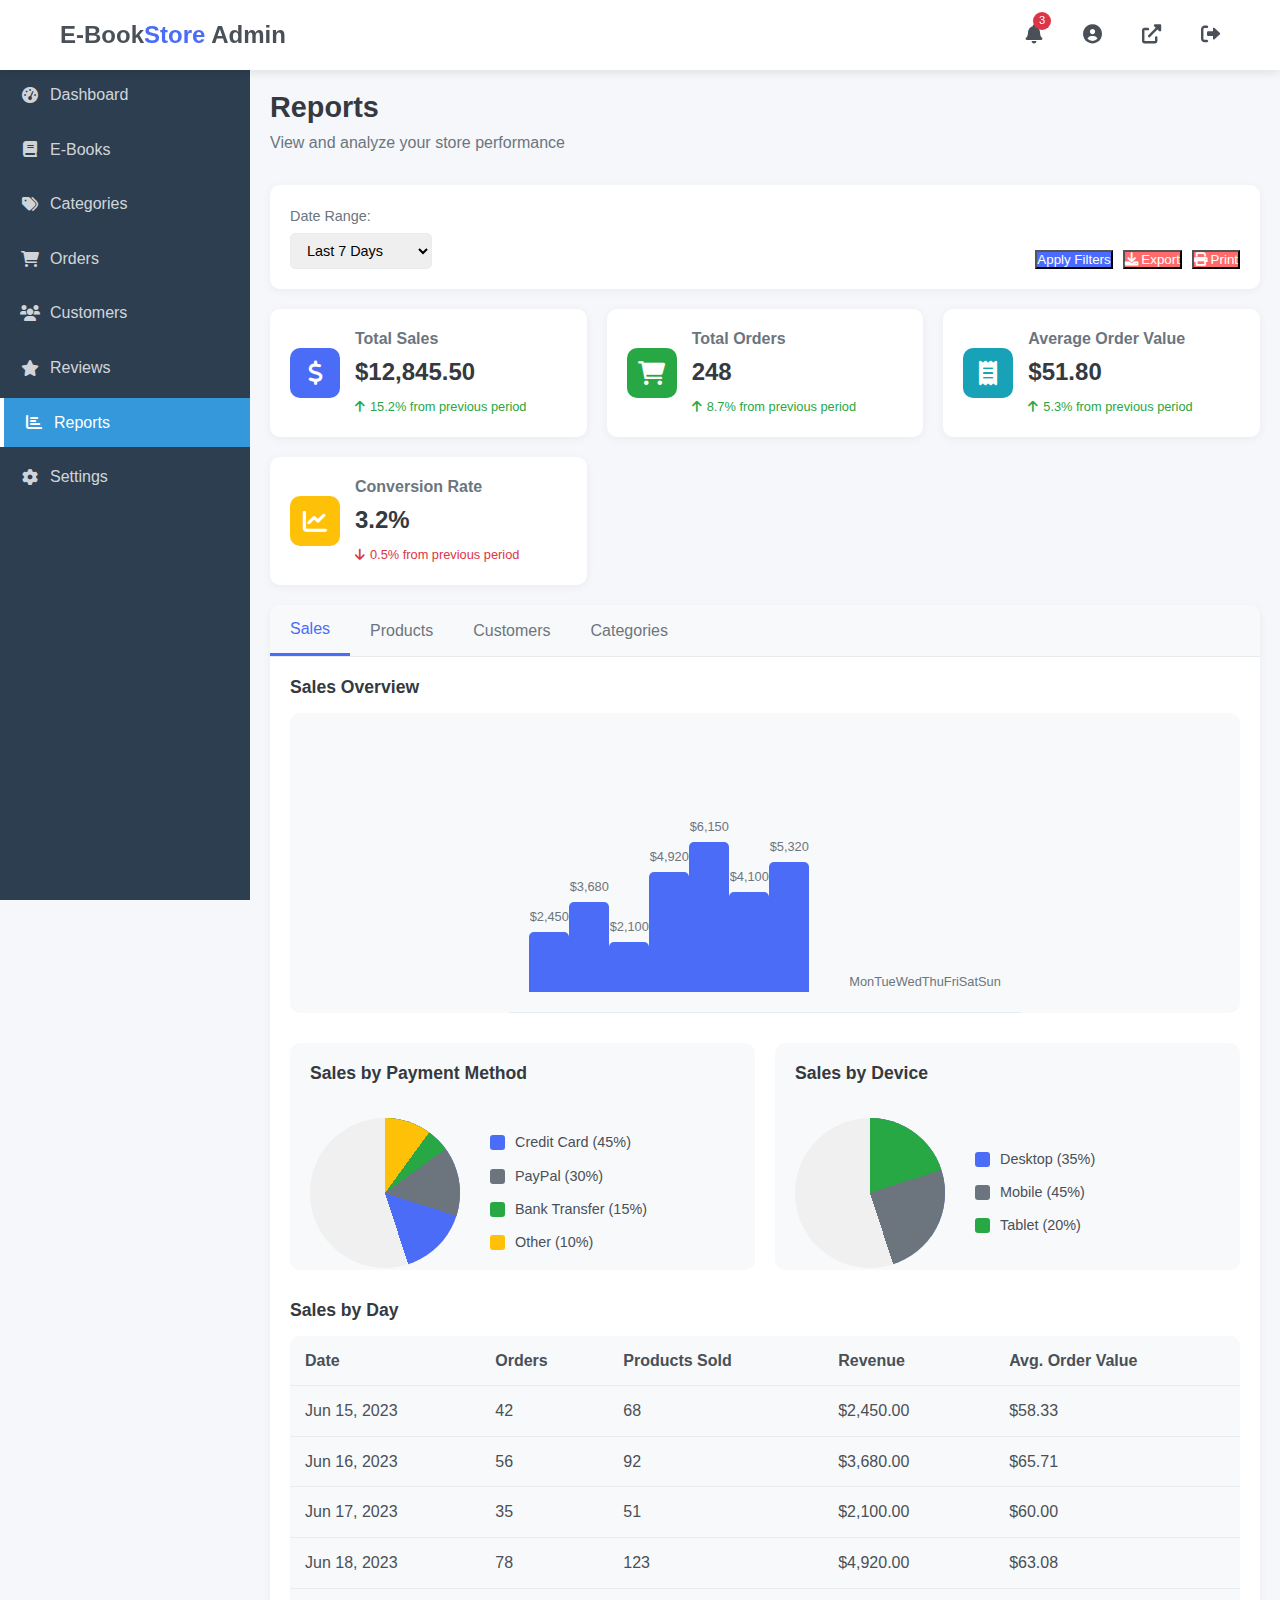
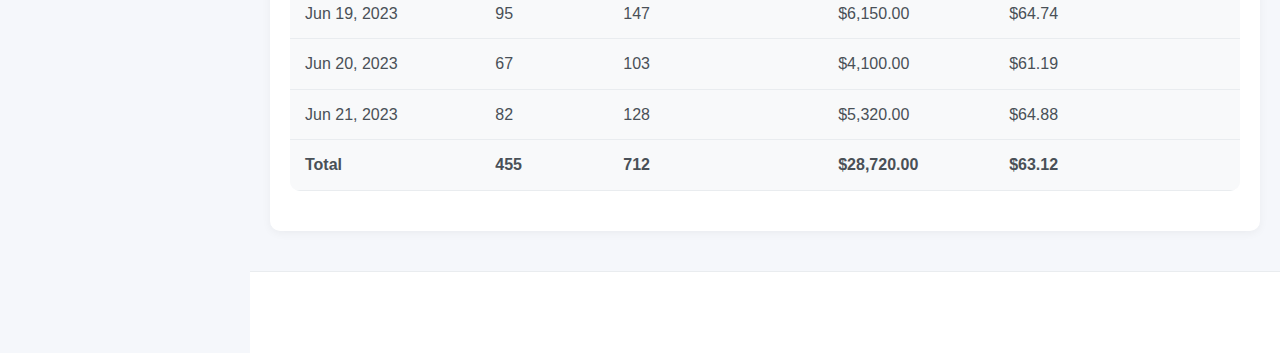
<file: admin/reports.html>
<!DOCTYPE html>
<html lang="en">
<head>
    <meta charset="UTF-8">
    <meta name="viewport" content="width=device-width, initial-scale=1.0">
    <title>Reports - E-Book Store Admin Panel</title>
    <link rel="stylesheet" href="https://cdnjs.cloudflare.com/ajax/libs/font-awesome/6.0.0/css/all.min.css">
    <link rel="stylesheet" href="../css/style.css">
    <link rel="stylesheet" href="css/admin.css">
</head>
<body>
    <!-- Header -->
    <header>
        <div class="container">
            <div class="logo">
                <h1><a href="index.html">E-Book<span>Store</span> Admin</a></h1>
            </div>
            <div class="nav-icons">
                <a href="#" class="notifications">
                    <i class="fas fa-bell"></i>
                    <span class="notification-count">3</span>
                </a>
                <a href="#" class="admin-profile">
                    <i class="fas fa-user-circle"></i>
                </a>
                <a href="../index.html" class="view-site">
                    <i class="fas fa-external-link-alt"></i>
                </a>
                <a href="#" class="logout-btn">
                    <i class="fas fa-sign-out-alt"></i>
                </a>
            </div>
        </div>
    </header>

    <!-- Admin Dashboard -->
    <div class="admin-dashboard">
        <!-- Sidebar -->
        <div class="sidebar">
            <nav class="sidebar-nav">
                <ul>
                    <li>
                        <a href="index.html">
                            <i class="fas fa-tachometer-alt"></i>
                            <span>Dashboard</span>
                        </a>
                    </li>
                    <li>
                        <a href="books.html">
                            <i class="fas fa-book"></i>
                            <span>E-Books</span>
                        </a>
                    </li>
                    <li>
                        <a href="categories.html">
                            <i class="fas fa-tags"></i>
                            <span>Categories</span>
                        </a>
                    </li>
                    <li>
                        <a href="orders.html">
                            <i class="fas fa-shopping-cart"></i>
                            <span>Orders</span>
                        </a>
                    </li>
                    <li>
                        <a href="customers.html">
                            <i class="fas fa-users"></i>
                            <span>Customers</span>
                        </a>
                    </li>
                    <li>
                        <a href="reviews.html">
                            <i class="fas fa-star"></i>
                            <span>Reviews</span>
                        </a>
                    </li>
                    <li class="active">
                        <a href="reports.html">
                            <i class="fas fa-chart-bar"></i>
                            <span>Reports</span>
                        </a>
                    </li>
                    <li>
                        <a href="settings.html">
                            <i class="fas fa-cog"></i>
                            <span>Settings</span>
                        </a>
                    </li>
                </ul>
            </nav>
        </div>

        <!-- Main Content -->
        <div class="main-content">
            <div class="page-header">
                <h2>Reports</h2>
                <p>View and analyze your store performance</p>
            </div>

            <!-- Report Filters -->
            <div class="report-filters">
                <div class="date-range-picker">
                    <label for="date-range">Date Range:</label>
                    <select id="date-range">
                        <option value="today">Today</option>
                        <option value="yesterday">Yesterday</option>
                        <option value="last7days" selected>Last 7 Days</option>
                        <option value="last30days">Last 30 Days</option>
                        <option value="thisMonth">This Month</option>
                        <option value="lastMonth">Last Month</option>
                        <option value="custom">Custom Range</option>
                    </select>
                </div>
                <div class="custom-date-range" style="display: none;">
                    <div class="date-input">
                        <label for="start-date">Start Date:</label>
                        <input type="date" id="start-date">
                    </div>
                    <div class="date-input">
                        <label for="end-date">End Date:</label>
                        <input type="date" id="end-date">
                    </div>
                </div>
                <div class="report-actions">
                    <button id="apply-filters" class="btn-primary">Apply Filters</button>
                    <button id="export-report" class="btn-secondary"><i class="fas fa-download"></i> Export</button>
                    <button id="print-report" class="btn-secondary"><i class="fas fa-print"></i> Print</button>
                </div>
            </div>

            <!-- Report Summary -->
            <div class="report-summary">
                <div class="summary-card">
                    <div class="summary-icon sales-icon">
                        <i class="fas fa-dollar-sign"></i>
                    </div>
                    <div class="summary-info">
                        <h3>Total Sales</h3>
                        <p class="summary-value">$12,845.50</p>
                        <p class="summary-change positive"><i class="fas fa-arrow-up"></i> 15.2% from previous period</p>
                    </div>
                </div>
                <div class="summary-card">
                    <div class="summary-icon orders-icon">
                        <i class="fas fa-shopping-cart"></i>
                    </div>
                    <div class="summary-info">
                        <h3>Total Orders</h3>
                        <p class="summary-value">248</p>
                        <p class="summary-change positive"><i class="fas fa-arrow-up"></i> 8.7% from previous period</p>
                    </div>
                </div>
                <div class="summary-card">
                    <div class="summary-icon avg-order-icon">
                        <i class="fas fa-receipt"></i>
                    </div>
                    <div class="summary-info">
                        <h3>Average Order Value</h3>
                        <p class="summary-value">$51.80</p>
                        <p class="summary-change positive"><i class="fas fa-arrow-up"></i> 5.3% from previous period</p>
                    </div>
                </div>
                <div class="summary-card">
                    <div class="summary-icon conversion-icon">
                        <i class="fas fa-chart-line"></i>
                    </div>
                    <div class="summary-info">
                        <h3>Conversion Rate</h3>
                        <p class="summary-value">3.2%</p>
                        <p class="summary-change negative"><i class="fas fa-arrow-down"></i> 0.5% from previous period</p>
                    </div>
                </div>
            </div>

            <!-- Report Tabs -->
            <div class="report-tabs">
                <div class="tab-buttons">
                    <button class="tab-btn active" data-tab="sales">Sales</button>
                    <button class="tab-btn" data-tab="products">Products</button>
                    <button class="tab-btn" data-tab="customers">Customers</button>
                    <button class="tab-btn" data-tab="categories">Categories</button>
                </div>

                <!-- Sales Tab -->
                <div class="tab-content active" id="sales-tab">
                    <div class="chart-container">
                        <h3>Sales Overview</h3>
                        <div class="chart-wrapper">
                            <div class="chart-placeholder" id="sales-chart">
                                <!-- Sales Chart will be rendered here -->
                                <div class="chart-bars">
                                    <div class="chart-bar" style="height: 30%;"><span class="bar-value">$2,450</span></div>
                                    <div class="chart-bar" style="height: 45%;"><span class="bar-value">$3,680</span></div>
                                    <div class="chart-bar" style="height: 25%;"><span class="bar-value">$2,100</span></div>
                                    <div class="chart-bar" style="height: 60%;"><span class="bar-value">$4,920</span></div>
                                    <div class="chart-bar" style="height: 75%;"><span class="bar-value">$6,150</span></div>
                                    <div class="chart-bar" style="height: 50%;"><span class="bar-value">$4,100</span></div>
                                    <div class="chart-bar" style="height: 65%;"><span class="bar-value">$5,320</span></div>
                                </div>
                                <div class="chart-labels">
                                    <span>Mon</span>
                                    <span>Tue</span>
                                    <span>Wed</span>
                                    <span>Thu</span>
                                    <span>Fri</span>
                                    <span>Sat</span>
                                    <span>Sun</span>
                                </div>
                            </div>
                        </div>
                    </div>

                    <div class="sales-breakdown">
                        <div class="breakdown-card">
                            <h3>Sales by Payment Method</h3>
                            <div class="pie-chart-container">
                                <div class="pie-chart">
                                    <div class="pie-slice" style="--percentage: 45%; --color: #4a6cf7;"></div>
                                    <div class="pie-slice" style="--percentage: 30%; --color: #6c757d;"></div>
                                    <div class="pie-slice" style="--percentage: 15%; --color: #28a745;"></div>
                                    <div class="pie-slice" style="--percentage: 10%; --color: #ffc107;"></div>
                                </div>
                                <div class="pie-legend">
                                    <div class="legend-item">
                                        <span class="legend-color" style="background-color: #4a6cf7;"></span>
                                        <span class="legend-label">Credit Card (45%)</span>
                                    </div>
                                    <div class="legend-item">
                                        <span class="legend-color" style="background-color: #6c757d;"></span>
                                        <span class="legend-label">PayPal (30%)</span>
                                    </div>
                                    <div class="legend-item">
                                        <span class="legend-color" style="background-color: #28a745;"></span>
                                        <span class="legend-label">Bank Transfer (15%)</span>
                                    </div>
                                    <div class="legend-item">
                                        <span class="legend-color" style="background-color: #ffc107;"></span>
                                        <span class="legend-label">Other (10%)</span>
                                    </div>
                                </div>
                            </div>
                        </div>

                        <div class="breakdown-card">
                            <h3>Sales by Device</h3>
                            <div class="pie-chart-container">
                                <div class="pie-chart">
                                    <div class="pie-slice" style="--percentage: 35%; --color: #4a6cf7;"></div>
                                    <div class="pie-slice" style="--percentage: 45%; --color: #6c757d;"></div>
                                    <div class="pie-slice" style="--percentage: 20%; --color: #28a745;"></div>
                                </div>
                                <div class="pie-legend">
                                    <div class="legend-item">
                                        <span class="legend-color" style="background-color: #4a6cf7;"></span>
                                        <span class="legend-label">Desktop (35%)</span>
                                    </div>
                                    <div class="legend-item">
                                        <span class="legend-color" style="background-color: #6c757d;"></span>
                                        <span class="legend-label">Mobile (45%)</span>
                                    </div>
                                    <div class="legend-item">
                                        <span class="legend-color" style="background-color: #28a745;"></span>
                                        <span class="legend-label">Tablet (20%)</span>
                                    </div>
                                </div>
                            </div>
                        </div>
                    </div>

                    <div class="data-table-container">
                        <h3>Sales by Day</h3>
                        <table class="data-table">
                            <thead>
                                <tr>
                                    <th>Date</th>
                                    <th>Orders</th>
                                    <th>Products Sold</th>
                                    <th>Revenue</th>
                                    <th>Avg. Order Value</th>
                                </tr>
                            </thead>
                            <tbody>
                                <tr>
                                    <td>Jun 15, 2023</td>
                                    <td>42</td>
                                    <td>68</td>
                                    <td>$2,450.00</td>
                                    <td>$58.33</td>
                                </tr>
                                <tr>
                                    <td>Jun 16, 2023</td>
                                    <td>56</td>
                                    <td>92</td>
                                    <td>$3,680.00</td>
                                    <td>$65.71</td>
                                </tr>
                                <tr>
                                    <td>Jun 17, 2023</td>
                                    <td>35</td>
                                    <td>51</td>
                                    <td>$2,100.00</td>
                                    <td>$60.00</td>
                                </tr>
                                <tr>
                                    <td>Jun 18, 2023</td>
                                    <td>78</td>
                                    <td>123</td>
                                    <td>$4,920.00</td>
                                    <td>$63.08</td>
                                </tr>
                                <tr>
                                    <td>Jun 19, 2023</td>
                                    <td>95</td>
                                    <td>147</td>
                                    <td>$6,150.00</td>
                                    <td>$64.74</td>
                                </tr>
                                <tr>
                                    <td>Jun 20, 2023</td>
                                    <td>67</td>
                                    <td>103</td>
                                    <td>$4,100.00</td>
                                    <td>$61.19</td>
                                </tr>
                                <tr>
                                    <td>Jun 21, 2023</td>
                                    <td>82</td>
                                    <td>128</td>
                                    <td>$5,320.00</td>
                                    <td>$64.88</td>
                                </tr>
                            </tbody>
                            <tfoot>
                                <tr>
                                    <td><strong>Total</strong></td>
                                    <td><strong>455</strong></td>
                                    <td><strong>712</strong></td>
                                    <td><strong>$28,720.00</strong></td>
                                    <td><strong>$63.12</strong></td>
                                </tr>
                            </tfoot>
                        </table>
                    </div>
                </div>

                <!-- Products Tab -->
                <div class="tab-content" id="products-tab">
                    <div class="chart-container">
                        <h3>Top Selling Products</h3>
                        <div class="chart-wrapper">
                            <div class="horizontal-bar-chart">
                                <div class="h-bar-item">
                                    <div class="h-bar-label">Web Design Essentials</div>
                                    <div class="h-bar-container">
                                        <div class="h-bar" style="width: 85%;"></div>
                                        <span class="h-bar-value">85 copies</span>
                                    </div>
                                </div>
                                <div class="h-bar-item">
                                    <div class="h-bar-label">Business Strategy</div>
                                    <div class="h-bar-container">
                                        <div class="h-bar" style="width: 72%;"></div>
                                        <span class="h-bar-value">72 copies</span>
                                    </div>
                                </div>
                                <div class="h-bar-item">
                                    <div class="h-bar-label">Modern Technology</div>
                                    <div class="h-bar-container">
                                        <div class="h-bar" style="width: 65%;"></div>
                                        <span class="h-bar-value">65 copies</span>
                                    </div>
                                </div>
                                <div class="h-bar-item">
                                    <div class="h-bar-label">Self Development</div>
                                    <div class="h-bar-container">
                                        <div class="h-bar" style="width: 58%;"></div>
                                        <span class="h-bar-value">58 copies</span>
                                    </div>
                                </div>
                                <div class="h-bar-item">
                                    <div class="h-bar-label">Fiction Adventure</div>
                                    <div class="h-bar-container">
                                        <div class="h-bar" style="width: 45%;"></div>
                                        <span class="h-bar-value">45 copies</span>
                                    </div>
                                </div>
                            </div>
                        </div>
                    </div>

                    <div class="data-table-container">
                        <h3>Product Performance</h3>
                        <table class="data-table">
                            <thead>
                                <tr>
                                    <th>Product</th>
                                    <th>Category</th>
                                    <th>Sales</th>
                                    <th>Revenue</th>
                                    <th>Avg. Rating</th>
                                    <th>Stock</th>
                                </tr>
                            </thead>
                            <tbody>
                                <tr>
                                    <td>
                                        <div class="product-info">
                                            <img src="../images/book1.svg" alt="Web Design Essentials">
                                            <div>
                                                <h5>Web Design Essentials</h5>
                                                <small>John Smith</small>
                                            </div>
                                        </div>
                                    </td>
                                    <td>Web Development</td>
                                    <td>85</td>
                                    <td>$3,400.00</td>
                                    <td>
                                        <div class="rating">
                                            <i class="fas fa-star"></i>
                                            <i class="fas fa-star"></i>
                                            <i class="fas fa-star"></i>
                                            <i class="fas fa-star"></i>
                                            <i class="fas fa-star-half-alt"></i>
                                            <span>4.5</span>
                                        </div>
                                    </td>
                                    <td><span class="stock in-stock">In Stock</span></td>
                                </tr>
                                <tr>
                                    <td>
                                        <div class="product-info">
                                            <img src="../images/book2.svg" alt="Business Strategy">
                                            <div>
                                                <h5>Business Strategy</h5>
                                                <small>Sarah Johnson</small>
                                            </div>
                                        </div>
                                    </td>
                                    <td>Business</td>
                                    <td>72</td>
                                    <td>$2,880.00</td>
                                    <td>
                                        <div class="rating">
                                            <i class="fas fa-star"></i>
                                            <i class="fas fa-star"></i>
                                            <i class="fas fa-star"></i>
                                            <i class="fas fa-star"></i>
                                            <i class="far fa-star"></i>
                                            <span>4.0</span>
                                        </div>
                                    </td>
                                    <td><span class="stock in-stock">In Stock</span></td>
                                </tr>
                                <tr>
                                    <td>
                                        <div class="product-info">
                                            <img src="../images/book6.svg" alt="Modern Technology">
                                            <div>
                                                <h5>Modern Technology</h5>
                                                <small>Robert Chen</small>
                                            </div>
                                        </div>
                                    </td>
                                    <td>Technology</td>
                                    <td>65</td>
                                    <td>$2,600.00</td>
                                    <td>
                                        <div class="rating">
                                            <i class="fas fa-star"></i>
                                            <i class="fas fa-star"></i>
                                            <i class="fas fa-star"></i>
                                            <i class="fas fa-star"></i>
                                            <i class="fas fa-star-half-alt"></i>
                                            <span>4.5</span>
                                        </div>
                                    </td>
                                    <td><span class="stock low-stock">Low Stock</span></td>
                                </tr>
                                <tr>
                                    <td>
                                        <div class="product-info">
                                            <img src="../images/book3.svg" alt="Self Development">
                                            <div>
                                                <h5>Self Development</h5>
                                                <small>Michael Brown</small>
                                            </div>
                                        </div>
                                    </td>
                                    <td>Self Help</td>
                                    <td>58</td>
                                    <td>$2,320.00</td>
                                    <td>
                                        <div class="rating">
                                            <i class="fas fa-star"></i>
                                            <i class="fas fa-star"></i>
                                            <i class="fas fa-star"></i>
                                            <i class="far fa-star"></i>
                                            <i class="far fa-star"></i>
                                            <span>3.0</span>
                                        </div>
                                    </td>
                                    <td><span class="stock in-stock">In Stock</span></td>
                                </tr>
                                <tr>
                                    <td>
                                        <div class="product-info">
                                            <img src="../images/book4.svg" alt="Fiction Adventure">
                                            <div>
                                                <h5>Fiction Adventure</h5>
                                                <small>Emily Davis</small>
                                            </div>
                                        </div>
                                    </td>
                                    <td>Fiction</td>
                                    <td>45</td>
                                    <td>$1,800.00</td>
                                    <td>
                                        <div class="rating">
                                            <i class="fas fa-star"></i>
                                            <i class="fas fa-star"></i>
                                            <i class="far fa-star"></i>
                                            <i class="far fa-star"></i>
                                            <i class="far fa-star"></i>
                                            <span>2.0</span>
                                        </div>
                                    </td>
                                    <td><span class="stock out-of-stock">Out of Stock</span></td>
                                </tr>
                            </tbody>
                        </table>
                    </div>
                </div>

                <!-- Customers Tab -->
                <div class="tab-content" id="customers-tab">
                    <div class="chart-container">
                        <h3>Customer Acquisition</h3>
                        <div class="chart-wrapper">
                            <div class="line-chart-placeholder">
                                <!-- Line chart will be rendered here -->
                                <div class="line-chart">
                                    <svg viewBox="0 0 500 200" class="line-chart-svg">
                                        <polyline
                                            fill="none"
                                            stroke="#4a6cf7"
                                            stroke-width="3"
                                            points="
                                            0,120
                                            100,100
                                            200,80
                                            300,40
                                            400,60
                                            500,30
                                            "
                                        />
                                    </svg>
                                    <div class="line-chart-labels">
                                        <span>Jan</span>
                                        <span>Feb</span>
                                        <span>Mar</span>
                                        <span>Apr</span>
                                        <span>May</span>
                                        <span>Jun</span>
                                    </div>
                                </div>
                            </div>
                        </div>
                    </div>

                    <div class="customer-metrics">
                        <div class="metric-card">
                            <h3>New Customers</h3>
                            <p class="metric-value">128</p>
                            <p class="metric-change positive"><i class="fas fa-arrow-up"></i> 12.5%</p>
                        </div>
                        <div class="metric-card">
                            <h3>Returning Customers</h3>
                            <p class="metric-value">320</p>
                            <p class="metric-change positive"><i class="fas fa-arrow-up"></i> 8.2%</p>
                        </div>
                        <div class="metric-card">
                            <h3>Customer Retention</h3>
                            <p class="metric-value">68.5%</p>
                            <p class="metric-change positive"><i class="fas fa-arrow-up"></i> 3.7%</p>
                        </div>
                        <div class="metric-card">
                            <h3>Avg. Customer Value</h3>
                            <p class="metric-value">$128.45</p>
                            <p class="metric-change positive"><i class="fas fa-arrow-up"></i> 5.3%</p>
                        </div>
                    </div>

                    <div class="data-table-container">
                        <h3>Top Customers</h3>
                        <table class="data-table">
                            <thead>
                                <tr>
                                    <th>Customer</th>
                                    <th>Orders</th>
                                    <th>Total Spent</th>
                                    <th>Last Order</th>
                                    <th>Status</th>
                                </tr>
                            </thead>
                            <tbody>
                                <tr>
                                    <td>
                                        <div class="customer-info">
                                            <div class="customer-avatar">
                                                <span>JD</span>
                                            </div>
                                            <div>
                                                <h5>John Doe</h5>
                                                <small>john.doe@example.com</small>
                                            </div>
                                        </div>
                                    </td>
                                    <td>12</td>
                                    <td>$845.50</td>
                                    <td>Jun 18, 2023</td>
                                    <td><span class="status-badge approved">Active</span></td>
                                </tr>
                                <tr>
                                    <td>
                                        <div class="customer-info">
                                            <div class="customer-avatar">
                                                <span>SJ</span>
                                            </div>
                                            <div>
                                                <h5>Sarah Johnson</h5>
                                                <small>sarah.j@example.com</small>
                                            </div>
                                        </div>
                                    </td>
                                    <td>9</td>
                                    <td>$720.25</td>
                                    <td>Jun 20, 2023</td>
                                    <td><span class="status-badge approved">Active</span></td>
                                </tr>
                                <tr>
                                    <td>
                                        <div class="customer-info">
                                            <div class="customer-avatar">
                                                <span>MB</span>
                                            </div>
                                            <div>
                                                <h5>Michael Brown</h5>
                                                <small>m.brown@example.com</small>
                                            </div>
                                        </div>
                                    </td>
                                    <td>8</td>
                                    <td>$680.00</td>
                                    <td>Jun 15, 2023</td>
                                    <td><span class="status-badge approved">Active</span></td>
                                </tr>
                                <tr>
                                    <td>
                                        <div class="customer-info">
                                            <div class="customer-avatar">
                                                <span>ED</span>
                                            </div>
                                            <div>
                                                <h5>Emily Davis</h5>
                                                <small>emily.d@example.com</small>
                                            </div>
                                        </div>
                                    </td>
                                    <td>7</td>
                                    <td>$590.75</td>
                                    <td>Jun 19, 2023</td>
                                    <td><span class="status-badge pending">Inactive</span></td>
                                </tr>
                                <tr>
                                    <td>
                                        <div class="customer-info">
                                            <div class="customer-avatar">
                                                <span>AW</span>
                                            </div>
                                            <div>
                                                <h5>Alex Wilson</h5>
                                                <small>alex.w@example.com</small>
                                            </div>
                                        </div>
                                    </td>
                                    <td>6</td>
                                    <td>$520.50</td>
                                    <td>Jun 17, 2023</td>
                                    <td><span class="status-badge approved">Active</span></td>
                                </tr>
                            </tbody>
                        </table>
                    </div>
                </div>

                <!-- Categories Tab -->
                <div class="tab-content" id="categories-tab">
                    <div class="chart-container">
                        <h3>Sales by Category</h3>
                        <div class="chart-wrapper">
                            <div class="pie-chart-container large">
                                <div class="pie-chart">
                                    <div class="pie-slice" style="--percentage: 30%; --color: #4a6cf7;"></div>
                                    <div class="pie-slice" style="--percentage: 25%; --color: #6c757d;"></div>
                                    <div class="pie-slice" style="--percentage: 20%; --color: #28a745;"></div>
                                    <div class="pie-slice" style="--percentage: 15%; --color: #ffc107;"></div>
                                    <div class="pie-slice" style="--percentage: 10%; --color: #dc3545;"></div>
                                </div>
                                <div class="pie-legend">
                                    <div class="legend-item">
                                        <span class="legend-color" style="background-color: #4a6cf7;"></span>
                                        <span class="legend-label">Web Development (30%)</span>
                                    </div>
                                    <div class="legend-item">
                                        <span class="legend-color" style="background-color: #6c757d;"></span>
                                        <span class="legend-label">Business (25%)</span>
                                    </div>
                                    <div class="legend-item">
                                        <span class="legend-color" style="background-color: #28a745;"></span>
                                        <span class="legend-label">Technology (20%)</span>
                                    </div>
                                    <div class="legend-item">
                                        <span class="legend-color" style="background-color: #ffc107;"></span>
                                        <span class="legend-label">Self Help (15%)</span>
                                    </div>
                                    <div class="legend-item">
                                        <span class="legend-color" style="background-color: #dc3545;"></span>
                                        <span class="legend-label">Fiction (10%)</span>
                                    </div>
                                </div>
                            </div>
                        </div>
                    </div>

                    <div class="data-table-container">
                        <h3>Category Performance</h3>
                        <table class="data-table">
                            <thead>
                                <tr>
                                    <th>Category</th>
                                    <th>Books</th>
                                    <th>Sales</th>
                                    <th>Revenue</th>
                                    <th>Avg. Price</th>
                                    <th>Growth</th>
                                </tr>
                            </thead>
                            <tbody>
                                <tr>
                                    <td>Web Development</td>
                                    <td>24</td>
                                    <td>215</td>
                                    <td>$8,600.00</td>
                                    <td>$40.00</td>
                                    <td><span class="growth positive">+15.2%</span></td>
                                </tr>
                                <tr>
                                    <td>Business</td>
                                    <td>18</td>
                                    <td>178</td>
                                    <td>$7,120.00</td>
                                    <td>$40.00</td>
                                    <td><span class="growth positive">+12.8%</span></td>
                                </tr>
                                <tr>
                                    <td>Technology</td>
                                    <td>15</td>
                                    <td>142</td>
                                    <td>$5,680.00</td>
                                    <td>$40.00</td>
                                    <td><span class="growth positive">+18.5%</span></td>
                                </tr>
                                <tr>
                                    <td>Self Help</td>
                                    <td>12</td>
                                    <td>105</td>
                                    <td>$4,200.00</td>
                                    <td>$40.00</td>
                                    <td><span class="growth positive">+8.3%</span></td>
                                </tr>
                                <tr>
                                    <td>Fiction</td>
                                    <td>20</td>
                                    <td>72</td>
                                    <td>$2,880.00</td>
                                    <td>$40.00</td>
                                    <td><span class="growth negative">-5.2%</span></td>
                                </tr>
                            </tbody>
                        </table>
                    </div>
                </div>
            </div>
        </div>
    </div>

    <!-- Footer -->
    <footer class="admin-footer">
        <div class="container">
            <p>&copy; 2023 E-Book Store Admin Panel. All rights reserved.</p>
        </div>
    </footer>

    <!-- JavaScript -->
    <script src="../js/main.js"></script>
    <script src="js/admin.js"></script>
    <script>
        document.addEventListener('DOMContentLoaded', function() {
            // Date range picker
            const dateRangeSelect = document.getElementById('date-range');
            const customDateRange = document.querySelector('.custom-date-range');
            const startDateInput = document.getElementById('start-date');
            const endDateInput = document.getElementById('end-date');

            // Set default dates for custom range
            const today = new Date();
            const sevenDaysAgo = new Date(today);
            sevenDaysAgo.setDate(today.getDate() - 7);

            startDateInput.valueAsDate = sevenDaysAgo;
            endDateInput.valueAsDate = today;

            dateRangeSelect.addEventListener('change', function() {
                if (this.value === 'custom') {
                    customDateRange.style.display = 'flex';
                } else {
                    customDateRange.style.display = 'none';
                }
            });

            // Apply filters button
            const applyFiltersBtn = document.getElementById('apply-filters');
            applyFiltersBtn.addEventListener('click', function() {
                // Simulate applying filters
                alert('Filters applied successfully!');
            });

            // Export report button
            const exportReportBtn = document.getElementById('export-report');
            exportReportBtn.addEventListener('click', function() {
                // Simulate exporting report
                alert('Report exported successfully!');
            });

            // Print report button
            const printReportBtn = document.getElementById('print-report');
            printReportBtn.addEventListener('click', function() {
                // Simulate printing report
                alert('Preparing report for printing...');
                window.print();
            });

            // Tab switching
            const tabBtns = document.querySelectorAll('.tab-btn');
            const tabContents = document.querySelectorAll('.tab-content');

            tabBtns.forEach(btn => {
                btn.addEventListener('click', function() {
                    // Remove active class from all buttons and contents
                    tabBtns.forEach(b => b.classList.remove('active'));
                    tabContents.forEach(c => c.classList.remove('active'));

                    // Add active class to clicked button and corresponding content
                    this.classList.add('active');
                    document.getElementById(`${this.dataset.tab}-tab`).classList.add('active');
                });
            });

            // Add styles for reports page
            const style = document.createElement('style');
            style.textContent = `
                /* Report Filters */
                .report-filters {
                    background-color: var(--admin-card-bg);
                    border-radius: 10px;
                    padding: 20px;
                    margin-bottom: 20px;
                    box-shadow: 0 2px 10px rgba(0, 0, 0, 0.05);
                    display: flex;
                    flex-wrap: wrap;
                    gap: 20px;
                    align-items: flex-end;
                }

                .date-range-picker {
                    display: flex;
                    flex-direction: column;
                    gap: 5px;
                }

                .date-range-picker label,
                .date-input label {
                    font-size: 0.9rem;
                    color: var(--admin-text-muted);
                }

                .date-range-picker select,
                .date-input input {
                    padding: 8px 12px;
                    border: 1px solid var(--admin-border);
                    border-radius: 5px;
                    font-size: 0.9rem;
                }

                .custom-date-range {
                    display: flex;
                    gap: 10px;
                }

                .date-input {
                    display: flex;
                    flex-direction: column;
                    gap: 5px;
                }

                .report-actions {
                    display: flex;
                    gap: 10px;
                    margin-left: auto;
                }

                /* Report Summary */
                .report-summary {
                    display: grid;
                    grid-template-columns: repeat(auto-fit, minmax(250px, 1fr));
                    gap: 20px;
                    margin-bottom: 20px;
                }

                .summary-card {
                    background-color: var(--admin-card-bg);
                    border-radius: 10px;
                    padding: 20px;
                    box-shadow: 0 2px 10px rgba(0, 0, 0, 0.05);
                    display: flex;
                    align-items: center;
                    gap: 15px;
                }

                .summary-icon {
                    width: 50px;
                    height: 50px;
                    border-radius: 10px;
                    display: flex;
                    align-items: center;
                    justify-content: center;
                    font-size: 1.5rem;
                    color: white;
                }

                .sales-icon {
                    background-color: var(--admin-primary);
                }

                .orders-icon {
                    background-color: var(--admin-success);
                }

                .avg-order-icon {
                    background-color: var(--admin-info);
                }

                .conversion-icon {
                    background-color: var(--admin-warning);
                }

                .summary-info h3 {
                    margin: 0 0 5px 0;
                    font-size: 1rem;
                    color: var(--admin-text-muted);
                }

                .summary-value {
                    margin: 0 0 5px 0;
                    font-size: 1.5rem;
                    font-weight: 600;
                    color: var(--admin-dark);
                }

                .summary-change {
                    margin: 0;
                    font-size: 0.8rem;
                    display: flex;
                    align-items: center;
                    gap: 5px;
                }

                .summary-change.positive {
                    color: var(--admin-success);
                }

                .summary-change.negative {
                    color: var(--admin-danger);
                }

                /* Report Tabs */
                .report-tabs {
                    background-color: var(--admin-card-bg);
                    border-radius: 10px;
                    box-shadow: 0 2px 10px rgba(0, 0, 0, 0.05);
                    margin-bottom: 20px;
                    overflow: hidden;
                }

                .tab-buttons {
                    display: flex;
                    border-bottom: 1px solid var(--admin-border);
                    background-color: var(--admin-light);
                }

                .tab-btn {
                    padding: 15px 20px;
                    background: none;
                    border: none;
                    cursor: pointer;
                    font-size: 1rem;
                    font-weight: 500;
                    color: var(--admin-text-muted);
                    transition: all 0.3s ease;
                }

                .tab-btn:hover {
                    color: var(--admin-primary);
                }

                .tab-btn.active {
                    color: var(--admin-primary);
                    border-bottom: 3px solid var(--admin-primary);
                }

                .tab-content {
                    display: none;
                    padding: 20px;
                }

                .tab-content.active {
                    display: block;
                }

                /* Charts */
                .chart-container {
                    margin-bottom: 30px;
                }

                .chart-container h3 {
                    margin: 0 0 15px 0;
                    font-size: 1.1rem;
                    color: var(--admin-dark);
                }

                .chart-wrapper {
                    background-color: var(--admin-light);
                    border-radius: 10px;
                    padding: 20px;
                    height: 300px;
                    display: flex;
                    align-items: center;
                    justify-content: center;
                }

                /* Bar Chart */
                .chart-bars {
                    display: flex;
                    align-items: flex-end;
                    justify-content: space-between;
                    height: 200px;
                    width: 100%;
                    padding: 0 20px;
                }

                .chart-bar {
                    width: 40px;
                    background-color: var(--admin-primary);
                    border-radius: 5px 5px 0 0;
                    position: relative;
                    transition: height 1s ease;
                }

                .bar-value {
                    position: absolute;
                    top: -25px;
                    left: 50%;
                    transform: translateX(-50%);
                    font-size: 0.8rem;
                    font-weight: 500;
                    color: var(--admin-text-muted);
                }

                .chart-labels {
                    display: flex;
                    justify-content: space-between;
                    width: 100%;
                    padding: 10px 20px 0;
                }

                .chart-labels span {
                    font-size: 0.8rem;
                    color: var(--admin-text-muted);
                }

                /* Pie Chart */
                .pie-chart-container {
                    display: flex;
                    align-items: center;
                    gap: 30px;
                    width: 100%;
                    height: 100%;
                }

                .pie-chart-container.large {
                    justify-content: center;
                }

                .pie-chart {
                    position: relative;
                    width: 150px;
                    height: 150px;
                    border-radius: 50%;
                    background-color: #f0f0f0;
                    overflow: hidden;
                }

                .pie-slice {
                    position: absolute;
                    width: 100%;
                    height: 100%;
                    transform-origin: 50% 50%;
                    background: conic-gradient(var(--color) 0% var(--percentage), transparent var(--percentage) 100%);
                }

                .pie-legend {
                    display: flex;
                    flex-direction: column;
                    gap: 10px;
                }

                .legend-item {
                    display: flex;
                    align-items: center;
                    gap: 10px;
                }

                .legend-color {
                    width: 15px;
                    height: 15px;
                    border-radius: 3px;
                }

                .legend-label {
                    font-size: 0.9rem;
                    color: var(--admin-text);
                }

                /* Horizontal Bar Chart */
                .horizontal-bar-chart {
                    width: 100%;
                    display: flex;
                    flex-direction: column;
                    gap: 15px;
                }

                .h-bar-item {
                    display: flex;
                    align-items: center;
                    gap: 15px;
                }

                .h-bar-label {
                    width: 150px;
                    font-size: 0.9rem;
                    color: var(--admin-text);
                    white-space: nowrap;
                    overflow: hidden;
                    text-overflow: ellipsis;
                }

                .h-bar-container {
                    flex: 1;
                    height: 25px;
                    background-color: #f0f0f0;
                    border-radius: 5px;
                    position: relative;
                }

                .h-bar {
                    height: 100%;
                    background-color: var(--admin-primary);
                    border-radius: 5px;
                    transition: width 1s ease;
                }

                .h-bar-value {
                    position: absolute;
                    right: 10px;
                    top: 50%;
                    transform: translateY(-50%);
                    font-size: 0.8rem;
                    font-weight: 500;
                    color: white;
                }

                /* Line Chart */
                .line-chart-placeholder {
                    width: 100%;
                    height: 100%;
                    display: flex;
                    flex-direction: column;
                }

                .line-chart {
                    flex: 1;
                    position: relative;
                }

                .line-chart-svg {
                    width: 100%;
                    height: 100%;
                }

                .line-chart-labels {
                    display: flex;
                    justify-content: space-between;
                    padding: 10px 0;
                }

                .line-chart-labels span {
                    font-size: 0.8rem;
                    color: var(--admin-text-muted);
                }

                /* Sales Breakdown */
                .sales-breakdown {
                    display: grid;
                    grid-template-columns: repeat(auto-fit, minmax(300px, 1fr));
                    gap: 20px;
                    margin-bottom: 30px;
                }

                .breakdown-card {
                    background-color: var(--admin-light);
                    border-radius: 10px;
                    padding: 20px;
                }

                .breakdown-card h3 {
                    margin: 0 0 15px 0;
                    font-size: 1.1rem;
                    color: var(--admin-dark);
                }

                /* Customer Metrics */
                .customer-metrics {
                    display: grid;
                    grid-template-columns: repeat(auto-fit, minmax(200px, 1fr));
                    gap: 20px;
                    margin-bottom: 30px;
                }

                .metric-card {
                    background-color: var(--admin-light);
                    border-radius: 10px;
                    padding: 20px;
                    text-align: center;
                }

                .metric-card h3 {
                    margin: 0 0 10px 0;
                    font-size: 1rem;
                    color: var(--admin-text-muted);
                }

                .metric-value {
                    margin: 0 0 5px 0;
                    font-size: 1.8rem;
                    font-weight: 600;
                    color: var(--admin-dark);
                }

                .metric-change {
                    margin: 0;
                    font-size: 0.9rem;
                    display: inline-flex;
                    align-items: center;
                    gap: 5px;
                }

                .metric-change.positive {
                    color: var(--admin-success);
                }

                .metric-change.negative {
                    color: var(--admin-danger);
                }

                /* Data Table */
                .data-table-container {
                    margin-bottom: 20px;
                }

                .data-table-container h3 {
                    margin: 0 0 15px 0;
                    font-size: 1.1rem;
                    color: var(--admin-dark);
                }

                .data-table {
                    width: 100%;
                    border-collapse: collapse;
                    background-color: var(--admin-light);
                    border-radius: 10px;
                    overflow: hidden;
                }

                .data-table th,
                .data-table td {
                    padding: 12px 15px;
                    text-align: left;
                    border-bottom: 1px solid var(--admin-border);
                }

                .data-table th {
                    background-color: var(--admin-light);
                    color: var(--admin-text);
                    font-weight: 600;
                }

                .data-table tbody tr:hover {
                    background-color: rgba(74, 108, 247, 0.05);
                }

                .data-table tfoot tr {
                    background-color: var(--admin-light);
                }

                /* Product Info */
                .product-info {
                    display: flex;
                    align-items: center;
                    gap: 10px;
                }

                .product-info img {
                    width: 30px;
                    height: 45px;
                    object-fit: cover;
                    border-radius: 3px;
                }

                .product-info h5 {
                    margin: 0 0 5px 0;
                    font-size: 0.9rem;
                }

                .product-info small {
                    color: var(--admin-text-muted);
                    font-size: 0.8rem;
                }

                /* Stock Status */
                .stock {
                    display: inline-block;
                    padding: 5px 10px;
                    border-radius: 20px;
                    font-size: 0.8rem;
                    font-weight: 500;
                }

                .stock.in-stock {
                    background-color: rgba(40, 167, 69, 0.1);
                    color: var(--admin-success);
                }

                .stock.low-stock {
                    background-color: rgba(255, 193, 7, 0.1);
                    color: var(--admin-warning);
                }

                .stock.out-of-stock {
                    background-color: rgba(220, 53, 69, 0.1);
                    color: var(--admin-danger);
                }

                /* Growth */
                .growth {
                    font-weight: 500;
                }

                .growth.positive {
                    color: var(--admin-success);
                }

                .growth.negative {
                    color: var(--admin-danger);
                }

                /* Responsive Styles */
                @media (max-width: 992px) {
                    .report-filters {
                        flex-direction: column;
                        align-items: flex-start;
                    }

                    .report-actions {
                        margin-left: 0;
                        width: 100%;
                    }

                    .report-actions button {
                        flex: 1;
                    }

                    .pie-chart-container {
                        flex-direction: column;
                    }
                }

                @media (max-width: 768px) {
                    .tab-buttons {
                        overflow-x: auto;
                        white-space: nowrap;
                    }

                    .tab-btn {
                        padding: 15px 15px;
                    }

                    .chart-wrapper {
                        height: auto;
                        min-height: 300px;
                    }

                    .data-table-container {
                        overflow-x: auto;
                    }
                }

                @media print {
                    header, .sidebar, .report-filters, .tab-buttons, footer {
                        display: none !important;
                    }

                    .admin-dashboard {
                        display: block !important;
                    }

                    .main-content {
                        margin-left: 0 !important;
                        padding: 0 !important;
                    }

                    .tab-content {
                        display: block !important;
                        page-break-after: always;
                    }

                    .chart-wrapper {
                        border: 1px solid #ddd;
                    }
                }
            `;
            document.head.appendChild(style);
        });
    </script>
</body>
</html>
</file>
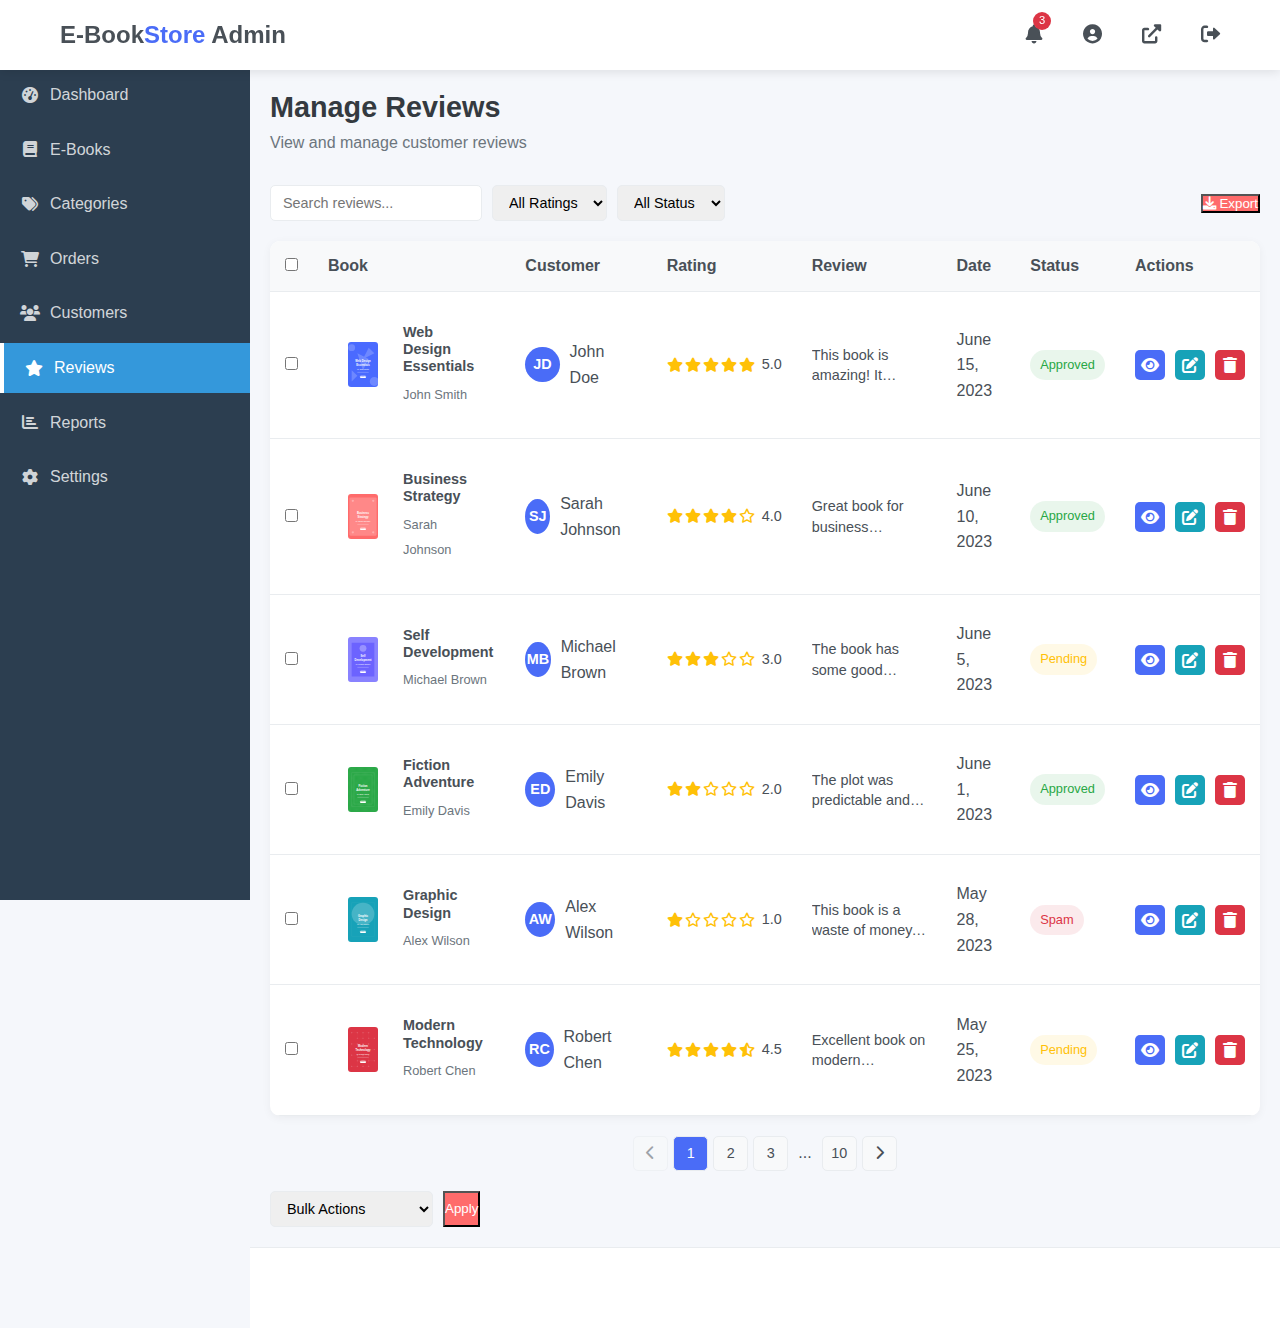
<file: admin/reviews.html>
<!DOCTYPE html>
<html lang="en">
<head>
    <meta charset="UTF-8">
    <meta name="viewport" content="width=device-width, initial-scale=1.0">
    <title>Manage Reviews - E-Book Store Admin Panel</title>
    <link rel="stylesheet" href="https://cdnjs.cloudflare.com/ajax/libs/font-awesome/6.0.0/css/all.min.css">
    <link rel="stylesheet" href="../css/style.css">
    <link rel="stylesheet" href="css/admin.css">
</head>
<body>
    <!-- Header -->
    <header>
        <div class="container">
            <div class="logo">
                <h1><a href="index.html">E-Book<span>Store</span> Admin</a></h1>
            </div>
            <div class="nav-icons">
                <a href="#" class="notifications">
                    <i class="fas fa-bell"></i>
                    <span class="notification-count">3</span>
                </a>
                <a href="#" class="admin-profile">
                    <i class="fas fa-user-circle"></i>
                </a>
                <a href="../index.html" class="view-site">
                    <i class="fas fa-external-link-alt"></i>
                </a>
                <a href="#" class="logout-btn">
                    <i class="fas fa-sign-out-alt"></i>
                </a>
            </div>
        </div>
    </header>

    <!-- Admin Dashboard -->
    <div class="admin-dashboard">
        <!-- Sidebar -->
        <div class="sidebar">
            <nav class="sidebar-nav">
                <ul>
                    <li>
                        <a href="index.html">
                            <i class="fas fa-tachometer-alt"></i>
                            <span>Dashboard</span>
                        </a>
                    </li>
                    <li>
                        <a href="books.html">
                            <i class="fas fa-book"></i>
                            <span>E-Books</span>
                        </a>
                    </li>
                    <li>
                        <a href="categories.html">
                            <i class="fas fa-tags"></i>
                            <span>Categories</span>
                        </a>
                    </li>
                    <li>
                        <a href="orders.html">
                            <i class="fas fa-shopping-cart"></i>
                            <span>Orders</span>
                        </a>
                    </li>
                    <li>
                        <a href="customers.html">
                            <i class="fas fa-users"></i>
                            <span>Customers</span>
                        </a>
                    </li>
                    <li class="active">
                        <a href="reviews.html">
                            <i class="fas fa-star"></i>
                            <span>Reviews</span>
                        </a>
                    </li>
                    <li>
                        <a href="reports.html">
                            <i class="fas fa-chart-bar"></i>
                            <span>Reports</span>
                        </a>
                    </li>
                    <li>
                        <a href="settings.html">
                            <i class="fas fa-cog"></i>
                            <span>Settings</span>
                        </a>
                    </li>
                </ul>
            </nav>
        </div>

        <!-- Main Content -->
        <div class="main-content">
            <div class="page-header">
                <h2>Manage Reviews</h2>
                <p>View and manage customer reviews</p>
            </div>

            <!-- Action Bar -->
            <div class="action-bar">
                <div class="search-filter">
                    <input type="text" id="review-search" placeholder="Search reviews...">
                    <select id="rating-filter">
                        <option value="">All Ratings</option>
                        <option value="5">5 Stars</option>
                        <option value="4">4 Stars</option>
                        <option value="3">3 Stars</option>
                        <option value="2">2 Stars</option>
                        <option value="1">1 Star</option>
                    </select>
                    <select id="status-filter">
                        <option value="">All Status</option>
                        <option value="approved">Approved</option>
                        <option value="pending">Pending</option>
                        <option value="spam">Spam</option>
                    </select>
                </div>
                <button id="export-reviews-btn" class="btn-secondary">
                    <i class="fas fa-download"></i> Export
                </button>
            </div>

            <!-- Reviews Table -->
            <div class="reviews-table-container">
                <table class="reviews-table">
                    <thead>
                        <tr>
                            <th>
                                <input type="checkbox" id="select-all-reviews">
                            </th>
                            <th>Book</th>
                            <th>Customer</th>
                            <th>Rating</th>
                            <th>Review</th>
                            <th>Date</th>
                            <th>Status</th>
                            <th>Actions</th>
                        </tr>
                    </thead>
                    <tbody>
                        <tr>
                            <td>
                                <input type="checkbox" class="review-checkbox">
                            </td>
                            <td>
                                <div class="book-info">
                                    <img src="../images/book1.svg" alt="Web Design Essentials">
                                    <div>
                                        <h5>Web Design Essentials</h5>
                                        <small>John Smith</small>
                                    </div>
                                </div>
                            </td>
                            <td>
                                <div class="customer-info">
                                    <div class="customer-avatar">
                                        <span>JD</span>
                                    </div>
                                    <span class="customer-name">John Doe</span>
                                </div>
                            </td>
                            <td>
                                <div class="rating">
                                    <i class="fas fa-star"></i>
                                    <i class="fas fa-star"></i>
                                    <i class="fas fa-star"></i>
                                    <i class="fas fa-star"></i>
                                    <i class="fas fa-star"></i>
                                    <span>5.0</span>
                                </div>
                            </td>
                            <td>
                                <div class="review-text">
                                    <p>This book is amazing! It covers all the essential aspects of web design in a clear and concise manner.</p>
                                </div>
                            </td>
                            <td>June 15, 2023</td>
                            <td><span class="status-badge approved">Approved</span></td>
                            <td>
                                <div class="action-buttons">
                                    <a href="#" class="view-btn" title="View"><i class="fas fa-eye"></i></a>
                                    <a href="#" class="edit-btn" title="Edit"><i class="fas fa-edit"></i></a>
                                    <a href="#" class="delete-btn" title="Delete"><i class="fas fa-trash"></i></a>
                                </div>
                            </td>
                        </tr>
                        <tr>
                            <td>
                                <input type="checkbox" class="review-checkbox">
                            </td>
                            <td>
                                <div class="book-info">
                                    <img src="../images/book2.svg" alt="Business Strategy">
                                    <div>
                                        <h5>Business Strategy</h5>
                                        <small>Sarah Johnson</small>
                                    </div>
                                </div>
                            </td>
                            <td>
                                <div class="customer-info">
                                    <div class="customer-avatar">
                                        <span>SJ</span>
                                    </div>
                                    <span class="customer-name">Sarah Johnson</span>
                                </div>
                            </td>
                            <td>
                                <div class="rating">
                                    <i class="fas fa-star"></i>
                                    <i class="fas fa-star"></i>
                                    <i class="fas fa-star"></i>
                                    <i class="fas fa-star"></i>
                                    <i class="far fa-star"></i>
                                    <span>4.0</span>
                                </div>
                            </td>
                            <td>
                                <div class="review-text">
                                    <p>Great book for business professionals. The strategies are practical and easy to implement.</p>
                                </div>
                            </td>
                            <td>June 10, 2023</td>
                            <td><span class="status-badge approved">Approved</span></td>
                            <td>
                                <div class="action-buttons">
                                    <a href="#" class="view-btn" title="View"><i class="fas fa-eye"></i></a>
                                    <a href="#" class="edit-btn" title="Edit"><i class="fas fa-edit"></i></a>
                                    <a href="#" class="delete-btn" title="Delete"><i class="fas fa-trash"></i></a>
                                </div>
                            </td>
                        </tr>
                        <tr>
                            <td>
                                <input type="checkbox" class="review-checkbox">
                            </td>
                            <td>
                                <div class="book-info">
                                    <img src="../images/book3.svg" alt="Self Development">
                                    <div>
                                        <h5>Self Development</h5>
                                        <small>Michael Brown</small>
                                    </div>
                                </div>
                            </td>
                            <td>
                                <div class="customer-info">
                                    <div class="customer-avatar">
                                        <span>MB</span>
                                    </div>
                                    <span class="customer-name">Michael Brown</span>
                                </div>
                            </td>
                            <td>
                                <div class="rating">
                                    <i class="fas fa-star"></i>
                                    <i class="fas fa-star"></i>
                                    <i class="fas fa-star"></i>
                                    <i class="far fa-star"></i>
                                    <i class="far fa-star"></i>
                                    <span>3.0</span>
                                </div>
                            </td>
                            <td>
                                <div class="review-text">
                                    <p>The book has some good insights, but I expected more practical exercises.</p>
                                </div>
                            </td>
                            <td>June 5, 2023</td>
                            <td><span class="status-badge pending">Pending</span></td>
                            <td>
                                <div class="action-buttons">
                                    <a href="#" class="view-btn" title="View"><i class="fas fa-eye"></i></a>
                                    <a href="#" class="edit-btn" title="Edit"><i class="fas fa-edit"></i></a>
                                    <a href="#" class="delete-btn" title="Delete"><i class="fas fa-trash"></i></a>
                                </div>
                            </td>
                        </tr>
                        <tr>
                            <td>
                                <input type="checkbox" class="review-checkbox">
                            </td>
                            <td>
                                <div class="book-info">
                                    <img src="../images/book4.svg" alt="Fiction Adventure">
                                    <div>
                                        <h5>Fiction Adventure</h5>
                                        <small>Emily Davis</small>
                                    </div>
                                </div>
                            </td>
                            <td>
                                <div class="customer-info">
                                    <div class="customer-avatar">
                                        <span>ED</span>
                                    </div>
                                    <span class="customer-name">Emily Davis</span>
                                </div>
                            </td>
                            <td>
                                <div class="rating">
                                    <i class="fas fa-star"></i>
                                    <i class="fas fa-star"></i>
                                    <i class="far fa-star"></i>
                                    <i class="far fa-star"></i>
                                    <i class="far fa-star"></i>
                                    <span>2.0</span>
                                </div>
                            </td>
                            <td>
                                <div class="review-text">
                                    <p>The plot was predictable and the characters were not well developed.</p>
                                </div>
                            </td>
                            <td>June 1, 2023</td>
                            <td><span class="status-badge approved">Approved</span></td>
                            <td>
                                <div class="action-buttons">
                                    <a href="#" class="view-btn" title="View"><i class="fas fa-eye"></i></a>
                                    <a href="#" class="edit-btn" title="Edit"><i class="fas fa-edit"></i></a>
                                    <a href="#" class="delete-btn" title="Delete"><i class="fas fa-trash"></i></a>
                                </div>
                            </td>
                        </tr>
                        <tr>
                            <td>
                                <input type="checkbox" class="review-checkbox">
                            </td>
                            <td>
                                <div class="book-info">
                                    <img src="../images/book5.svg" alt="Graphic Design">
                                    <div>
                                        <h5>Graphic Design</h5>
                                        <small>Alex Wilson</small>
                                    </div>
                                </div>
                            </td>
                            <td>
                                <div class="customer-info">
                                    <div class="customer-avatar">
                                        <span>AW</span>
                                    </div>
                                    <span class="customer-name">Alex Wilson</span>
                                </div>
                            </td>
                            <td>
                                <div class="rating">
                                    <i class="fas fa-star"></i>
                                    <i class="far fa-star"></i>
                                    <i class="far fa-star"></i>
                                    <i class="far fa-star"></i>
                                    <i class="far fa-star"></i>
                                    <span>1.0</span>
                                </div>
                            </td>
                            <td>
                                <div class="review-text">
                                    <p>This book is a waste of money. The content is outdated and not relevant to modern graphic design.</p>
                                </div>
                            </td>
                            <td>May 28, 2023</td>
                            <td><span class="status-badge spam">Spam</span></td>
                            <td>
                                <div class="action-buttons">
                                    <a href="#" class="view-btn" title="View"><i class="fas fa-eye"></i></a>
                                    <a href="#" class="edit-btn" title="Edit"><i class="fas fa-edit"></i></a>
                                    <a href="#" class="delete-btn" title="Delete"><i class="fas fa-trash"></i></a>
                                </div>
                            </td>
                        </tr>
                        <tr>
                            <td>
                                <input type="checkbox" class="review-checkbox">
                            </td>
                            <td>
                                <div class="book-info">
                                    <img src="../images/book6.svg" alt="Modern Technology">
                                    <div>
                                        <h5>Modern Technology</h5>
                                        <small>Robert Chen</small>
                                    </div>
                                </div>
                            </td>
                            <td>
                                <div class="customer-info">
                                    <div class="customer-avatar">
                                        <span>RC</span>
                                    </div>
                                    <span class="customer-name">Robert Chen</span>
                                </div>
                            </td>
                            <td>
                                <div class="rating">
                                    <i class="fas fa-star"></i>
                                    <i class="fas fa-star"></i>
                                    <i class="fas fa-star"></i>
                                    <i class="fas fa-star"></i>
                                    <i class="fas fa-star-half-alt"></i>
                                    <span>4.5</span>
                                </div>
                            </td>
                            <td>
                                <div class="review-text">
                                    <p>Excellent book on modern technology trends. The author explains complex concepts in a simple way.</p>
                                </div>
                            </td>
                            <td>May 25, 2023</td>
                            <td><span class="status-badge pending">Pending</span></td>
                            <td>
                                <div class="action-buttons">
                                    <a href="#" class="view-btn" title="View"><i class="fas fa-eye"></i></a>
                                    <a href="#" class="edit-btn" title="Edit"><i class="fas fa-edit"></i></a>
                                    <a href="#" class="delete-btn" title="Delete"><i class="fas fa-trash"></i></a>
                                </div>
                            </td>
                        </tr>
                    </tbody>
                </table>
            </div>

            <!-- Pagination -->
            <div class="pagination">
                <button class="pagination-btn" disabled><i class="fas fa-chevron-left"></i></button>
                <button class="pagination-btn active">1</button>
                <button class="pagination-btn">2</button>
                <button class="pagination-btn">3</button>
                <span class="pagination-ellipsis">...</span>
                <button class="pagination-btn">10</button>
                <button class="pagination-btn"><i class="fas fa-chevron-right"></i></button>
            </div>

            <!-- Bulk Actions -->
            <div class="bulk-actions">
                <select id="bulk-action-select">
                    <option value="">Bulk Actions</option>
                    <option value="approved">Mark as Approved</option>
                    <option value="pending">Mark as Pending</option>
                    <option value="spam">Mark as Spam</option>
                    <option value="delete">Delete</option>
                </select>
                <button class="btn-secondary" id="apply-bulk-action">Apply</button>
            </div>
        </div>
    </div>

    <!-- Review Details Modal -->
    <div class="modal" id="review-modal">
        <div class="modal-content review-details-modal">
            <div class="modal-header">
                <h3>Review Details</h3>
                <button class="close-modal"><i class="fas fa-times"></i></button>
            </div>
            <div class="modal-body">
                <div class="review-details-grid">
                    <!-- Book Information -->
                    <div class="book-details-section">
                        <h4>Book Information</h4>
                        <div class="book-details">
                            <img src="../images/book1.svg" alt="Web Design Essentials" id="modal-book-cover">
                            <div class="book-details-info">
                                <h5 id="modal-book-title">Web Design Essentials</h5>
                                <p id="modal-book-author">John Smith</p>
                                <a href="#" class="view-book-btn">View Book</a>
                            </div>
                        </div>
                    </div>

                    <!-- Customer Information -->
                    <div class="customer-details-section">
                        <h4>Customer Information</h4>
                        <div class="customer-details">
                            <div class="customer-avatar large">
                                <span id="modal-customer-initials">JD</span>
                            </div>
                            <div class="customer-details-info">
                                <h5 id="modal-customer-name">John Doe</h5>
                                <p id="modal-customer-email">john.doe@example.com</p>
                                <a href="#" class="view-customer-btn">View Customer</a>
                            </div>
                        </div>
                    </div>
                </div>

                <!-- Review Content -->
                <div class="review-content-section">
                    <h4>Review Content</h4>
                    <div class="review-content">
                        <div class="review-meta">
                            <div class="review-rating">
                                <span class="rating-label">Rating:</span>
                                <div class="rating" id="modal-rating">
                                    <i class="fas fa-star"></i>
                                    <i class="fas fa-star"></i>
                                    <i class="fas fa-star"></i>
                                    <i class="fas fa-star"></i>
                                    <i class="fas fa-star"></i>
                                    <span>5.0</span>
                                </div>
                            </div>
                            <div class="review-date">
                                <span class="date-label">Date:</span>
                                <span id="modal-review-date">June 15, 2023</span>
                            </div>
                            <div class="review-status">
                                <span class="status-label">Status:</span>
                                <select id="review-status-select">
                                    <option value="approved" selected>Approved</option>
                                    <option value="pending">Pending</option>
                                    <option value="spam">Spam</option>
                                </select>
                            </div>
                        </div>
                        <div class="review-text-content">
                            <h5>Review:</h5>
                            <textarea id="review-text" rows="5">This book is amazing! It covers all the essential aspects of web design in a clear and concise manner.</textarea>
                        </div>
                    </div>
                </div>

                <!-- Admin Response -->
                <div class="admin-response-section">
                    <h4>Admin Response</h4>
                    <textarea id="admin-response" rows="3" placeholder="Add a public response to this review..."></textarea>
                </div>

                <!-- Admin Notes -->
                <div class="admin-notes-section">
                    <h4>Admin Notes</h4>
                    <textarea id="admin-notes" rows="3" placeholder="Add private notes about this review (not visible to customers)..."></textarea>
                </div>
            </div>
            <div class="modal-footer">
                <div class="review-actions">
                    <button class="btn-secondary" id="highlight-review">
                        <i class="fas fa-thumbtack"></i> Highlight
                    </button>
                    <button class="btn-secondary" id="feature-review">
                        <i class="fas fa-star"></i> Feature
                    </button>
                </div>
                <div>
                    <button class="btn-secondary" id="cancel-review-edit">Cancel</button>
                    <button class="btn-primary" id="save-review-changes">Save Changes</button>
                </div>
            </div>
        </div>
    </div>

    <!-- Delete Confirmation Modal -->
    <div class="modal" id="delete-modal">
        <div class="modal-content">
            <div class="modal-header">
                <h3>Confirm Delete</h3>
                <button class="close-modal"><i class="fas fa-times"></i></button>
            </div>
            <div class="modal-body">
                <p>Are you sure you want to delete this review? This action cannot be undone.</p>
            </div>
            <div class="modal-footer">
                <button class="btn-secondary" id="cancel-delete">Cancel</button>
                <button class="btn-danger" id="confirm-delete">Delete</button>
            </div>
        </div>
    </div>

    <!-- Footer -->
    <footer class="admin-footer">
        <div class="container">
            <p>&copy; 2023 E-Book Store Admin Panel. All rights reserved.</p>
        </div>
    </footer>

    <!-- JavaScript -->
    <script src="../js/main.js"></script>
    <script src="js/admin.js"></script>
    <script>
        document.addEventListener('DOMContentLoaded', function() {
            // Review modal elements
            const reviewModal = document.getElementById('review-modal');
            const closeModalBtns = document.querySelectorAll('.close-modal');
            const cancelReviewEditBtn = document.getElementById('cancel-review-edit');
            const saveReviewChangesBtn = document.getElementById('save-review-changes');

            // View review buttons
            const viewBtns = document.querySelectorAll('.view-btn');
            viewBtns.forEach(btn => {
                btn.addEventListener('click', function(e) {
                    e.preventDefault();
                    reviewModal.style.display = 'flex';
                    
                    // Get review data from the row
                    const row = this.closest('tr');
                    const bookTitle = row.querySelector('.book-info h5').textContent;
                    const bookAuthor = row.querySelector('.book-info small').textContent;
                    const bookCover = row.querySelector('.book-info img').src;
                    const customerName = row.querySelector('.customer-name').textContent;
                    const customerInitials = row.querySelector('.customer-avatar span').textContent;
                    const rating = row.querySelector('.rating span').textContent;
                    const reviewText = row.querySelector('.review-text p').textContent;
                    const reviewDate = row.querySelector('td:nth-child(6)').textContent;
                    const reviewStatus = row.querySelector('.status-badge').classList.contains('approved') ? 'approved' : 
                                        row.querySelector('.status-badge').classList.contains('pending') ? 'pending' : 'spam';
                    
                    // Update modal with review data
                    document.getElementById('modal-book-title').textContent = bookTitle;
                    document.getElementById('modal-book-author').textContent = bookAuthor;
                    document.getElementById('modal-book-cover').src = bookCover;
                    document.getElementById('modal-customer-name').textContent = customerName;
                    document.getElementById('modal-customer-initials').textContent = customerInitials;
                    document.getElementById('modal-customer-email').textContent = customerName.toLowerCase().replace(' ', '.') + '@example.com';
                    document.getElementById('modal-review-date').textContent = reviewDate;
                    document.getElementById('review-status-select').value = reviewStatus;
                    document.getElementById('review-text').value = reviewText;
                    
                    // Update rating stars
                    const ratingValue = parseFloat(rating);
                    const ratingStars = document.querySelectorAll('#modal-rating i');
                    ratingStars.forEach((star, index) => {
                        if (index < Math.floor(ratingValue)) {
                            star.className = 'fas fa-star';
                        } else if (index === Math.floor(ratingValue) && ratingValue % 1 !== 0) {
                            star.className = 'fas fa-star-half-alt';
                        } else {
                            star.className = 'far fa-star';
                        }
                    });
                    document.querySelector('#modal-rating span').textContent = ratingValue.toFixed(1);
                });
            });

            // Close modal when close button or cancel button is clicked
            closeModalBtns.forEach(btn => {
                btn.addEventListener('click', function() {
                    reviewModal.style.display = 'none';
                    document.getElementById('delete-modal').style.display = 'none';
                });
            });

            cancelReviewEditBtn.addEventListener('click', function() {
                reviewModal.style.display = 'none';
            });

            // Close modal when clicking outside the modal content
            window.addEventListener('click', function(event) {
                if (event.target === reviewModal) {
                    reviewModal.style.display = 'none';
                }
                if (event.target === document.getElementById('delete-modal')) {
                    document.getElementById('delete-modal').style.display = 'none';
                }
            });

            // Save review changes
            saveReviewChangesBtn.addEventListener('click', function() {
                // Simulate saving review changes
                const newStatus = document.getElementById('review-status-select').value;
                const newReviewText = document.getElementById('review-text').value;
                const bookTitle = document.getElementById('modal-book-title').textContent;
                
                // Find the review row
                const reviewRows = document.querySelectorAll('.reviews-table tbody tr');
                let reviewRow = null;
                
                reviewRows.forEach(row => {
                    const rowBookTitle = row.querySelector('.book-info h5').textContent;
                    const rowCustomerName = row.querySelector('.customer-name').textContent;
                    const modalCustomerName = document.getElementById('modal-customer-name').textContent;
                    
                    if (rowBookTitle === bookTitle && rowCustomerName === modalCustomerName) {
                        reviewRow = row;
                    }
                });
                
                if (reviewRow) {
                    // Update status badge class and text
                    const statusBadge = reviewRow.querySelector('.status-badge');
                    statusBadge.className = 'status-badge ' + newStatus;
                    statusBadge.textContent = newStatus.charAt(0).toUpperCase() + newStatus.slice(1);
                    
                    // Update review text
                    reviewRow.querySelector('.review-text p').textContent = newReviewText;
                }
                
                alert('Review changes saved successfully!');
                reviewModal.style.display = 'none';
            });

            // Delete review buttons
            const deleteBtns = document.querySelectorAll('.delete-btn');
            const deleteModal = document.getElementById('delete-modal');
            const cancelDeleteBtn = document.getElementById('cancel-delete');
            const confirmDeleteBtn = document.getElementById('confirm-delete');
            let reviewToDelete = null;

            deleteBtns.forEach(btn => {
                btn.addEventListener('click', function(e) {
                    e.preventDefault();
                    deleteModal.style.display = 'flex';
                    reviewToDelete = this.closest('tr');
                });
            });

            cancelDeleteBtn.addEventListener('click', function() {
                deleteModal.style.display = 'none';
                reviewToDelete = null;
            });

            confirmDeleteBtn.addEventListener('click', function() {
                if (reviewToDelete) {
                    reviewToDelete.remove();
                    alert('Review deleted successfully!');
                    deleteModal.style.display = 'none';
                    reviewToDelete = null;
                }
            });

            // Select all checkbox
            const selectAllCheckbox = document.getElementById('select-all-reviews');
            const reviewCheckboxes = document.querySelectorAll('.review-checkbox');

            selectAllCheckbox.addEventListener('change', function() {
                reviewCheckboxes.forEach(checkbox => {
                    checkbox.checked = this.checked;
                });
            });

            // Bulk actions
            const bulkActionSelect = document.getElementById('bulk-action-select');
            const applyBulkActionBtn = document.getElementById('apply-bulk-action');

            applyBulkActionBtn.addEventListener('click', function() {
                const selectedAction = bulkActionSelect.value;
                if (!selectedAction) {
                    alert('Please select an action');
                    return;
                }

                const selectedReviews = document.querySelectorAll('.review-checkbox:checked');
                if (selectedReviews.length === 0) {
                    alert('Please select at least one review');
                    return;
                }

                if (selectedAction === 'delete') {
                    if (confirm(`Are you sure you want to delete ${selectedReviews.length} reviews? This action cannot be undone.`)) {
                        selectedReviews.forEach(checkbox => {
                            checkbox.closest('tr').remove();
                        });
                        alert('Reviews deleted successfully!');
                    }
                } else {
                    // Handle other bulk actions
                    selectedReviews.forEach(checkbox => {
                        const statusBadge = checkbox.closest('tr').querySelector('.status-badge');
                        statusBadge.className = 'status-badge ' + selectedAction;
                        statusBadge.textContent = selectedAction.charAt(0).toUpperCase() + selectedAction.slice(1);
                    });
                    alert(`Status updated for ${selectedReviews.length} reviews!`);
                }

                // Reset bulk action select
                bulkActionSelect.value = '';
                selectAllCheckbox.checked = false;
            });

            // Search and filter functionality
            const reviewSearch = document.getElementById('review-search');
            const ratingFilter = document.getElementById('rating-filter');
            const statusFilter = document.getElementById('status-filter');

            function filterReviews() {
                const searchTerm = reviewSearch.value.toLowerCase();
                const ratingValue = ratingFilter.value;
                const statusValue = statusFilter.value;

                const reviewRows = document.querySelectorAll('.reviews-table tbody tr');
                
                reviewRows.forEach(row => {
                    const bookTitle = row.querySelector('.book-info h5').textContent.toLowerCase();
                    const bookAuthor = row.querySelector('.book-info small').textContent.toLowerCase();
                    const customerName = row.querySelector('.customer-name').textContent.toLowerCase();
                    const reviewText = row.querySelector('.review-text p').textContent.toLowerCase();
                    const rating = row.querySelector('.rating span').textContent.charAt(0);
                    const statusBadge = row.querySelector('.status-badge');
                    const status = statusBadge.classList.contains('approved') ? 'approved' : 
                                statusBadge.classList.contains('pending') ? 'pending' : 'spam';
                    
                    const matchesSearch = bookTitle.includes(searchTerm) || 
                                        bookAuthor.includes(searchTerm) || 
                                        customerName.includes(searchTerm) || 
                                        reviewText.includes(searchTerm);
                    const matchesRating = ratingValue === '' || rating === ratingValue;
                    const matchesStatus = statusValue === '' || status === statusValue;
                    
                    if (matchesSearch && matchesRating && matchesStatus) {
                        row.style.display = '';
                    } else {
                        row.style.display = 'none';
                    }
                });
            }

            reviewSearch.addEventListener('input', filterReviews);
            ratingFilter.addEventListener('change', filterReviews);
            statusFilter.addEventListener('change', filterReviews);

            // Export reviews button
            const exportReviewsBtn = document.getElementById('export-reviews-btn');
            exportReviewsBtn.addEventListener('click', function() {
                alert('Reviews exported successfully!');
            });

            // Highlight and feature review buttons
            const highlightReviewBtn = document.getElementById('highlight-review');
            const featureReviewBtn = document.getElementById('feature-review');

            highlightReviewBtn.addEventListener('click', function() {
                alert('Review highlighted successfully!');
            });

            featureReviewBtn.addEventListener('click', function() {
                alert('Review featured successfully!');
            });

            // Pagination
            const paginationBtns = document.querySelectorAll('.pagination-btn');
            paginationBtns.forEach(btn => {
                btn.addEventListener('click', function() {
                    if (!this.disabled) {
                        document.querySelector('.pagination-btn.active').classList.remove('active');
                        this.classList.add('active');
                    }
                });
            });

            // Add styles for reviews page
            const style = document.createElement('style');
            style.textContent = `
                .action-bar {
                    display: flex;
                    justify-content: space-between;
                    align-items: center;
                    margin-bottom: 20px;
                    flex-wrap: wrap;
                    gap: 10px;
                }

                .search-filter {
                    display: flex;
                    gap: 10px;
                    flex-wrap: wrap;
                }

                .search-filter input,
                .search-filter select {
                    padding: 8px 12px;
                    border: 1px solid var(--admin-border);
                    border-radius: 5px;
                    font-size: 0.9rem;
                }

                .reviews-table-container {
                    overflow-x: auto;
                    background-color: var(--admin-card-bg);
                    border-radius: 10px;
                    box-shadow: 0 2px 10px rgba(0, 0, 0, 0.05);
                    margin-bottom: 20px;
                }

                .reviews-table {
                    width: 100%;
                    border-collapse: collapse;
                }

                .reviews-table th,
                .reviews-table td {
                    padding: 12px 15px;
                    text-align: left;
                    border-bottom: 1px solid var(--admin-border);
                }

                .reviews-table th {
                    background-color: var(--admin-light);
                    color: var(--admin-text);
                    font-weight: 600;
                }

                .reviews-table tbody tr:hover {
                    background-color: rgba(74, 108, 247, 0.05);
                }

                .book-info {
                    display: flex;
                    align-items: center;
                    gap: 10px;
                }

                .book-info img {
                    width: 30px;
                    height: 45px;
                    object-fit: cover;
                    border-radius: 3px;
                }

                .book-info h5 {
                    margin: 0 0 5px 0;
                    font-size: 0.9rem;
                }

                .book-info small {
                    color: var(--admin-text-muted);
                    font-size: 0.8rem;
                }

                .customer-info {
                    display: flex;
                    align-items: center;
                    gap: 10px;
                }

                .customer-avatar {
                    width: 35px;
                    height: 35px;
                    border-radius: 50%;
                    background-color: var(--admin-primary);
                    color: white;
                    display: flex;
                    align-items: center;
                    justify-content: center;
                    font-weight: 600;
                    font-size: 0.9rem;
                }

                .customer-avatar.large {
                    width: 60px;
                    height: 60px;
                    font-size: 1.2rem;
                }

                .customer-name {
                    font-weight: 500;
                }

                .rating {
                    display: flex;
                    align-items: center;
                    gap: 2px;
                }

                .rating i {
                    color: #ffc107;
                    font-size: 0.9rem;
                }

                .rating span {
                    margin-left: 5px;
                    font-weight: 500;
                    font-size: 0.9rem;
                }

                .review-text {
                    max-width: 300px;
                }

                .review-text p {
                    margin: 0;
                    font-size: 0.9rem;
                    line-height: 1.4;
                    display: -webkit-box;
                    -webkit-line-clamp: 2;
                    -webkit-box-orient: vertical;
                    overflow: hidden;
                    text-overflow: ellipsis;
                }

                .status-badge {
                    display: inline-block;
                    padding: 5px 10px;
                    border-radius: 20px;
                    font-size: 0.8rem;
                    font-weight: 500;
                }

                .status-badge.approved {
                    background-color: rgba(40, 167, 69, 0.1);
                    color: var(--admin-success);
                }

                .status-badge.pending {
                    background-color: rgba(255, 193, 7, 0.1);
                    color: var(--admin-warning);
                }

                .status-badge.spam {
                    background-color: rgba(220, 53, 69, 0.1);
                    color: var(--admin-danger);
                }

                .action-buttons {
                    display: flex;
                    gap: 10px;
                }

                .view-btn,
                .edit-btn,
                .delete-btn {
                    width: 30px;
                    height: 30px;
                    border-radius: 5px;
                    display: flex;
                    align-items: center;
                    justify-content: center;
                    color: white;
                    text-decoration: none;
                    transition: background-color 0.3s ease;
                }

                .view-btn {
                    background-color: var(--admin-primary);
                }

                .view-btn:hover {
                    background-color: #3a5bd9;
                }

                .edit-btn {
                    background-color: var(--admin-info);
                }

                .edit-btn:hover {
                    background-color: #138496;
                }

                .delete-btn {
                    background-color: var(--admin-danger);
                }

                .delete-btn:hover {
                    background-color: #c82333;
                }

                .pagination {
                    display: flex;
                    justify-content: center;
                    align-items: center;
                    margin: 20px 0;
                    gap: 5px;
                }

                .pagination-btn {
                    width: 35px;
                    height: 35px;
                    border-radius: 5px;
                    display: flex;
                    align-items: center;
                    justify-content: center;
                    background-color: var(--admin-light);
                    border: 1px solid var(--admin-border);
                    color: var(--admin-text);
                    font-size: 0.9rem;
                    cursor: pointer;
                    transition: all 0.3s ease;
                }

                .pagination-btn:hover:not(:disabled) {
                    background-color: var(--admin-primary);
                    color: white;
                }

                .pagination-btn.active {
                    background-color: var(--admin-primary);
                    color: white;
                }

                .pagination-btn:disabled {
                    opacity: 0.5;
                    cursor: not-allowed;
                }

                .pagination-ellipsis {
                    margin: 0 5px;
                }

                .bulk-actions {
                    display: flex;
                    gap: 10px;
                    margin-top: 20px;
                }

                .bulk-actions select {
                    padding: 8px 12px;
                    border: 1px solid var(--admin-border);
                    border-radius: 5px;
                    font-size: 0.9rem;
                }

                /* Review Details Modal Styles */
                .review-details-modal {
                    width: 80%;
                    max-width: 1000px;
                }

                .review-details-grid {
                    display: grid;
                    grid-template-columns: 1fr 1fr;
                    gap: 20px;
                    margin-bottom: 20px;
                }

                .book-details-section,
                .customer-details-section,
                .review-content-section,
                .admin-response-section,
                .admin-notes-section {
                    background-color: var(--admin-light);
                    border-radius: 10px;
                    padding: 15px;
                    margin-bottom: 20px;
                }

                .book-details-section h4,
                .customer-details-section h4,
                .review-content-section h4,
                .admin-response-section h4,
                .admin-notes-section h4 {
                    margin-top: 0;
                    margin-bottom: 15px;
                    font-size: 1.1rem;
                    color: var(--admin-dark);
                }

                .book-details {
                    display: flex;
                    gap: 15px;
                }

                .book-details img {
                    width: 80px;
                    height: 120px;
                    object-fit: cover;
                    border-radius: 5px;
                }

                .book-details-info h5 {
                    margin: 0 0 5px 0;
                    font-size: 1.1rem;
                }

                .book-details-info p {
                    margin: 0 0 15px 0;
                    color: var(--admin-text-muted);
                    font-size: 0.9rem;
                }

                .view-book-btn,
                .view-customer-btn {
                    display: inline-block;
                    padding: 5px 10px;
                    background-color: var(--admin-primary);
                    color: white;
                    border-radius: 5px;
                    text-decoration: none;
                    font-size: 0.8rem;
                    transition: background-color 0.3s ease;
                }

                .view-book-btn:hover,
                .view-customer-btn:hover {
                    background-color: #3a5bd9;
                }

                .customer-details {
                    display: flex;
                    gap: 15px;
                }

                .customer-details-info h5 {
                    margin: 0 0 5px 0;
                    font-size: 1.1rem;
                }

                .customer-details-info p {
                    margin: 0 0 15px 0;
                    color: var(--admin-text-muted);
                    font-size: 0.9rem;
                }

                .review-meta {
                    display: flex;
                    flex-wrap: wrap;
                    gap: 20px;
                    margin-bottom: 15px;
                }

                .review-rating,
                .review-date,
                .review-status {
                    display: flex;
                    align-items: center;
                    gap: 10px;
                }

                .rating-label,
                .date-label,
                .status-label {
                    font-size: 0.9rem;
                    color: var(--admin-text-muted);
                }

                #review-status-select {
                    padding: 5px 10px;
                    border: 1px solid var(--admin-border);
                    border-radius: 5px;
                    font-size: 0.9rem;
                }

                .review-text-content h5 {
                    margin: 0 0 10px 0;
                    font-size: 0.9rem;
                    color: var(--admin-text-muted);
                }

                #review-text,
                #admin-response,
                #admin-notes {
                    width: 100%;
                    padding: 10px;
                    border: 1px solid var(--admin-border);
                    border-radius: 5px;
                    font-size: 0.9rem;
                    resize: vertical;
                }

                .review-actions {
                    display: flex;
                    gap: 10px;
                }

                @media (max-width: 992px) {
                    .review-details-grid {
                        grid-template-columns: 1fr;
                    }

                    .review-details-modal {
                        width: 95%;
                    }
                }

                @media (max-width: 768px) {
                    .action-bar {
                        flex-direction: column;
                        align-items: flex-start;
                    }

                    .search-filter {
                        width: 100%;
                    }

                    .search-filter input,
                    .search-filter select {
                        flex: 1;
                    }

                    .modal-footer {
                        flex-direction: column;
                        gap: 10px;
                    }

                    .review-actions {
                        width: 100%;
                        justify-content: space-between;
                    }

                    .review-meta {
                        flex-direction: column;
                        gap: 10px;
                    }
                }
            `;
            document.head.appendChild(style);
        });
    </script>
</body>
</html>
</file>
<file: css/style.css>
/* Global Styles */
:root {
    --primary-color: #4a6bff;
    --secondary-color: #ff6b6b;
    --accent-color: #6c63ff;
    --dark-color: #333;
    --light-color: #f4f4f4;
    --success-color: #28a745;
    --danger-color: #dc3545;
    --warning-color: #ffc107;
    --info-color: #17a2b8;
    --gray-color: #6c757d;
    --light-gray: #e9ecef;
    --border-color: #ddd;
    --box-shadow: 0 5px 15px rgba(0, 0, 0, 0.1);
    --transition: all 0.3s ease;
    --border-radius: 5px;
    --container-width: 1200px;
}

* {
    margin: 0;
    padding: 0;
    box-sizing: border-box;
}

body {
    font-family: 'Segoe UI', Tahoma, Geneva, Verdana, sans-serif;
    line-height: 1.6;
    color: var(--dark-color);
    background-color: #fff;
}

a {
    text-decoration: none;
    color: var(--primary-color);
    transition: var(--transition);
}

a:hover {
    color: var(--accent-color);
}

ul {
    list-style: none;
}

img {
    max-width: 100%;
    height: auto;
}

.container {
    max-width: var(--container-width);
    margin: 0 auto;
    padding: 0 20px;
}

/* Typography */
h1, h2, h3, h4, h5, h6 {
    font-weight: 700;
    line-height: 1.2;
    margin-bottom: 15px;
}

h1 {
    font-size: 2.5rem;
}

h2 {
    font-size: 2rem;
}

h3 {
    font-size: 1.75rem;
}

h4 {
    font-size: 1.5rem;
}

h5 {
    font-size: 1.25rem;
}

h6 {
    font-size: 1rem;
}

p {
    margin-bottom: 15px;
}

/* Buttons */
.btn {
    display: inline-block;
    padding: 12px 25px;
    border: none;
    border-radius: var(--border-radius);
    cursor: pointer;
    font-size: 1rem;
    font-weight: 600;
    text-align: center;
    transition: var(--transition);
}

.btn-primary {
    background-color: var(--primary-color);
    color: #fff;
}

.btn-primary:hover {
    background-color: var(--accent-color);
    color: #fff;
}

.btn-secondary {
    background-color: var(--secondary-color);
    color: #fff;
}

.btn-secondary:hover {
    background-color: #ff5252;
    color: #fff;
}

.btn-outline {
    background-color: transparent;
    border: 2px solid var(--primary-color);
    color: var(--primary-color);
}

.btn-outline:hover {
    background-color: var(--primary-color);
    color: #fff;
}

.btn-danger {
    background-color: var(--danger-color);
    color: #fff;
}

.btn-danger:hover {
    background-color: #c82333;
    color: #fff;
}

.btn-block {
    display: block;
    width: 100%;
}

/* Section Styles */
section {
    padding: 80px 0;
}

.section-header {
    text-align: center;
    margin-bottom: 50px;
}

.section-header h2 {
    position: relative;
    display: inline-block;
    margin-bottom: 15px;
    padding-bottom: 15px;
}

.section-header h2::after {
    content: '';
    position: absolute;
    bottom: 0;
    left: 50%;
    transform: translateX(-50%);
    width: 50px;
    height: 3px;
    background-color: var(--primary-color);
}

.section-header p {
    color: var(--gray-color);
    max-width: 700px;
    margin: 0 auto;
}

/* Header Styles */
header {
    background-color: #fff;
    box-shadow: 0 2px 10px rgba(0, 0, 0, 0.1);
    position: sticky;
    top: 0;
    z-index: 1000;
}

header .container {
    display: flex;
    justify-content: space-between;
    align-items: center;
    padding: 15px 20px;
}

.logo h1 {
    font-size: 1.8rem;
    margin-bottom: 0;
}

.logo span {
    color: var(--primary-color);
}

.nav-links {
    display: flex;
}

.nav-links li {
    margin: 0 15px;
}

.nav-links a {
    color: var(--dark-color);
    font-weight: 600;
    position: relative;
}

.nav-links a:hover,
.nav-links a.active {
    color: var(--primary-color);
}

.nav-links a.active::after {
    content: '';
    position: absolute;
    bottom: -5px;
    left: 0;
    width: 100%;
    height: 2px;
    background-color: var(--primary-color);
}

.nav-icons {
    display: flex;
    align-items: center;
}

.nav-icons a {
    margin-left: 20px;
    color: var(--dark-color);
    position: relative;
}

.nav-icons a:hover,
.nav-icons a.active {
    color: var(--primary-color);
}

.cart-count {
    position: absolute;
    top: -10px;
    right: -10px;
    background-color: var(--primary-color);
    color: #fff;
    font-size: 0.7rem;
    width: 18px;
    height: 18px;
    border-radius: 50%;
    display: flex;
    justify-content: center;
    align-items: center;
}

.mobile-menu {
    display: none;
    cursor: pointer;
    font-size: 1.5rem;
}

/* Hero Section */
.hero {
    background: linear-gradient(rgba(0, 0, 0, 0.7), rgba(0, 0, 0, 0.7)), url('../images/hero-bg.svg') no-repeat center center/cover;
    color: #fff;
    padding: 150px 0;
    text-align: center;
}

.hero-content {
    max-width: 800px;
    margin: 0 auto;
}

.hero h1 {
    font-size: 3rem;
    margin-bottom: 20px;
}

.hero p {
    font-size: 1.2rem;
    margin-bottom: 30px;
}

.hero-buttons {
    display: flex;
    justify-content: center;
    gap: 15px;
}

/* Featured Books Section */
.featured-books {
    background-color: var(--light-color);
}

.books-grid {
    display: grid;
    grid-template-columns: repeat(auto-fill, minmax(250px, 1fr));
    gap: 30px;
}

.book-card {
    background-color: #fff;
    border-radius: var(--border-radius);
    overflow: hidden;
    box-shadow: var(--box-shadow);
    transition: var(--transition);
}

.book-card:hover {
    transform: translateY(-5px);
    box-shadow: 0 10px 20px rgba(0, 0, 0, 0.15);
}

.book-cover {
    position: relative;
    overflow: hidden;
    height: 300px;
}

.book-cover img {
    width: 100%;
    height: 100%;
    object-fit: cover;
    transition: var(--transition);
}

.book-overlay {
    position: absolute;
    top: 0;
    left: 0;
    width: 100%;
    height: 100%;
    background-color: rgba(0, 0, 0, 0.7);
    display: flex;
    flex-direction: column;
    justify-content: center;
    align-items: center;
    gap: 15px;
    opacity: 0;
    transition: var(--transition);
}

.book-card:hover .book-overlay {
    opacity: 1;
}

.preview-btn,
.add-to-cart-btn {
    padding: 10px 20px;
    border-radius: var(--border-radius);
    font-weight: 600;
    transition: var(--transition);
}

.preview-btn {
    background-color: var(--primary-color);
    color: #fff;
}

.add-to-cart-btn {
    background-color: var(--secondary-color);
    color: #fff;
}

.preview-btn:hover,
.add-to-cart-btn:hover {
    transform: scale(1.05);
}

.book-info {
    padding: 20px;
}

.book-info h3 {
    font-size: 1.2rem;
    margin-bottom: 10px;
}

.book-category {
    color: var(--gray-color);
    font-size: 0.9rem;
    margin-bottom: 10px;
}

.book-price {
    font-weight: 700;
    color: var(--primary-color);
    margin-bottom: 10px;
}

.book-rating {
    color: var(--warning-color);
    display: flex;
    align-items: center;
}

.book-rating span {
    color: var(--gray-color);
    margin-left: 5px;
    font-size: 0.9rem;
}

/* Benefits Section */
.benefits {
    background-color: #fff;
}

.benefits-grid {
    display: grid;
    grid-template-columns: repeat(auto-fill, minmax(300px, 1fr));
    gap: 30px;
}

.benefit-card {
    text-align: center;
    padding: 30px;
    border-radius: var(--border-radius);
    box-shadow: var(--box-shadow);
    transition: var(--transition);
}

.benefit-card:hover {
    transform: translateY(-5px);
}

.benefit-icon {
    font-size: 3rem;
    color: var(--primary-color);
    margin-bottom: 20px;
}

.benefit-card h3 {
    margin-bottom: 15px;
}

/* Categories Section */
.categories {
    background-color: var(--light-color);
}

.category-tabs {
    display: flex;
    justify-content: center;
    flex-wrap: wrap;
    margin-bottom: 40px;
}

.category-tab {
    padding: 10px 20px;
    margin: 0 10px 10px 0;
    background-color: #fff;
    border-radius: var(--border-radius);
    cursor: pointer;
    transition: var(--transition);
}

.category-tab:hover,
.category-tab.active {
    background-color: var(--primary-color);
    color: #fff;
}

/* Call to Action Section */
.cta-section {
    background: linear-gradient(rgba(0, 0, 0, 0.8), rgba(0, 0, 0, 0.8)), url('../images/cta-bg.svg') no-repeat center center/cover;
    color: #fff;
    text-align: center;
    padding: 100px 0;
}

.cta-content {
    max-width: 800px;
    margin: 0 auto;
}

.cta-content h2 {
    font-size: 2.5rem;
    margin-bottom: 20px;
}

.cta-content p {
    font-size: 1.2rem;
    margin-bottom: 30px;
}

.cta-buttons {
    display: flex;
    justify-content: center;
    gap: 15px;
}

/* Footer Styles */
footer {
    background-color: var(--dark-color);
    color: #fff;
    padding: 70px 0 20px;
}

.footer-grid {
    display: grid;
    grid-template-columns: repeat(auto-fill, minmax(250px, 1fr));
    gap: 30px;
    margin-bottom: 50px;
}

.footer-about h3,
.footer-links h3,
.footer-categories h3,
.footer-contact h3 {
    color: #fff;
    margin-bottom: 20px;
    font-size: 1.3rem;
}

.footer-about span {
    color: var(--primary-color);
}

.footer-about p {
    margin-bottom: 20px;
}

.social-icons {
    display: flex;
    gap: 15px;
}

.social-icons a {
    display: flex;
    justify-content: center;
    align-items: center;
    width: 40px;
    height: 40px;
    background-color: rgba(255, 255, 255, 0.1);
    border-radius: 50%;
    color: #fff;
    transition: var(--transition);
}

.social-icons a:hover {
    background-color: var(--primary-color);
    transform: translateY(-3px);
}

.footer-links ul,
.footer-categories ul,
.footer-contact ul {
    display: flex;
    flex-direction: column;
    gap: 10px;
}

.footer-links a,
.footer-categories a {
    color: #ccc;
    transition: var(--transition);
}

.footer-links a:hover,
.footer-categories a:hover {
    color: var(--primary-color);
    padding-left: 5px;
}

.footer-contact li {
    display: flex;
    align-items: center;
    gap: 10px;
    color: #ccc;
}

.footer-contact i {
    color: var(--primary-color);
}

.footer-bottom {
    border-top: 1px solid rgba(255, 255, 255, 0.1);
    padding-top: 20px;
    display: flex;
    justify-content: space-between;
    align-items: center;
    flex-wrap: wrap;
    gap: 20px;
}

.footer-bottom p {
    margin-bottom: 0;
}

.footer-bottom-links {
    display: flex;
    gap: 20px;
}

.footer-bottom-links a {
    color: #ccc;
}

.footer-bottom-links a:hover {
    color: var(--primary-color);
}

/* Page Banner */
.page-banner {
    background: linear-gradient(rgba(0, 0, 0, 0.7), rgba(0, 0, 0, 0.7)), url('../images/page-banner.svg') no-repeat center center/cover;
    color: #fff;
    text-align: center;
    padding: 80px 0;
}

.page-banner h1 {
    font-size: 2.5rem;
    margin-bottom: 15px;
}

/* Categories Page Styles */
.category-filter {
    background-color: #fff;
    padding: 30px;
    border-radius: var(--border-radius);
    box-shadow: var(--box-shadow);
    margin-bottom: 40px;
}

.filter-header {
    display: flex;
    justify-content: space-between;
    align-items: center;
    margin-bottom: 20px;
}

.search-box {
    display: flex;
    align-items: center;
    background-color: var(--light-color);
    border-radius: var(--border-radius);
    padding: 10px 15px;
    width: 100%;
    max-width: 400px;
}

.search-box input {
    border: none;
    background: transparent;
    width: 100%;
    padding: 5px;
    outline: none;
}

.search-box button {
    background: transparent;
    border: none;
    color: var(--gray-color);
    cursor: pointer;
}

.filter-options {
    display: flex;
    justify-content: space-between;
    align-items: center;
    flex-wrap: wrap;
    gap: 20px;
}

.sort-by {
    display: flex;
    align-items: center;
    gap: 10px;
}

.sort-by select {
    padding: 8px 15px;
    border: 1px solid var(--border-color);
    border-radius: var(--border-radius);
    outline: none;
}

.pagination {
    display: flex;
    justify-content: center;
    margin-top: 40px;
    gap: 10px;
}

.pagination-item {
    width: 40px;
    height: 40px;
    display: flex;
    justify-content: center;
    align-items: center;
    border-radius: 50%;
    background-color: #fff;
    color: var(--dark-color);
    box-shadow: var(--box-shadow);
    transition: var(--transition);
}

.pagination-item:hover,
.pagination-item.active {
    background-color: var(--primary-color);
    color: #fff;
}

/* About Page Styles */
.about-story,
.mission-vision,
.team-section,
.achievements,
.testimonials {
    padding: 80px 0;
}

.about-story,
.achievements {
    background-color: var(--light-color);
}

.story-content {
    display: grid;
    grid-template-columns: 1fr 1fr;
    gap: 40px;
    align-items: center;
}

.story-image img {
    border-radius: var(--border-radius);
    box-shadow: var(--box-shadow);
}

.mission-vision-grid {
    display: grid;
    grid-template-columns: 1fr 1fr;
    gap: 30px;
}

.mission-card,
.vision-card {
    background-color: #fff;
    padding: 30px;
    border-radius: var(--border-radius);
    box-shadow: var(--box-shadow);
}

.values-list {
    margin-top: 20px;
}

.values-list li {
    display: flex;
    align-items: center;
    gap: 10px;
    margin-bottom: 15px;
}

.values-list i {
    color: var(--primary-color);
}

.team-grid {
    display: grid;
    grid-template-columns: repeat(auto-fill, minmax(250px, 1fr));
    gap: 30px;
}

.team-member {
    background-color: #fff;
    border-radius: var(--border-radius);
    overflow: hidden;
    box-shadow: var(--box-shadow);
    text-align: center;
    transition: var(--transition);
}

.team-member:hover {
    transform: translateY(-5px);
}

.team-member-image {
    height: 250px;
    overflow: hidden;
}

.team-member-image img {
    width: 100%;
    height: 100%;
    object-fit: cover;
    transition: var(--transition);
}

.team-member:hover .team-member-image img {
    transform: scale(1.05);
}

.team-member-info {
    padding: 20px;
}

.team-member-info h3 {
    margin-bottom: 5px;
}

.team-member-position {
    color: var(--gray-color);
    margin-bottom: 15px;
}

.team-social-icons {
    display: flex;
    justify-content: center;
    gap: 15px;
}

.team-social-icons a {
    color: var(--dark-color);
    transition: var(--transition);
}

.team-social-icons a:hover {
    color: var(--primary-color);
}

.achievements-grid {
    display: grid;
    grid-template-columns: repeat(auto-fill, minmax(200px, 1fr));
    gap: 30px;
}

.achievement-card {
    background-color: #fff;
    padding: 30px;
    border-radius: var(--border-radius);
    box-shadow: var(--box-shadow);
    text-align: center;
    transition: var(--transition);
}

.achievement-card:hover {
    transform: translateY(-5px);
}

.achievement-number {
    font-size: 2.5rem;
    font-weight: 700;
    color: var(--primary-color);
    margin-bottom: 10px;
}

.testimonials-slider {
    display: grid;
    grid-template-columns: repeat(auto-fill, minmax(350px, 1fr));
    gap: 30px;
    margin-bottom: 30px;
}

.testimonial-card {
    background-color: #fff;
    padding: 30px;
    border-radius: var(--border-radius);
    box-shadow: var(--box-shadow);
    transition: var(--transition);
}

.testimonial-card:hover {
    transform: translateY(-5px);
}

.testimonial-content {
    margin-bottom: 20px;
    position: relative;
}

.testimonial-content::before {
    content: '\201C';
    font-size: 4rem;
    position: absolute;
    top: -20px;
    left: -10px;
    color: var(--light-gray);
    z-index: -1;
}

.testimonial-author {
    display: flex;
    align-items: center;
    gap: 15px;
}

.testimonial-author img {
    width: 60px;
    height: 60px;
    border-radius: 50%;
    object-fit: cover;
}

.author-info h4 {
    margin-bottom: 5px;
}

.author-info p {
    color: var(--gray-color);
    margin-bottom: 0;
}

.testimonial-controls {
    display: flex;
    justify-content: center;
    gap: 15px;
}

.testimonial-prev,
.testimonial-next {
    width: 40px;
    height: 40px;
    border-radius: 50%;
    background-color: #fff;
    border: none;
    box-shadow: var(--box-shadow);
    display: flex;
    justify-content: center;
    align-items: center;
    cursor: pointer;
    transition: var(--transition);
}

.testimonial-prev:hover,
.testimonial-next:hover {
    background-color: var(--primary-color);
    color: #fff;
}

/* Contact Page Styles */
.contact-section {
    padding: 80px 0;
}

.contact-container {
    display: grid;
    grid-template-columns: 1fr 1fr;
    gap: 40px;
}

.contact-info {
    background-color: #fff;
    padding: 30px;
    border-radius: var(--border-radius);
    box-shadow: var(--box-shadow);
}

.contact-info-item {
    display: flex;
    align-items: flex-start;
    gap: 15px;
    margin-bottom: 20px;
}

.contact-icon {
    width: 50px;
    height: 50px;
    background-color: var(--light-color);
    border-radius: 50%;
    display: flex;
    justify-content: center;
    align-items: center;
    color: var(--primary-color);
    font-size: 1.2rem;
}

.contact-details h3 {
    font-size: 1.2rem;
    margin-bottom: 5px;
}

.contact-form {
    background-color: #fff;
    padding: 30px;
    border-radius: var(--border-radius);
    box-shadow: var(--box-shadow);
}

.form-group {
    margin-bottom: 20px;
}

.form-group label {
    display: block;
    margin-bottom: 8px;
    font-weight: 600;
}

.form-group input,
.form-group textarea,
.form-group select {
    width: 100%;
    padding: 12px 15px;
    border: 1px solid var(--border-color);
    border-radius: var(--border-radius);
    outline: none;
    transition: var(--transition);
}

.form-group input:focus,
.form-group textarea:focus,
.form-group select:focus {
    border-color: var(--primary-color);
}

.form-row {
    display: grid;
    grid-template-columns: 1fr 1fr;
    gap: 20px;
}

.map-container {
    margin-top: 40px;
    border-radius: var(--border-radius);
    overflow: hidden;
    box-shadow: var(--box-shadow);
    height: 400px;
}

.map-container iframe {
    width: 100%;
    height: 100%;
    border: none;
}

.social-connect {
    margin-top: 40px;
    text-align: center;
}

.social-connect h3 {
    margin-bottom: 20px;
}

.connect-icons {
    display: flex;
    justify-content: center;
    gap: 20px;
}

.connect-icons a {
    display: flex;
    justify-content: center;
    align-items: center;
    width: 50px;
    height: 50px;
    background-color: var(--light-color);
    border-radius: 50%;
    color: var(--dark-color);
    font-size: 1.2rem;
    transition: var(--transition);
}

.connect-icons a:hover {
    background-color: var(--primary-color);
    color: #fff;
    transform: translateY(-3px);
}

/* FAQ Section */
.faq-section {
    background-color: var(--light-color);
    padding: 80px 0;
}

.faq-container {
    max-width: 800px;
    margin: 0 auto;
}

.faq-item {
    background-color: #fff;
    border-radius: var(--border-radius);
    box-shadow: var(--box-shadow);
    margin-bottom: 20px;
    overflow: hidden;
}

.faq-question {
    padding: 20px;
    display: flex;
    justify-content: space-between;
    align-items: center;
    cursor: pointer;
}

.faq-question h3 {
    margin-bottom: 0;
    font-size: 1.1rem;
}

.faq-toggle {
    color: var(--primary-color);
    transition: var(--transition);
}

.faq-answer {
    padding: 0 20px 20px;
    display: none;
}

.faq-item.active .faq-toggle i {
    transform: rotate(45deg);
}

.faq-item.active .faq-answer {
    display: block;
}

/* Modal Styles */
.modal {
    display: none;
    position: fixed;
    top: 0;
    left: 0;
    width: 100%;
    height: 100%;
    background-color: rgba(0, 0, 0, 0.7);
    z-index: 1100;
    overflow-y: auto;
}

.modal-content {
    background-color: #fff;
    margin: 50px auto;
    padding: 30px;
    border-radius: var(--border-radius);
    max-width: 500px;
    position: relative;
    animation: modalOpen 0.3s ease;
}

@keyframes modalOpen {
    from {
        opacity: 0;
        transform: translateY(-50px);
    }
    to {
        opacity: 1;
        transform: translateY(0);
    }
}

.close-modal {
    position: absolute;
    top: 15px;
    right: 15px;
    font-size: 1.5rem;
    cursor: pointer;
    color: var(--gray-color);
    transition: var(--transition);
}

.close-modal:hover {
    color: var(--danger-color);
}

.auth-tabs {
    display: flex;
    margin-bottom: 20px;
    border-bottom: 1px solid var(--border-color);
}

.auth-tab {
    padding: 10px 20px;
    background: transparent;
    border: none;
    cursor: pointer;
    font-size: 1rem;
    font-weight: 600;
    color: var(--gray-color);
    transition: var(--transition);
}

.auth-tab.active {
    color: var(--primary-color);
    border-bottom: 2px solid var(--primary-color);
}

.auth-form {
    display: none;
}

.auth-form.active {
    display: block;
}

.auth-form h2 {
    text-align: center;
    margin-bottom: 20px;
}

.remember-forgot {
    display: flex;
    justify-content: space-between;
    align-items: center;
}

.forgot-password {
    color: var(--primary-color);
    font-size: 0.9rem;
}

/* Chat Widget */
.chat-widget {
    position: fixed;
    bottom: 30px;
    right: 30px;
    z-index: 1000;
}

.chat-button {
    width: 60px;
    height: 60px;
    background-color: var(--primary-color);
    border-radius: 50%;
    display: flex;
    justify-content: center;
    align-items: center;
    color: #fff;
    font-size: 1.5rem;
    cursor: pointer;
    box-shadow: var(--box-shadow);
    transition: var(--transition);
}

.chat-button:hover {
    transform: scale(1.05);
}

.chat-box {
    position: absolute;
    bottom: 80px;
    right: 0;
    width: 350px;
    background-color: #fff;
    border-radius: var(--border-radius);
    box-shadow: var(--box-shadow);
    overflow: hidden;
    display: none;
}

.chat-header {
    background-color: var(--primary-color);
    color: #fff;
    padding: 15px;
    display: flex;
    justify-content: space-between;
    align-items: center;
}

.chat-header h3 {
    margin-bottom: 0;
    font-size: 1.1rem;
}

.close-chat {
    cursor: pointer;
    font-size: 1.2rem;
}

.chat-messages {
    height: 300px;
    padding: 15px;
    overflow-y: auto;
}

.message {
    margin-bottom: 15px;
    display: flex;
}

.message.support {
    justify-content: flex-start;
}

.message.user {
    justify-content: flex-end;
}

.message-content {
    max-width: 80%;
    padding: 10px 15px;
    border-radius: 15px;
}

.message.support .message-content {
    background-color: var(--light-color);
}

.message.user .message-content {
    background-color: var(--primary-color);
    color: #fff;
}

.message-time {
    font-size: 0.8rem;
    color: var(--gray-color);
    display: block;
    margin-top: 5px;
}

.message.user .message-time {
    color: rgba(255, 255, 255, 0.8);
}

.chat-input {
    display: flex;
    padding: 10px;
    border-top: 1px solid var(--border-color);
}

.chat-input input {
    flex: 1;
    padding: 10px;
    border: 1px solid var(--border-color);
    border-radius: 20px;
    outline: none;
}

.chat-input button {
    background-color: var(--primary-color);
    color: #fff;
    border: none;
    width: 40px;
    height: 40px;
    border-radius: 50%;
    margin-left: 10px;
    cursor: pointer;
    transition: var(--transition);
}

.chat-input button:hover {
    background-color: var(--accent-color);
}

/* WhatsApp Float */
.whatsapp-float {
    position: fixed;
    bottom: 100px;
    right: 30px;
    background-color: #25d366;
    color: #fff;
    width: 60px;
    height: 60px;
    border-radius: 50%;
    display: flex;
    justify-content: center;
    align-items: center;
    font-size: 1.5rem;
    box-shadow: var(--box-shadow);
    z-index: 999;
    transition: var(--transition);
}

.whatsapp-float:hover {
    transform: scale(1.05);
}

/* Book Preview Modal */
.preview-modal {
    display: none;
    position: fixed;
    top: 0;
    left: 0;
    width: 100%;
    height: 100%;
    background-color: rgba(0, 0, 0, 0.9);
    z-index: 1100;
    overflow-y: auto;
}

.preview-modal-content {
    background-color: #fff;
    margin: 50px auto;
    max-width: 800px;
    position: relative;
    border-radius: var(--border-radius);
    overflow: hidden;
    animation: modalOpen 0.3s ease;
}

.preview-header {
    background-color: var(--primary-color);
    color: #fff;
    padding: 15px 20px;
    display: flex;
    justify-content: space-between;
    align-items: center;
}

.preview-header h3 {
    margin-bottom: 0;
}

.close-preview {
    cursor: pointer;
    font-size: 1.5rem;
    color: #fff;
}

.preview-book-info {
    display: flex;
    padding: 20px;
    gap: 20px;
    border-bottom: 1px solid var(--border-color);
}

.preview-book-cover {
    width: 150px;
    height: 200px;
}

.preview-book-cover img {
    width: 100%;
    height: 100%;
    object-fit: cover;
    border-radius: var(--border-radius);
}

.preview-book-details h4 {
    margin-bottom: 10px;
}

.preview-book-author {
    color: var(--gray-color);
    margin-bottom: 10px;
}

.preview-book-description {
    margin-bottom: 15px;
}

.preview-content {
    padding: 20px;
    max-height: 400px;
    overflow-y: auto;
}

.preview-page {
    background-color: #f9f9f9;
    padding: 20px;
    border-radius: var(--border-radius);
    margin-bottom: 20px;
    box-shadow: 0 2px 5px rgba(0, 0, 0, 0.1);
}

.preview-footer {
    padding: 15px 20px;
    background-color: #f9f9f9;
    display: flex;
    justify-content: space-between;
    align-items: center;
}

.preview-pagination {
    display: flex;
    gap: 10px;
}

.preview-pagination button {
    background-color: #fff;
    border: 1px solid var(--border-color);
    padding: 8px 15px;
    border-radius: var(--border-radius);
    cursor: pointer;
    transition: var(--transition);
}

.preview-pagination button:hover {
    background-color: var(--primary-color);
    color: #fff;
}

.preview-actions {
    display: flex;
    gap: 10px;
}

/* Cart Page Styles */
.cart-section {
    padding: 80px 0;
    background-color: var(--light-color);
}

.cart-container {
    display: grid;
    grid-template-columns: 2fr 1fr;
    gap: 30px;
}

.cart-items {
    background-color: #fff;
    border-radius: var(--border-radius);
    box-shadow: var(--box-shadow);
    padding: 30px;
}

.cart-table {
    width: 100%;
    margin-bottom: 20px;
}

.cart-header {
    display: grid;
    grid-template-columns: 3fr 1fr 1fr 1fr 0.5fr;
    padding: 15px 0;
    border-bottom: 1px solid var(--border-color);
    font-weight: 600;
}

.cart-item {
    display: grid;
    grid-template-columns: 3fr 1fr 1fr 1fr 0.5fr;
    padding: 20px 0;
    border-bottom: 1px solid var(--border-color);
    align-items: center;
}

.cart-product {
    display: flex;
    align-items: center;
    gap: 15px;
}

.cart-product img {
    width: 80px;
    height: 100px;
    object-fit: cover;
    border-radius: var(--border-radius);
}

.cart-product-info h3 {
    font-size: 1.1rem;
    margin-bottom: 5px;
}

.cart-product-info p {
    color: var(--gray-color);
    margin-bottom: 0;
}

.quantity-selector {
    display: flex;
    align-items: center;
    border: 1px solid var(--border-color);
    border-radius: var(--border-radius);
    overflow: hidden;
    width: fit-content;
}

.quantity-btn {
    background-color: var(--light-color);
    border: none;
    width: 30px;
    height: 30px;
    display: flex;
    justify-content: center;
    align-items: center;
    cursor: pointer;
}

.quantity-selector input {
    width: 40px;
    border: none;
    text-align: center;
    font-weight: 600;
}

.remove-item {
    background-color: transparent;
    border: none;
    color: var(--danger-color);
    cursor: pointer;
    transition: var(--transition);
}

.remove-item:hover {
    transform: scale(1.1);
}

.cart-actions {
    display: flex;
    justify-content: space-between;
    margin-top: 20px;
}

.cart-summary {
    background-color: #fff;
    border-radius: var(--border-radius);
    box-shadow: var(--box-shadow);
    padding: 30px;
    position: sticky;
    top: 100px;
}

.summary-header {
    margin-bottom: 20px;
    padding-bottom: 15px;
    border-bottom: 1px solid var(--border-color);
}

.summary-details {
    margin-bottom: 20px;
}

.summary-item {
    display: flex;
    justify-content: space-between;
    margin-bottom: 15px;
}

.summary-total {
    display: flex;
    justify-content: space-between;
    font-weight: 700;
    font-size: 1.2rem;
    padding-top: 15px;
    border-top: 1px solid var(--border-color);
    margin-bottom: 20px;
}

.coupon-section {
    margin-bottom: 20px;
}

.coupon-section h3 {
    font-size: 1.1rem;
    margin-bottom: 10px;
}

.coupon-form {
    display: flex;
    gap: 10px;
}

.coupon-form input {
    flex: 1;
    padding: 10px 15px;
    border: 1px solid var(--border-color);
    border-radius: var(--border-radius);
    outline: none;
}

/* Checkout Styles */
.checkout-section {
    padding: 80px 0;
    background-color: var(--light-color);
}

.checkout-container {
    max-width: 900px;
    margin: 0 auto;
}

.checkout-form-container {
    background-color: #fff;
    border-radius: var(--border-radius);
    box-shadow: var(--box-shadow);
    padding: 30px;
}

.checkout-section h3 {
    margin-bottom: 20px;
    padding-bottom: 10px;
    border-bottom: 1px solid var(--border-color);
}

.payment-options {
    display: flex;
    gap: 20px;
    margin-bottom: 20px;
}

.payment-option {
    display: flex;
    align-items: center;
    gap: 10px;
}

.payment-details {
    background-color: var(--light-color);
    padding: 20px;
    border-radius: var(--border-radius);
    margin-bottom: 20px;
}

.qr-code-container {
    display: flex;
    flex-direction: column;
    align-items: center;
    gap: 15px;
}

.qr-code-container img {
    width: 200px;
    height: 200px;
    border-radius: var(--border-radius);
}

.order-review {
    background-color: var(--light-color);
    padding: 20px;
    border-radius: var(--border-radius);
}

.order-item {
    display: flex;
    justify-content: space-between;
    margin-bottom: 10px;
}

.order-item.discount {
    color: var(--danger-color);
}

.order-item.tax {
    color: var(--gray-color);
}

.order-total {
    display: flex;
    justify-content: space-between;
    font-weight: 700;
    padding-top: 10px;
    border-top: 1px solid var(--border-color);
    margin-top: 10px;
}

.terms-checkbox {
    display: flex;
    align-items: center;
    gap: 10px;
    margin: 20px 0;
}

.mobile-order-summary {
    display: none;
    background-color: #fff;
    border-radius: var(--border-radius);
    box-shadow: var(--box-shadow);
    margin-bottom: 20px;
}

.mobile-summary-toggle {
    padding: 15px;
    display: flex;
    justify-content: space-between;
    align-items: center;
    cursor: pointer;
}

.mobile-summary-content {
    padding: 0 15px 15px;
    border-top: 1px solid var(--border-color);
}

/* Order Confirmation */
.order-confirmation {
    padding: 80px 0;
    background-color: var(--light-color);
}

.confirmation-container {
    max-width: 700px;
    margin: 0 auto;
    background-color: #fff;
    border-radius: var(--border-radius);
    box-shadow: var(--box-shadow);
    padding: 40px;
    text-align: center;
}

.confirmation-icon {
    font-size: 5rem;
    color: var(--success-color);
    margin-bottom: 20px;
}

.order-details {
    margin: 30px 0;
    text-align: left;
    background-color: var(--light-color);
    padding: 20px;
    border-radius: var(--border-radius);
}

.order-info {
    margin-top: 15px;
}

.order-info-item {
    display: flex;
    justify-content: space-between;
    margin-bottom: 10px;
}

.confirmation-actions {
    display: flex;
    justify-content: center;
    gap: 15px;
    margin-top: 30px;
}

/* Services Page Styles */
.services-overview {
    padding: 80px 0;
}

.services-grid {
    display: grid;
    grid-template-columns: repeat(auto-fill, minmax(300px, 1fr));
    gap: 30px;
}

.service-card {
    background-color: #fff;
    padding: 30px;
    border-radius: var(--border-radius);
    box-shadow: var(--box-shadow);
    text-align: center;
    transition: var(--transition);
}

.service-card:hover {
    transform: translateY(-5px);
}

.service-icon {
    font-size: 3rem;
    color: var(--primary-color);
    margin-bottom: 20px;
}

.featured-services {
    background-color: var(--light-color);
    padding: 80px 0;
}

.featured-service {
    display: grid;
    grid-template-columns: 1fr 1fr;
    gap: 40px;
    align-items: center;
    margin-bottom: 60px;
}

.featured-service.reverse {
    grid-template-columns: 1fr 1fr;
    direction: rtl;
}

.featured-service-content {
    direction: ltr;
}

.featured-service-image img {
    width: 100%;
    border-radius: var(--border-radius);
    box-shadow: var(--box-shadow);
}

.service-features {
    margin: 20px 0;
}

.service-features li {
    display: flex;
    align-items: center;
    gap: 10px;
    margin-bottom: 10px;
}

.service-features i {
    color: var(--primary-color);
}

.service-plans {
    padding: 80px 0;
}

.plans-container {
    display: grid;
    grid-template-columns: repeat(auto-fill, minmax(300px, 1fr));
    gap: 30px;
}

.plan-card {
    background-color: #fff;
    border-radius: var(--border-radius);
    box-shadow: var(--box-shadow);
    overflow: hidden;
    transition: var(--transition);
    position: relative;
}

.plan-card:hover {
    transform: translateY(-5px);
}

.plan-card.popular {
    transform: scale(1.05);
    border: 2px solid var(--primary-color);
    z-index: 1;
}

.popular-badge {
    position: absolute;
    top: 0;
    right: 0;
    background-color: var(--primary-color);
    color: #fff;
    padding: 5px 15px;
    font-size: 0.8rem;
    font-weight: 600;
    border-bottom-left-radius: var(--border-radius);
}

.plan-header {
    padding: 30px;
    text-align: center;
    border-bottom: 1px solid var(--border-color);
}

.plan-price {
    margin-top: 15px;
}

.price {
    font-size: 2.5rem;
    font-weight: 700;
    color: var(--primary-color);
}

.period {
    font-size: 1rem;
    color: var(--gray-color);
}

.plan-features {
    padding: 30px;
}

.plan-features ul li {
    margin-bottom: 15px;
    display: flex;
    align-items: center;
    gap: 10px;
}

.plan-features i {
    color: var(--success-color);
}

.plan-features .not-included i {
    color: var(--danger-color);
}

.plan-footer {
    padding: 0 30px 30px;
    text-align: center;
}

.for-authors {
    padding: 80px 0;
    background-color: var(--light-color);
}

.author-services-grid {
    display: grid;
    grid-template-columns: repeat(auto-fill, minmax(250px, 1fr));
    gap: 30px;
    margin-bottom: 50px;
}

.author-service-card {
    background-color: #fff;
    padding: 30px;
    border-radius: var(--border-radius);
    box-shadow: var(--box-shadow);
    text-align: center;
    transition: var(--transition);
}

.author-service-card:hover {
    transform: translateY(-5px);
}

.author-service-icon {
    font-size: 2.5rem;
    color: var(--primary-color);
    margin-bottom: 20px;
}

.author-cta {
    background-color: #fff;
    padding: 40px;
    border-radius: var(--border-radius);
    box-shadow: var(--box-shadow);
    text-align: center;
}

.author-cta h3 {
    margin-bottom: 10px;
}

.author-cta p {
    margin-bottom: 20px;
}

/* Recommended Books Section */
.recommended-books {
    padding: 80px 0;
}

/* Responsive Styles */
@media (max-width: 1200px) {
    .container {
        max-width: 960px;
    }
}

@media (max-width: 992px) {
    .container {
        max-width: 720px;
    }

    .nav-links {
        display: none;
    }

    .mobile-menu {
        display: block;
    }

    .hero h1 {
        font-size: 2.5rem;
    }

    .story-content,
    .mission-vision-grid,
    .contact-container,
    .cart-container,
    .featured-service {
        grid-template-columns: 1fr;
    }

    .featured-service.reverse {
        grid-template-columns: 1fr;
    }

    .cart-summary {
        position: static;
    }

    .mobile-order-summary {
        display: block;
    }
}

@media (max-width: 768px) {
    .container {
        max-width: 540px;
    }

    section {
        padding: 60px 0;
    }

    .hero {
        padding: 100px 0;
    }

    .hero h1 {
        font-size: 2rem;
    }

    .hero-buttons {
        flex-direction: column;
        gap: 10px;
    }

    .footer-grid {
        grid-template-columns: 1fr 1fr;
    }

    .footer-bottom {
        flex-direction: column;
        text-align: center;
    }

    .cart-header,
    .cart-item {
        grid-template-columns: 2fr 1fr 1fr;
    }

    .cart-col.quantity-col,
    .cart-col.action-col {
        display: none;
    }

    .cart-actions {
        flex-direction: column;
        gap: 10px;
    }

    .cart-actions .btn {
        width: 100%;
    }
}

@media (max-width: 576px) {
    .container {
        width: 100%;
        padding: 0 15px;
    }

    .hero h1 {
        font-size: 1.8rem;
    }

    .section-header h2 {
        font-size: 1.8rem;
    }

    .footer-grid {
        grid-template-columns: 1fr;
    }

    .testimonials-slider {
        grid-template-columns: 1fr;
    }

    .form-row {
        grid-template-columns: 1fr;
    }

    .cart-header,
    .cart-item {
        grid-template-columns: 1fr 1fr;
    }

    .cart-col.price-col {
        display: none;
    }

    .confirmation-actions {
        flex-direction: column;
    }
}
</file>
<file: admin/css/admin.css>
/* Admin Panel Styles */
:root {
    --admin-primary: #4a6cf7;
    --admin-secondary: #6c757d;
    --admin-success: #28a745;
    --admin-danger: #dc3545;
    --admin-warning: #ffc107;
    --admin-info: #17a2b8;
    --admin-light: #f8f9fa;
    --admin-dark: #343a40;
    --admin-bg: #f5f7fb;
    --admin-sidebar-bg: #2c3e50;
    --admin-sidebar-active: #3498db;
    --admin-card-bg: #ffffff;
    --admin-border: #e9ecef;
    --admin-text: #495057;
    --admin-text-muted: #6c757d;
}

body {
    background-color: var(--admin-bg);
    color: var(--admin-text);
}

/* Header Styles */
header {
    background-color: #fff;
    box-shadow: 0 2px 10px rgba(0, 0, 0, 0.1);
    position: fixed;
    top: 0;
    left: 0;
    right: 0;
    z-index: 1000;
    height: 70px;
    display: flex;
    align-items: center;
}

header .container {
    display: flex;
    justify-content: space-between;
    align-items: center;
    width: 100%;
}

header .logo h1 {
    font-size: 1.5rem;
    margin: 0;
}

header .logo a {
    color: var(--admin-text);
    text-decoration: none;
}

header .logo span {
    color: var(--admin-primary);
}

.nav-icons {
    display: flex;
    gap: 20px;
}

.nav-icons a {
    color: var(--admin-text);
    font-size: 1.2rem;
    position: relative;
}

.notification-count {
    position: absolute;
    top: -8px;
    right: -8px;
    background-color: var(--admin-danger);
    color: white;
    font-size: 0.7rem;
    width: 18px;
    height: 18px;
    border-radius: 50%;
    display: flex;
    align-items: center;
    justify-content: center;
}

/* Admin Dashboard Layout */
.admin-dashboard {
    display: flex;
    margin-top: 70px;
    min-height: calc(100vh - 70px - 60px); /* Viewport height minus header and footer */
}

/* Sidebar Styles */
.sidebar {
    width: 250px;
    background-color: var(--admin-sidebar-bg);
    color: white;
    position: fixed;
    top: 70px;
    left: 0;
    bottom: 0;
    overflow-y: auto;
    transition: all 0.3s ease;
    z-index: 900;
}

.sidebar-nav ul {
    list-style: none;
    padding: 0;
    margin: 0;
}

.sidebar-nav li {
    margin-bottom: 5px;
}

.sidebar-nav li a {
    display: flex;
    align-items: center;
    padding: 12px 20px;
    color: rgba(255, 255, 255, 0.8);
    text-decoration: none;
    transition: all 0.3s ease;
}

.sidebar-nav li a:hover {
    background-color: rgba(255, 255, 255, 0.1);
    color: white;
}

.sidebar-nav li.active a {
    background-color: var(--admin-sidebar-active);
    color: white;
    border-left: 4px solid white;
}

.sidebar-nav li a i {
    margin-right: 10px;
    width: 20px;
    text-align: center;
}

/* Main Content Styles */
.main-content {
    flex: 1;
    padding: 20px;
    margin-left: 250px;
}

.page-header {
    margin-bottom: 30px;
}

.page-header h2 {
    margin: 0 0 5px 0;
    font-size: 1.8rem;
    color: var(--admin-dark);
}

.page-header p {
    margin: 0;
    color: var(--admin-text-muted);
}

/* Stats Cards */
.stats-cards {
    display: grid;
    grid-template-columns: repeat(auto-fill, minmax(250px, 1fr));
    gap: 20px;
    margin-bottom: 30px;
}

.stat-card {
    background-color: var(--admin-card-bg);
    border-radius: 10px;
    box-shadow: 0 2px 10px rgba(0, 0, 0, 0.05);
    padding: 20px;
    display: flex;
    justify-content: space-between;
    align-items: center;
    transition: transform 0.3s ease, box-shadow 0.3s ease;
}

.stat-card:hover {
    transform: translateY(-5px);
    box-shadow: 0 5px 15px rgba(0, 0, 0, 0.1);
}

.stat-card-content h3 {
    margin: 0 0 10px 0;
    font-size: 1rem;
    color: var(--admin-text-muted);
}

.stat-number {
    font-size: 1.8rem;
    font-weight: bold;
    margin: 0 0 5px 0;
    color: var(--admin-dark);
}

.stat-change {
    font-size: 0.8rem;
    margin: 0;
}

.stat-change.positive {
    color: var(--admin-success);
}

.stat-change.negative {
    color: var(--admin-danger);
}

.stat-card-icon {
    width: 50px;
    height: 50px;
    border-radius: 10px;
    background-color: rgba(74, 108, 247, 0.1);
    display: flex;
    align-items: center;
    justify-content: center;
    font-size: 1.5rem;
    color: var(--admin-primary);
}

/* Section Styles */
.section-header {
    display: flex;
    justify-content: space-between;
    align-items: center;
    margin-bottom: 20px;
}

.section-header h3 {
    margin: 0;
    font-size: 1.3rem;
    color: var(--admin-dark);
}

.view-all {
    color: var(--admin-primary);
    text-decoration: none;
    font-size: 0.9rem;
}

/* Recent Activity */
.recent-activity {
    background-color: var(--admin-card-bg);
    border-radius: 10px;
    box-shadow: 0 2px 10px rgba(0, 0, 0, 0.05);
    padding: 20px;
    margin-bottom: 30px;
}

.activity-list {
    display: flex;
    flex-direction: column;
    gap: 15px;
}

.activity-item {
    display: flex;
    align-items: center;
    padding: 15px;
    border-radius: 8px;
    background-color: var(--admin-light);
    transition: background-color 0.3s ease;
}

.activity-item:hover {
    background-color: rgba(74, 108, 247, 0.05);
}

.activity-icon {
    width: 40px;
    height: 40px;
    border-radius: 8px;
    display: flex;
    align-items: center;
    justify-content: center;
    margin-right: 15px;
    color: white;
}

.activity-icon.order {
    background-color: var(--admin-primary);
}

.activity-icon.review {
    background-color: var(--admin-warning);
}

.activity-icon.book {
    background-color: var(--admin-success);
}

.activity-icon.user {
    background-color: var(--admin-info);
}

.activity-details {
    flex: 1;
}

.activity-details h4 {
    margin: 0 0 5px 0;
    font-size: 1rem;
}

.activity-details p {
    margin: 0 0 5px 0;
    color: var(--admin-text-muted);
    font-size: 0.9rem;
}

.activity-time {
    font-size: 0.8rem;
    color: var(--admin-text-muted);
}

.activity-action {
    margin-left: 10px;
}

.btn-sm {
    padding: 5px 10px;
    background-color: var(--admin-primary);
    color: white;
    border-radius: 5px;
    text-decoration: none;
    font-size: 0.8rem;
    transition: background-color 0.3s ease;
}

.btn-sm:hover {
    background-color: #3a5bd9;
}

/* Sales Overview */
.sales-overview {
    background-color: var(--admin-card-bg);
    border-radius: 10px;
    box-shadow: 0 2px 10px rgba(0, 0, 0, 0.05);
    padding: 20px;
    margin-bottom: 30px;
}

.period-selector select {
    padding: 5px 10px;
    border-radius: 5px;
    border: 1px solid var(--admin-border);
    background-color: var(--admin-light);
    color: var(--admin-text);
}

.chart-placeholder {
    height: 300px;
    display: flex;
    align-items: flex-end;
    justify-content: space-around;
    padding: 20px 0;
    border-bottom: 1px solid var(--admin-border);
}

.chart-bars {
    display: flex;
    width: 100%;
    height: 100%;
    align-items: flex-end;
    justify-content: space-around;
}

.chart-bar {
    width: 40px;
    background-color: var(--admin-primary);
    border-radius: 5px 5px 0 0;
    position: relative;
    transition: height 0.5s ease;
}

.chart-bar span {
    position: absolute;
    bottom: -25px;
    left: 50%;
    transform: translateX(-50%);
    font-size: 0.8rem;
    color: var(--admin-text-muted);
}

/* Top Selling Books */
.top-selling-books {
    background-color: var(--admin-card-bg);
    border-radius: 10px;
    box-shadow: 0 2px 10px rgba(0, 0, 0, 0.05);
    padding: 20px;
    margin-bottom: 30px;
}

.books-table-container {
    overflow-x: auto;
}

.books-table {
    width: 100%;
    border-collapse: collapse;
}

.books-table th,
.books-table td {
    padding: 15px;
    text-align: left;
    border-bottom: 1px solid var(--admin-border);
}

.books-table th {
    background-color: var(--admin-light);
    color: var(--admin-text);
    font-weight: 600;
}

.books-table tbody tr:hover {
    background-color: rgba(74, 108, 247, 0.05);
}

.book-info {
    display: flex;
    align-items: center;
}

.book-info img {
    width: 50px;
    height: 70px;
    object-fit: cover;
    margin-right: 15px;
    border-radius: 5px;
}

.book-info h4 {
    margin: 0 0 5px 0;
    font-size: 1rem;
}

.book-info p {
    margin: 0;
    color: var(--admin-text-muted);
    font-size: 0.9rem;
}

.action-buttons {
    display: flex;
    gap: 10px;
}

.edit-btn,
.delete-btn {
    width: 30px;
    height: 30px;
    border-radius: 5px;
    display: flex;
    align-items: center;
    justify-content: center;
    color: white;
    text-decoration: none;
    transition: background-color 0.3s ease;
}

.edit-btn {
    background-color: var(--admin-info);
}

.edit-btn:hover {
    background-color: #138496;
}

.delete-btn {
    background-color: var(--admin-danger);
}

.delete-btn:hover {
    background-color: #c82333;
}

/* Admin Footer */
.admin-footer {
    background-color: var(--admin-card-bg);
    padding: 20px 0;
    text-align: center;
    border-top: 1px solid var(--admin-border);
    margin-top: auto;
    margin-left: 250px;
}

/* Responsive Styles */
@media (max-width: 992px) {
    .sidebar {
        width: 70px;
    }

    .sidebar-nav li a span {
        display: none;
    }

    .main-content,
    .admin-footer {
        margin-left: 70px;
    }
}

@media (max-width: 768px) {
    .stats-cards {
        grid-template-columns: 1fr;
    }

    .activity-item {
        flex-direction: column;
        align-items: flex-start;
    }

    .activity-icon {
        margin-bottom: 10px;
    }

    .activity-action {
        margin-left: 0;
        margin-top: 10px;
    }
}

@media (max-width: 576px) {
    .sidebar {
        width: 0;
        transform: translateX(-100%);
    }

    .sidebar.active {
        width: 250px;
        transform: translateX(0);
    }

    .main-content,
    .admin-footer {
        margin-left: 0;
    }

    .page-header {
        flex-direction: column;
        align-items: flex-start;
    }
}

/* UPI Payment Settings Styles */
.upi-settings {
    margin-top: 15px;
    padding-top: 15px;
    border-top: 1px dashed var(--admin-border);
}

.current-qr {
    margin-bottom: 15px;
}

.current-qr p {
    margin-bottom: 10px;
    font-size: 0.9rem;
    color: var(--admin-text-muted);
}

.current-qr img {
    border: 1px solid var(--admin-border);
    padding: 10px;
    background-color: white;
    border-radius: 5px;
}

.file-upload {
    display: flex;
    flex-direction: column;
    margin-bottom: 15px;
}

.file-upload input[type="file"] {
    position: absolute;
    width: 0.1px;
    height: 0.1px;
    opacity: 0;
    overflow: hidden;
    z-index: -1;
}

.file-upload-label {
    display: inline-block;
    padding: 8px 15px;
    background-color: var(--admin-secondary);
    color: white;
    border-radius: 5px;
    cursor: pointer;
    margin-bottom: 5px;
    text-align: center;
    transition: background-color 0.3s ease;
}

.file-upload-label:hover {
    background-color: #2c8c76;
}

.file-name {
    font-size: 0.85rem;
    color: var(--admin-text-muted);
    margin-top: 5px;
}

.edit-btn {
    background-color: var(--admin-info);
}

.edit-btn:hover {
    background-color: #138496;
}

.delete-btn {
    background-color: var(--admin-danger);
}

.delete-btn:hover {
    background-color: #c82333;
}

/* Admin Footer */
.admin-footer {
    background-color: var(--admin-card-bg);
    padding: 20px 0;
    text-align: center;
    border-top: 1px solid var(--admin-border);
    margin-top: auto;
    margin-left: 250px;
}

/* Responsive Styles */
@media (max-width: 992px) {
    .sidebar {
        width: 70px;
    }

    .sidebar-nav li a span {
        display: none;
    }

    .main-content,
    .admin-footer {
        margin-left: 70px;
    }
}

@media (max-width: 768px) {
    .stats-cards {
        grid-template-columns: 1fr;
    }

    .activity-item {
        flex-direction: column;
        align-items: flex-start;
    }

    .activity-icon {
        margin-bottom: 10px;
    }

    .activity-action {
        margin-left: 0;
        margin-top: 10px;
    }
}

@media (max-width: 576px) {
    .sidebar {
        width: 0;
        transform: translateX(-100%);
    }

    .sidebar.active {
        width: 250px;
        transform: translateX(0);
    }

    .main-content,
    .admin-footer {
        margin-left: 0;
    }

    .page-header {
        flex-direction: column;
        align-items: flex-start;
    }
}
</file>
